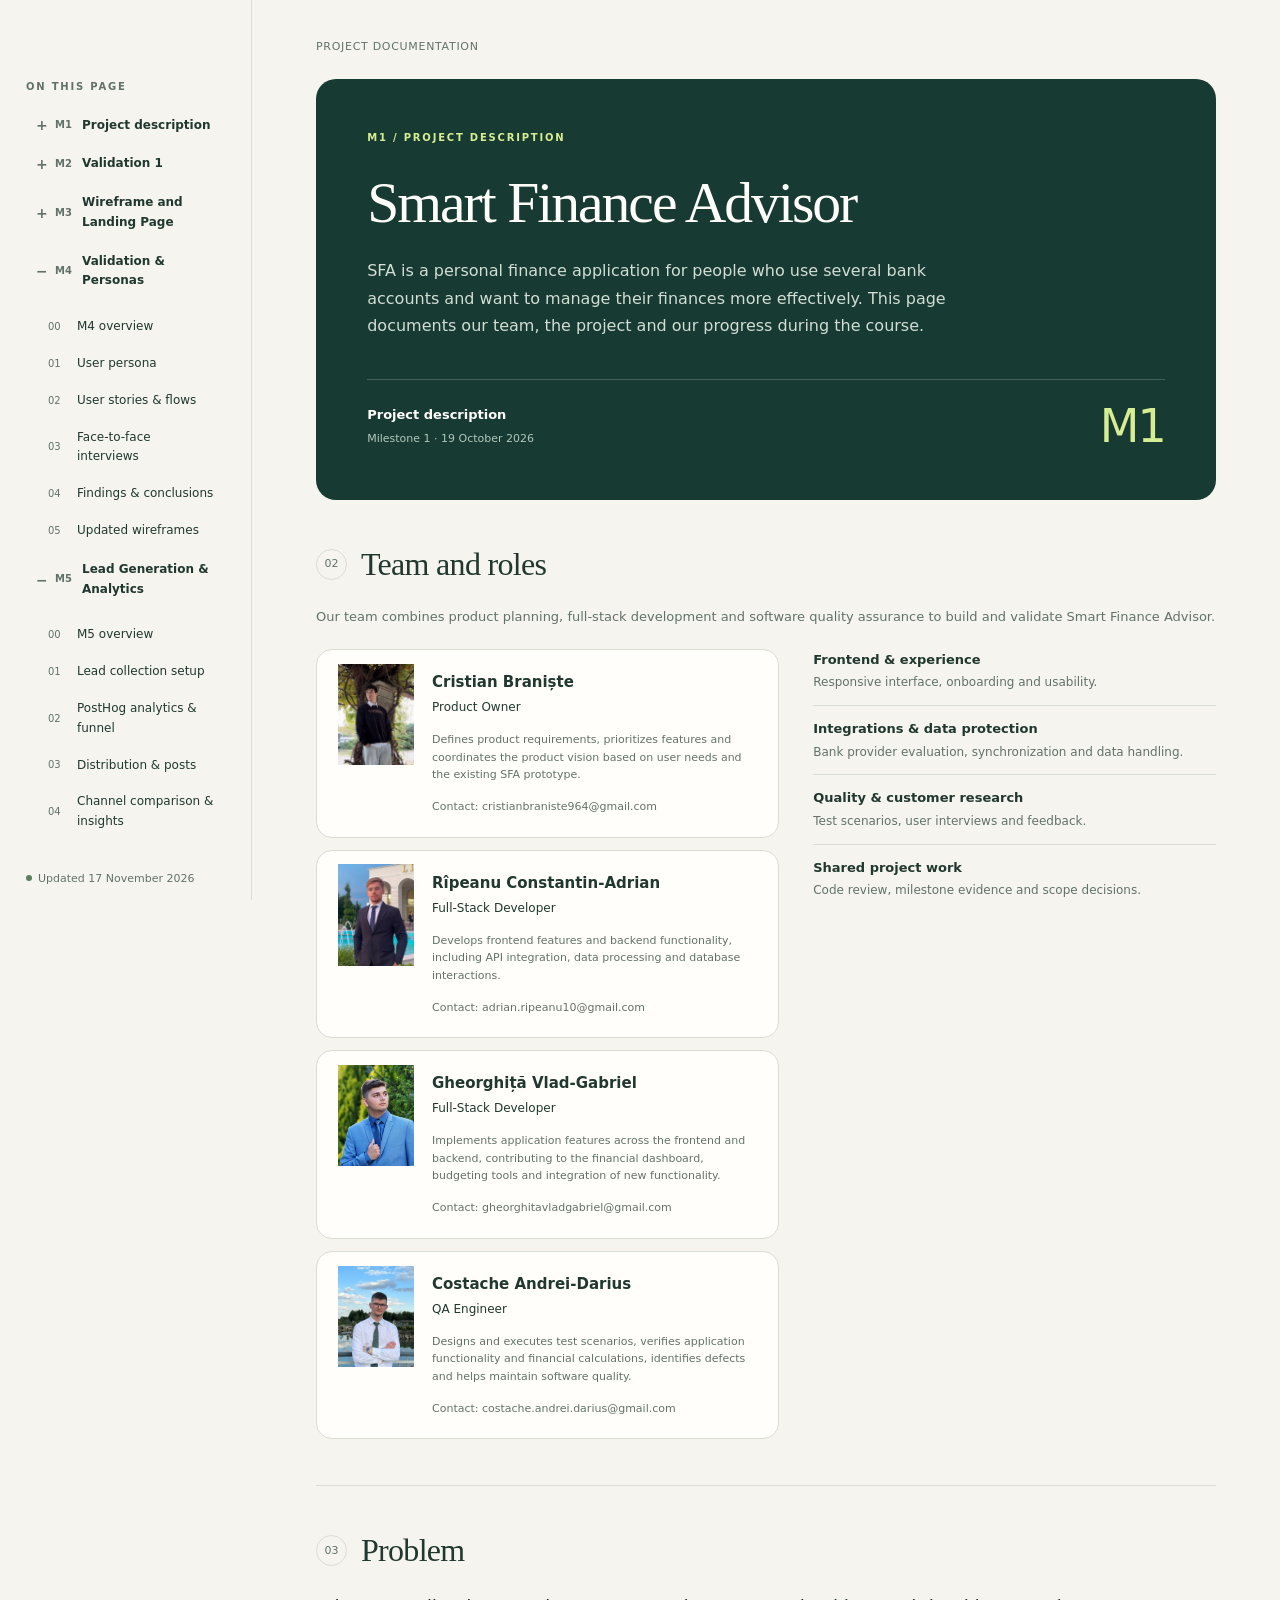
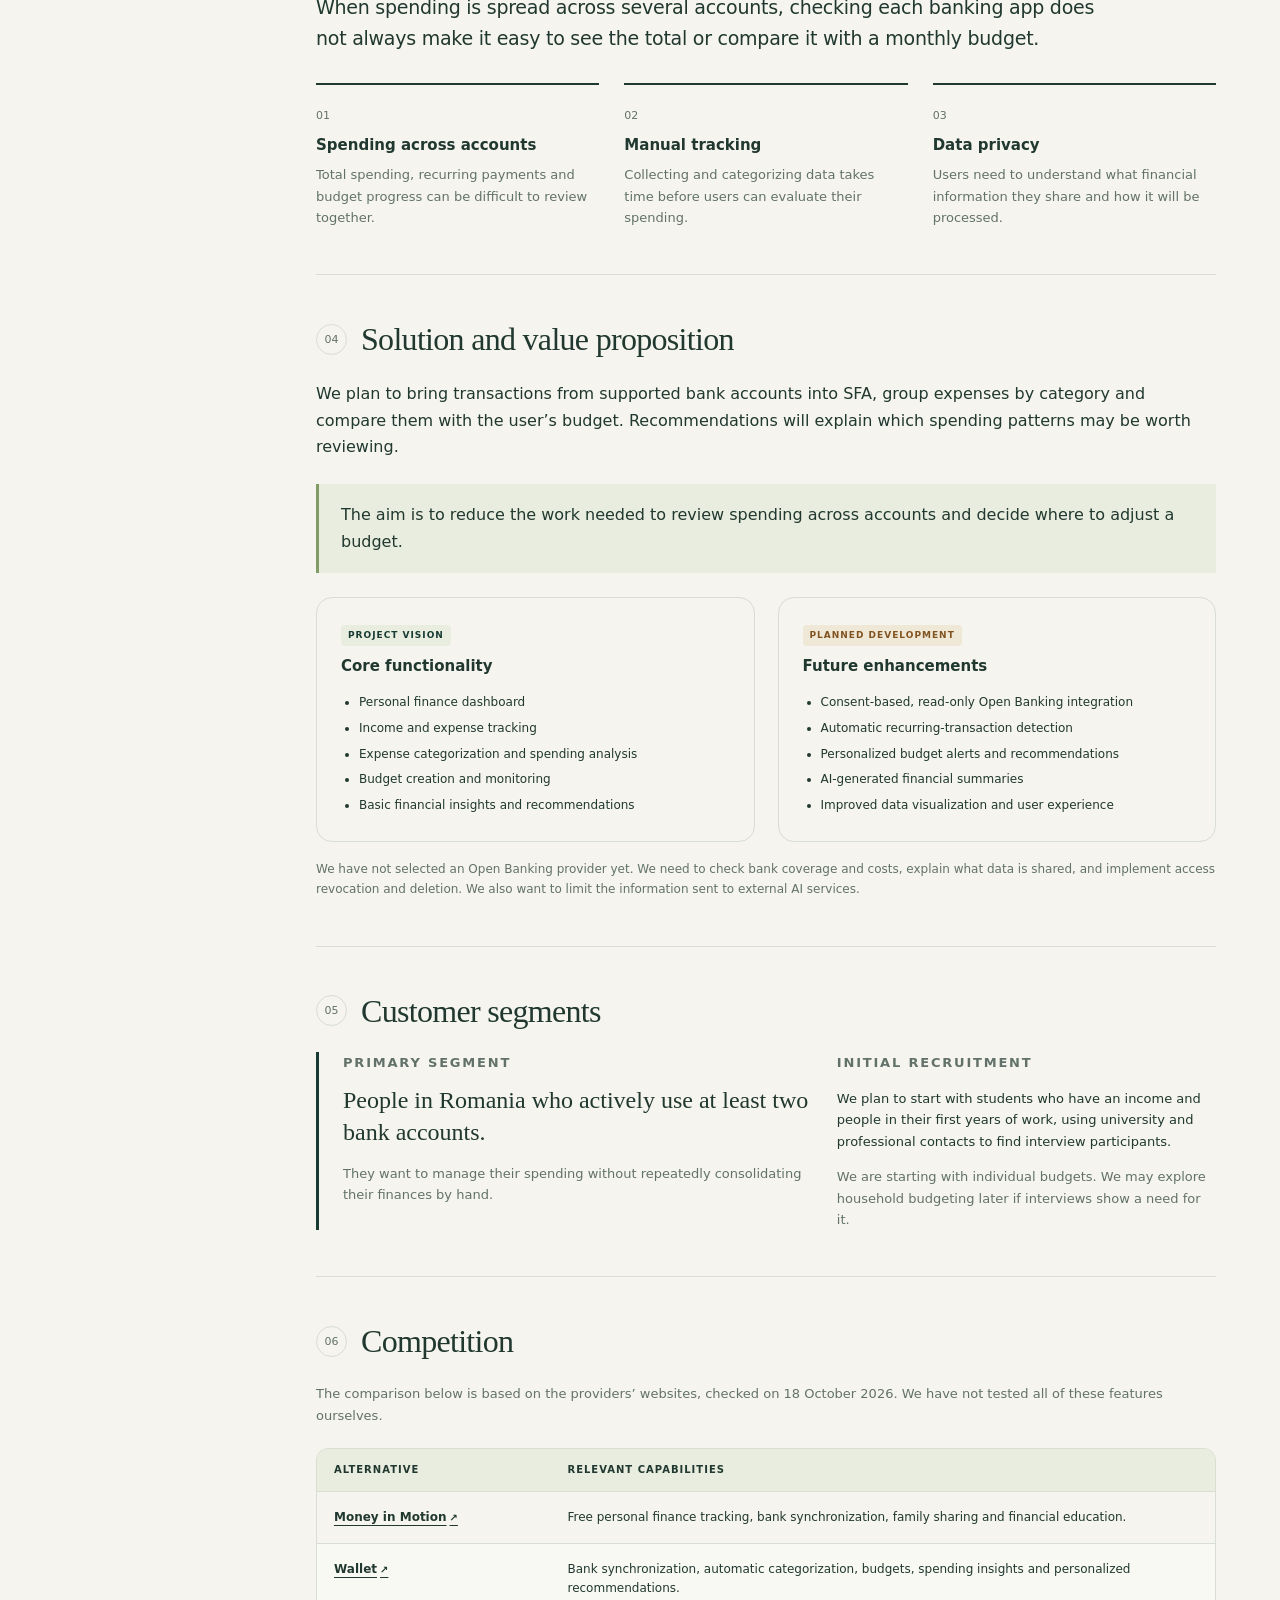
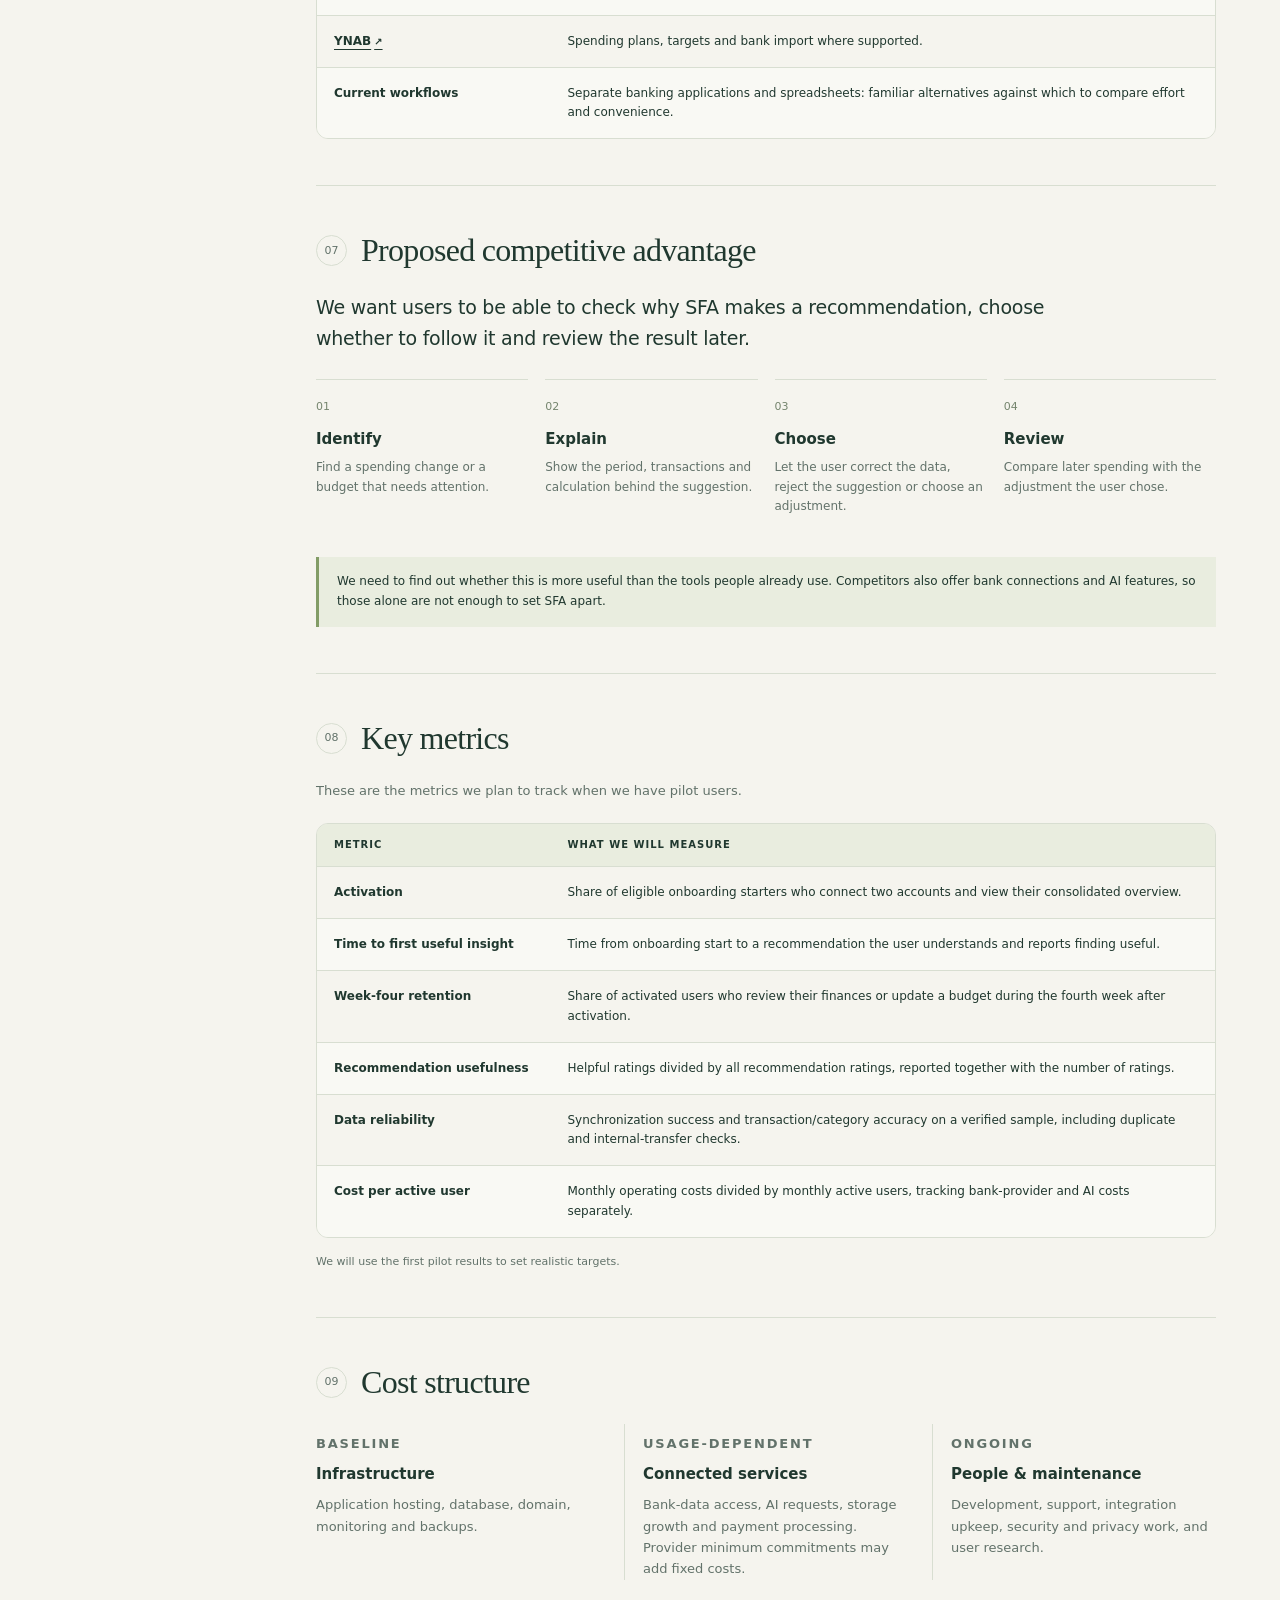
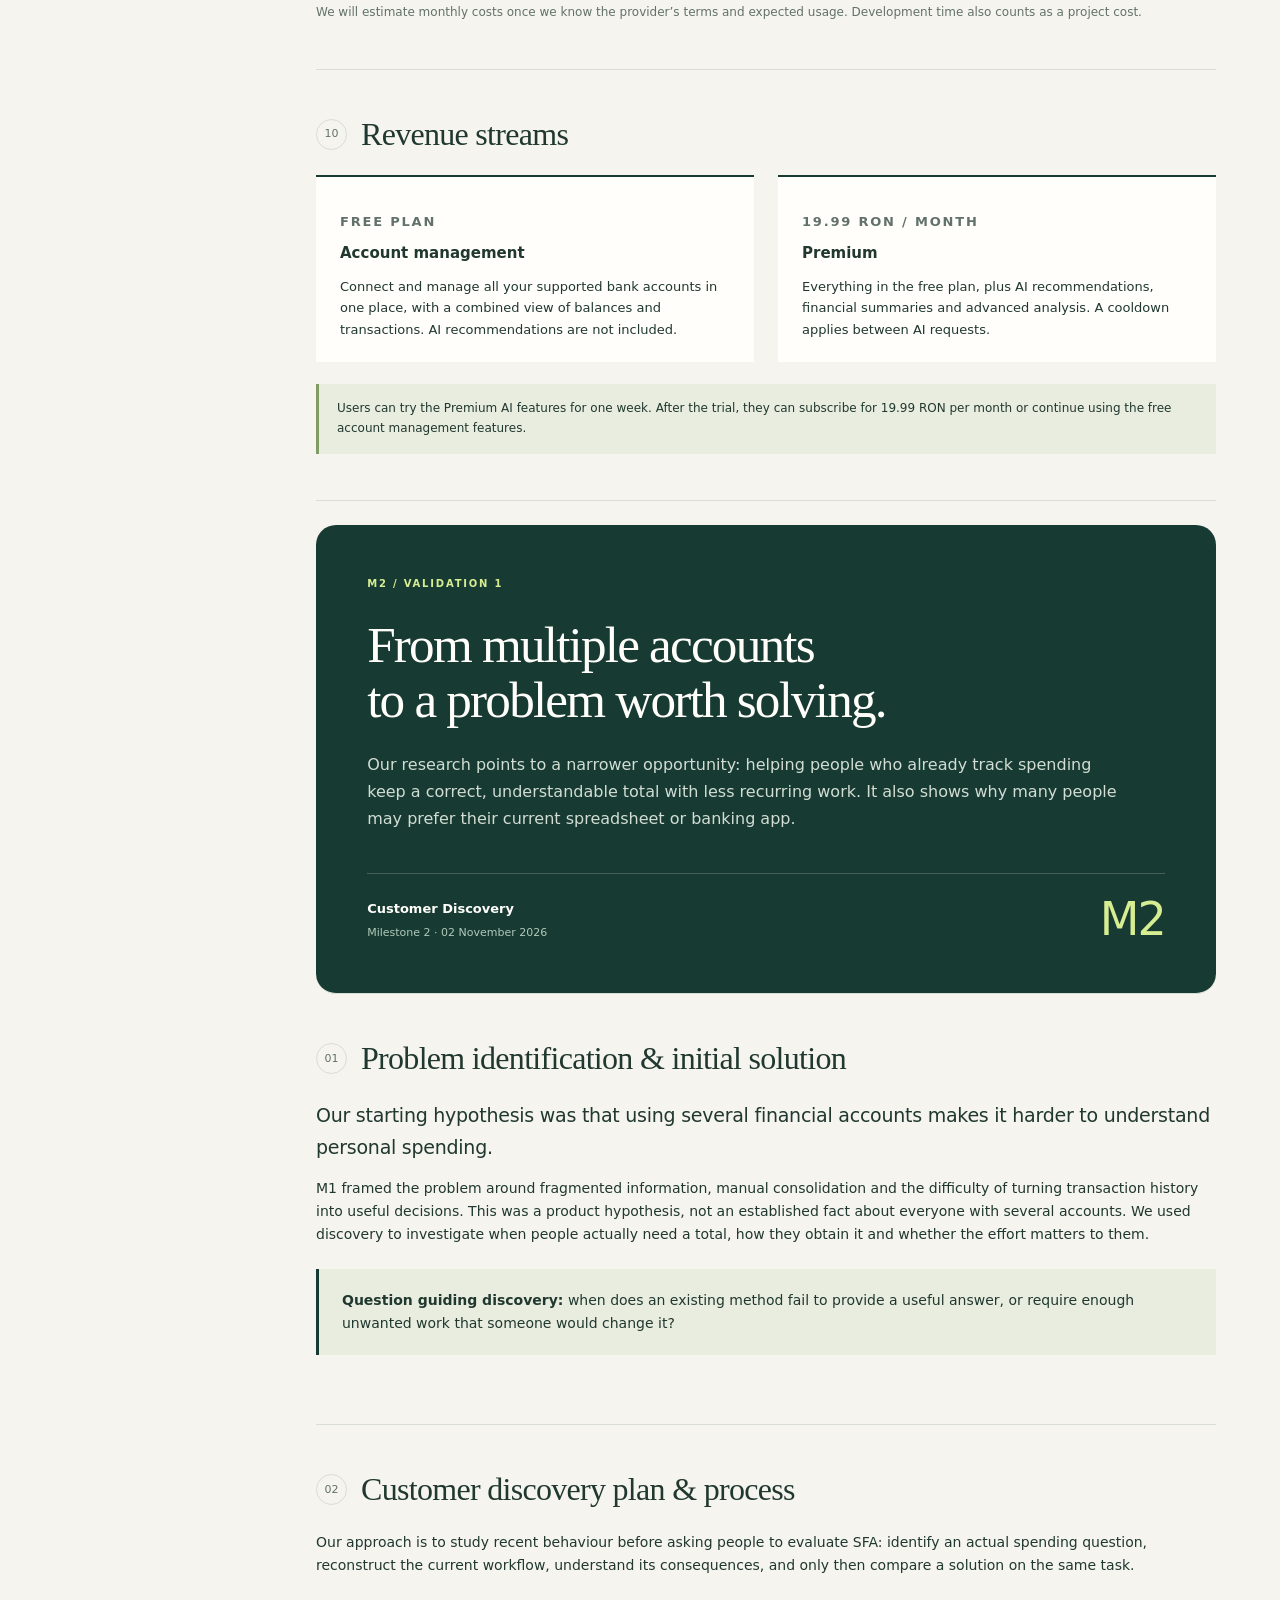
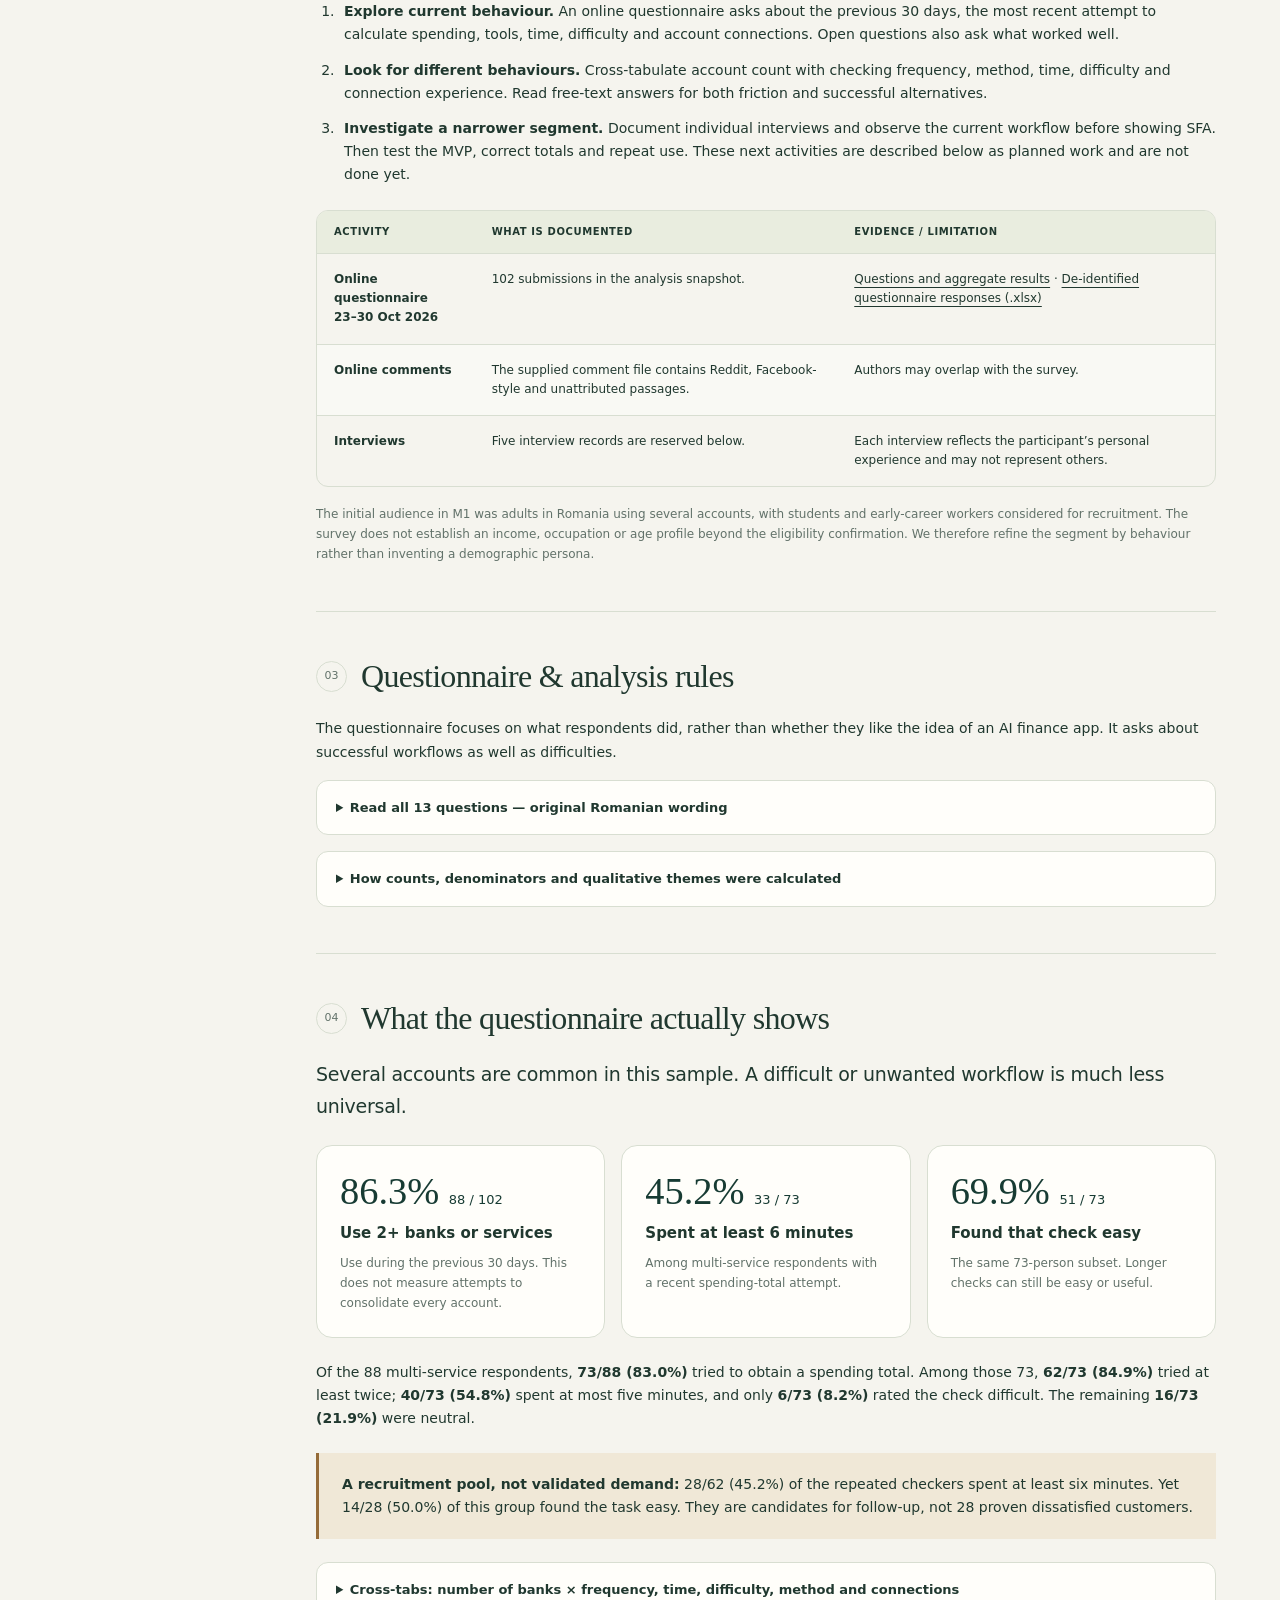
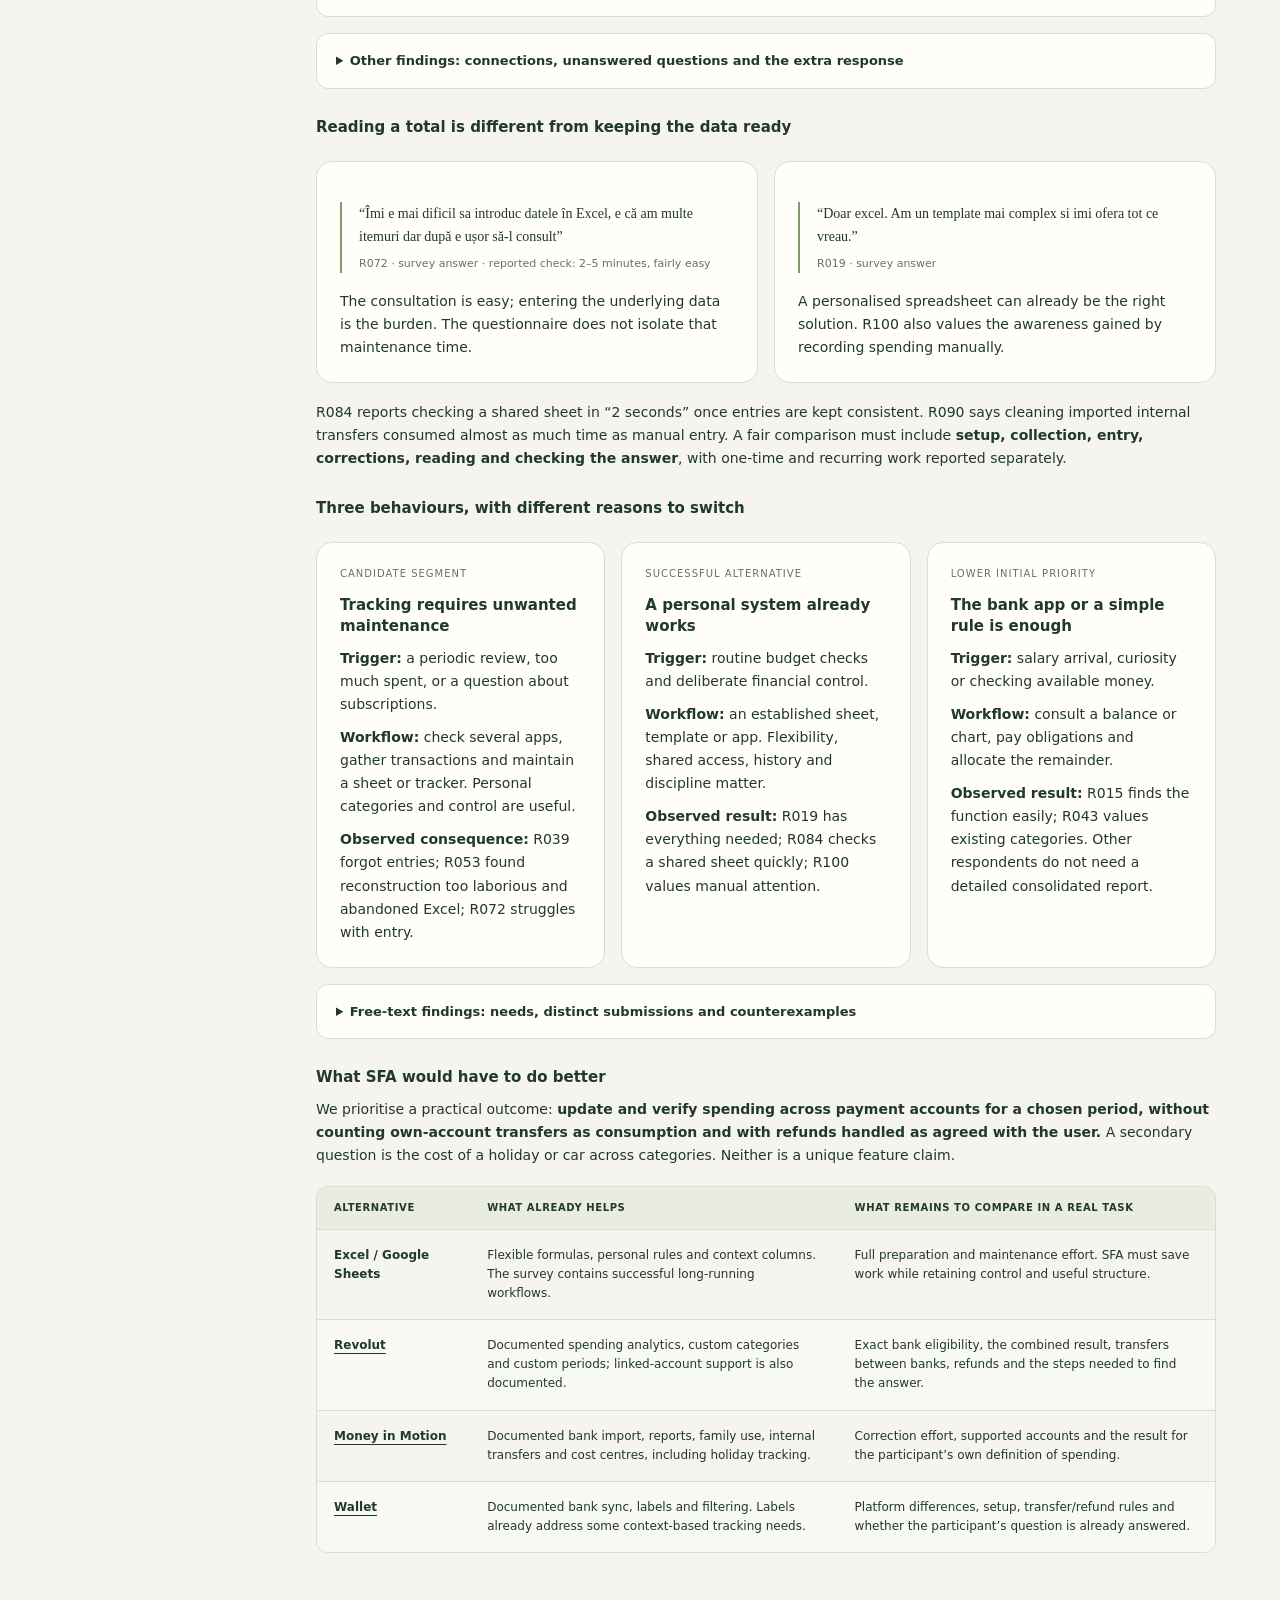
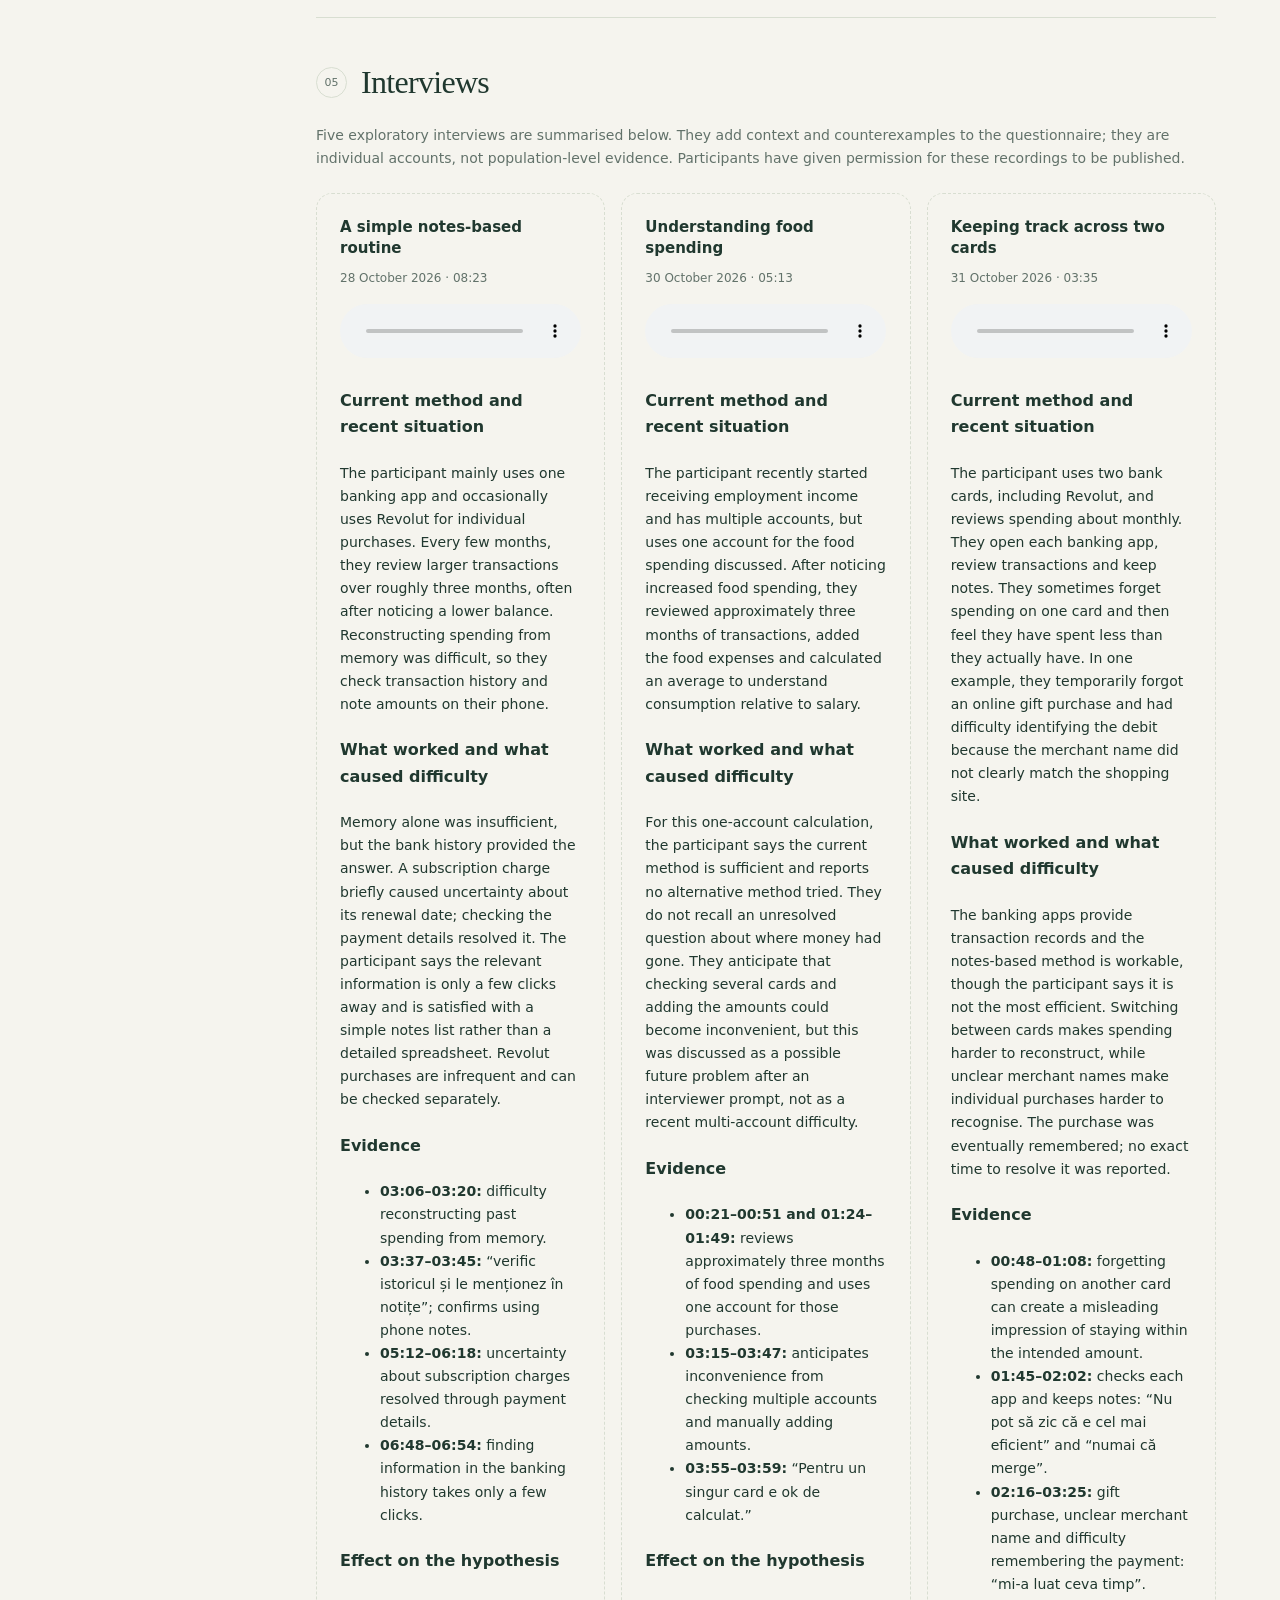
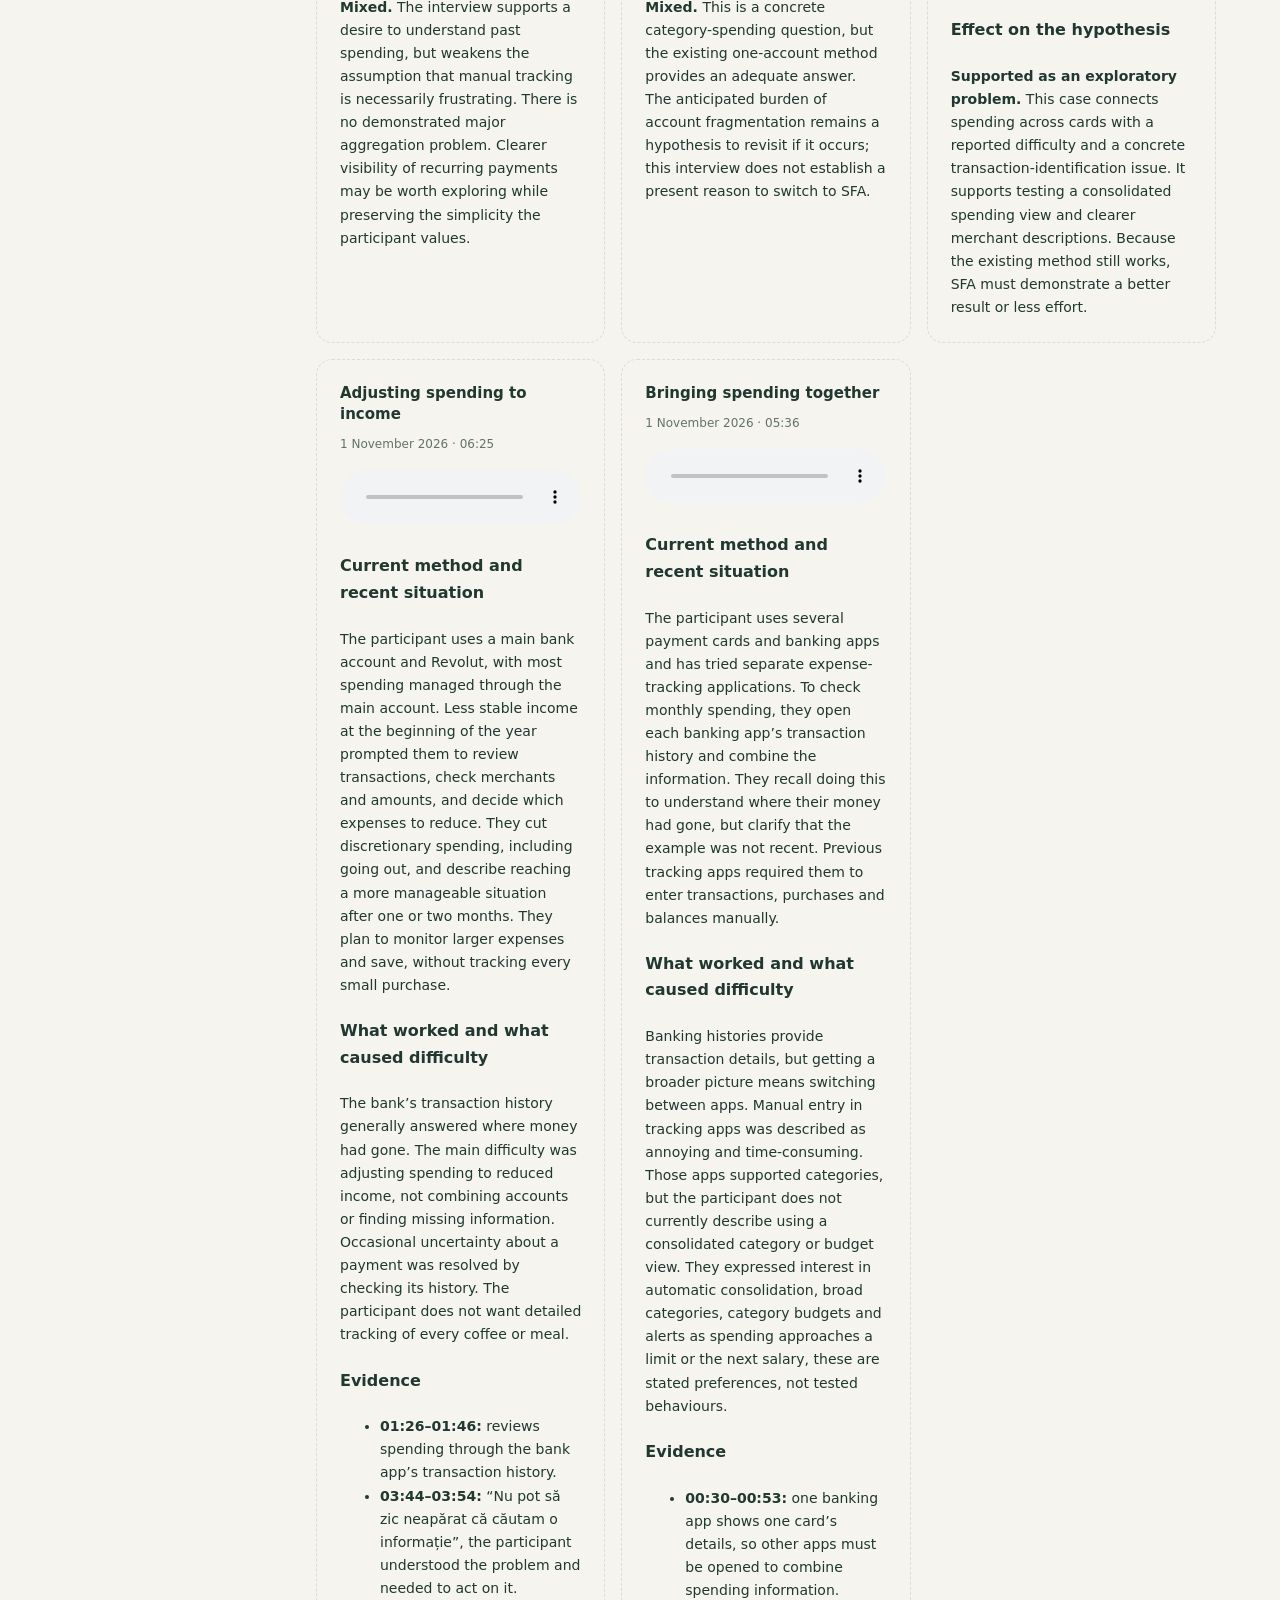
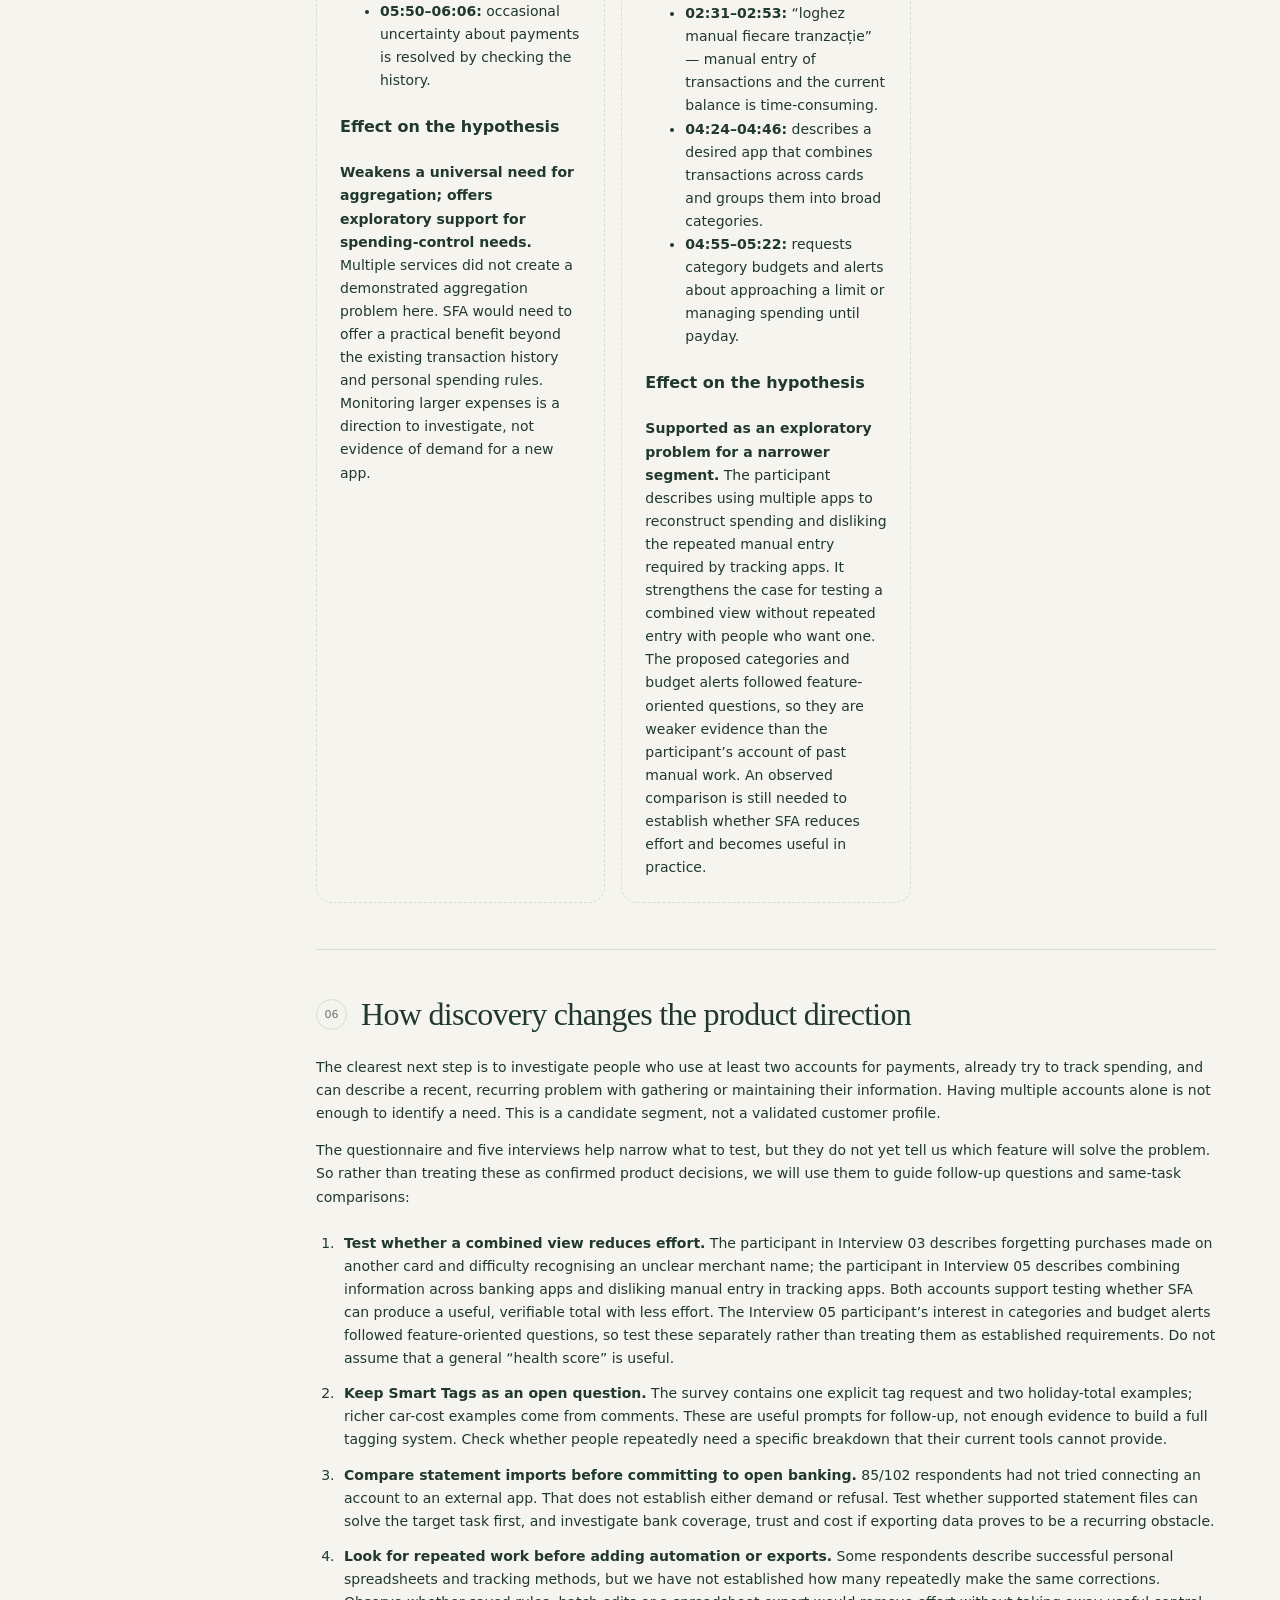
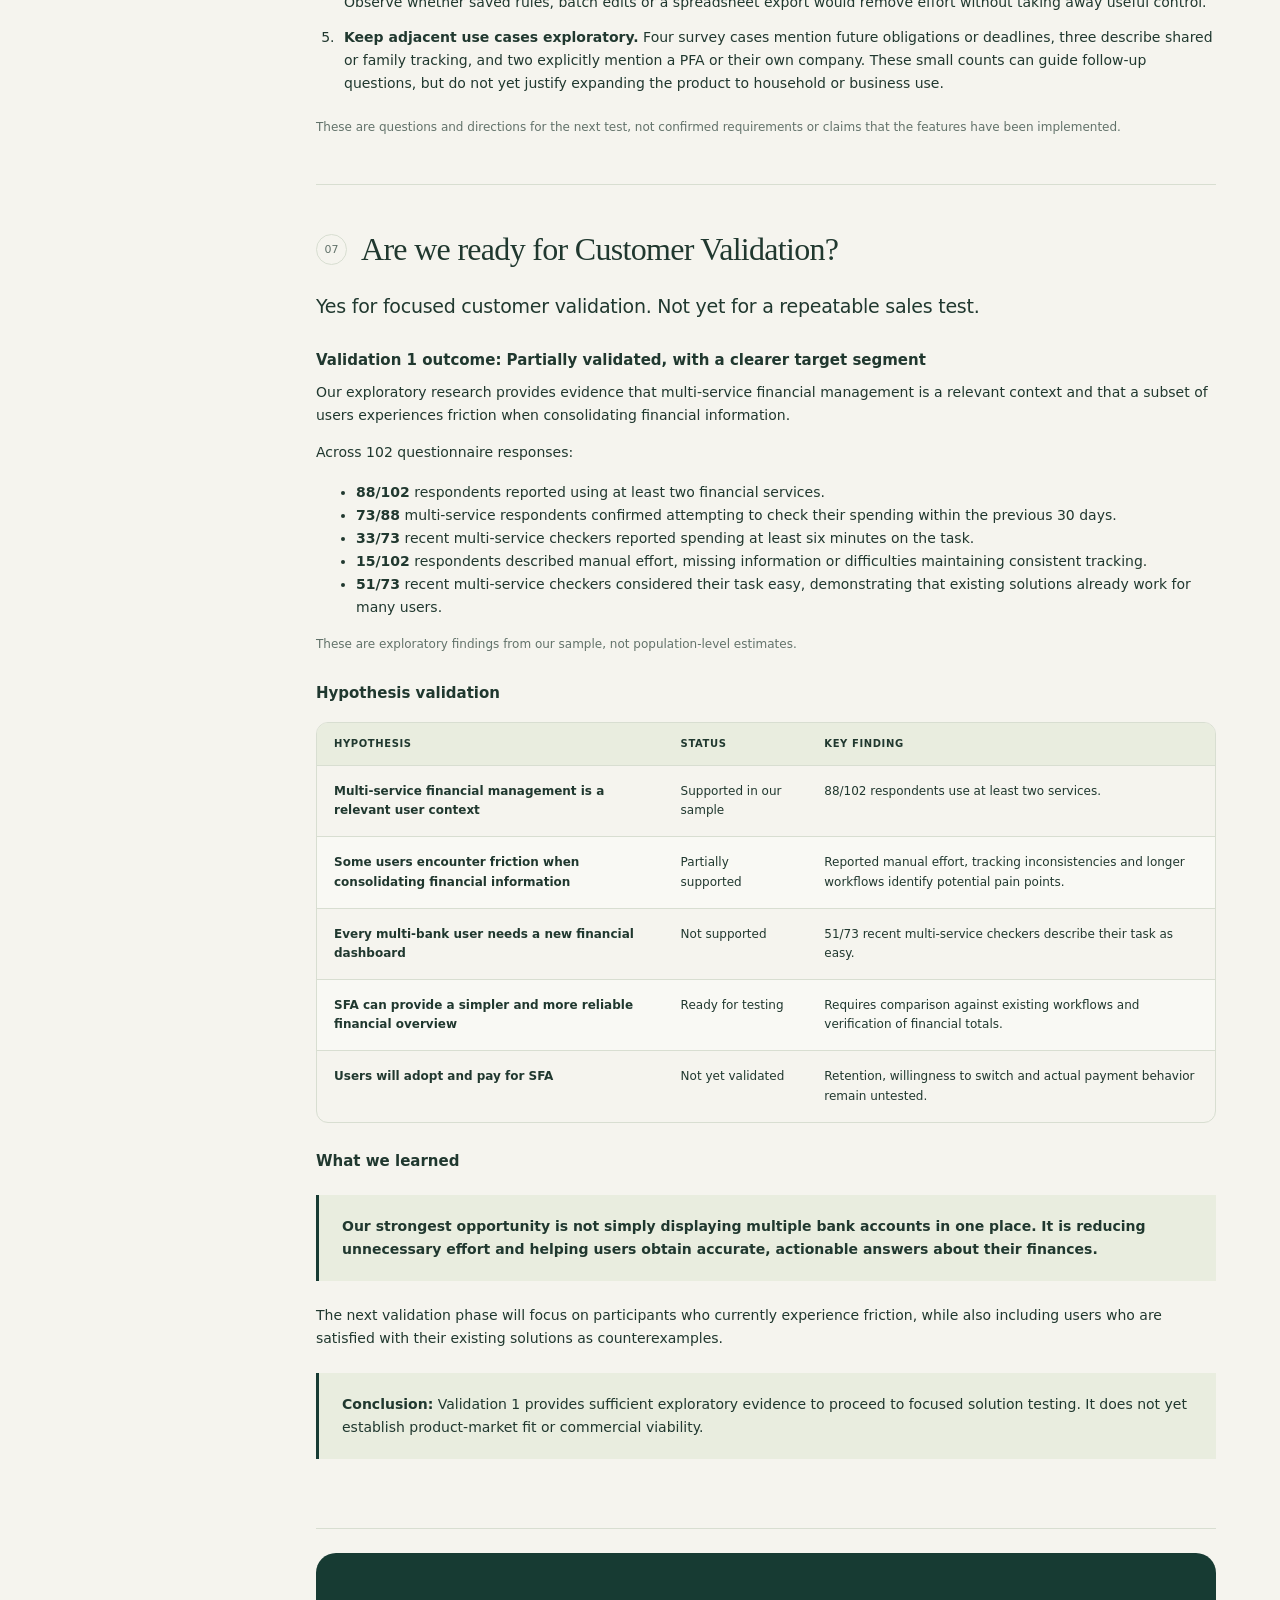
<file: index.html>
<!DOCTYPE html>
<html lang="en">

<head>
  <meta charset="utf-8">
  <meta name="viewport" content="width=device-width, initial-scale=1">
  <meta name="description"
    content="Smart Finance Advisor — Software Engineering project Fiki. Team, problem, solution, research, business model and milestone progress.">
  <meta name="theme-color" content="#173b33">
  <title>SFA — Project Fiki</title>
  <script>
    // Set the initial milestone before layout rendering.
    if (!window.location.hash) {
      window.history.replaceState(null, '', '#m5');
    }
  </script>
  <style>
    :root {
      --paper: #f5f4ee;
      --white: #fffefa;
      --ink: #20382f;
      --muted: #62726a;
      --green: #173b33;
      --accent: #d7ed91;
      --line: #d8ded1;
      --soft: #e9eddf;
      --amber: #805320;
      --radius: 16px
    }

    * {
      box-sizing: border-box
    }

    html {
      scroll-behavior: smooth;
      scroll-padding-top: 30px
    }

    body {
      margin: 0;
      background: var(--paper);
      color: var(--ink);
      font: 16px/1.65 ui-sans-serif, system-ui, -apple-system, BlinkMacSystemFont, "Segoe UI", sans-serif
    }

    a {
      color: inherit;
      text-underline-offset: 4px;
      text-decoration-thickness: 1px
    }

    a:hover {
      color: #386d54
    }

    a:focus-visible,
    summary:focus-visible {
      outline: 3px solid #47745b;
      outline-offset: 5px;
      border-radius: 3px
    }

    ::selection {
      background: var(--accent);
      color: var(--green)
    }

    p,
    h1,
    h2,
    h3 {
      margin: 0
    }

    p+p {
      margin-top: 14px
    }

    img {
      display: block;
      max-width: 100%
    }

    .skip {
      position: fixed;
      left: 20px;
      top: -80px;
      padding: 12px 20px;
      background: var(--accent);
      z-index: 20
    }

    .skip:focus {
      top: 20px
    }

    .rail {
      position: fixed;
      inset: 0 auto 0 0;
      width: 252px;
      padding: 38px 26px 24px;
      border-right: 1px solid var(--line);
      display: flex;
      flex-direction: column;
      background: var(--paper);
      overflow-y: auto
    }

    .brand {
      display: flex;
      align-items: center;
      gap: 11px;
      text-decoration: none
    }

    .brand-mark {
      width: 39px;
      height: 39px;
      background: var(--green);
      border-radius: 11px;
      color: var(--accent);
      display: grid;
      place-items: center;
      font-size: 16px;
      font-weight: 800;
      letter-spacing: -1px
    }

    .brand-name {
      font-weight: 750;
      font-size: 16px;
      letter-spacing: -.3px
    }

    .brand-sub {
      display: block;
      font-weight: 450;
      color: var(--muted);
      font-size: 11px;
      letter-spacing: .6px
    }

    .rail-label,
    .eyebrow,
    .section-kicker {
      font-size: 10px;
      letter-spacing: 1.8px;
      text-transform: uppercase;
      font-weight: 750
    }

    .rail-label {
      margin: 41px 0 12px;
      color: var(--muted)
    }

    .nav {
      display: grid;
      gap: 3px
    }

    .nav a {
      display: flex;
      align-items: center;
      gap: 12px;
      padding: 8px 10px;
      border-radius: 7px;
      text-decoration: none;
      font-size: 12px;
      transition: background .15s
    }

    .nav a:hover {
      background: var(--soft);
      color: var(--green)
    }

    .nav-group {
      margin: 0
    }

    .nav-group>summary {
      display: flex;
      align-items: center;
      gap: 10px;
      padding: 8px 10px;
      border-radius: 7px;
      font-size: 12px;
      list-style: none;
      cursor: pointer
    }

    .nav-group>summary::-webkit-details-marker {
      display: none
    }

    .nav-group>summary:before {
      content: "+";
      width: 9px;
      color: var(--muted);
      font-size: 14px;
      line-height: 1
    }

    .nav-group[open]>summary:before {
      content: "−"
    }

    .nav-group>summary:hover {
      background: var(--soft);
      color: var(--green)
    }

    .nav-group .nav-children {
      display: grid;
      gap: 1px;
      padding-left: 12px
    }

    .nav span {
      font-size: 10px;
      color: var(--muted);
      font-variant-numeric: tabular-nums;
      min-width: 17px
    }

    .rail-bottom {
      margin-top: auto;
      padding-top: 30px;
      font-size: 11px;
      color: var(--muted)
    }

    .rail-bottom strong {
      display: block;
      color: var(--ink);
      font-weight: 650;
      margin: 5px 0
    }

    .status-dot {
      display: inline-block;
      width: 6px;
      height: 6px;
      background: #5b805e;
      border-radius: 50%;
      margin-right: 6px;
      vertical-align: 1px
    }

    .mobile-header {
      display: none
    }

    main {
      margin-left: 252px;
      padding: 38px clamp(25px, 5vw, 82px) 0;
      width: auto
    }

    .page-top {
      display: flex;
      justify-content: space-between;
      align-items: center;
      gap: 15px;
      margin-bottom: 23px;
      font-size: 11px;
      color: var(--muted)
    }

    .page-top .crumb {
      letter-spacing: .7px;
      text-transform: uppercase
    }

    .pill {
      display: inline-flex;
      align-items: center;
      gap: 7px;
      padding: 5px 10px;
      border: 1px solid var(--line);
      border-radius: 99px;
      font-size: 10px;
      font-weight: 650;
      white-space: nowrap
    }

    .hero {
      background: var(--green);
      color: var(--white);
      border-radius: 20px;
      padding: clamp(26px, 4vw, 54px);
      position: relative;
      overflow: hidden
    }

    .hero .eyebrow {
      color: var(--accent)
    }

    .hero h1 {
      font-family: Georgia, "Times New Roman", serif;
      font-size: clamp(40px, 4.5vw, 67px);
      font-weight: 400;
      line-height: 1.07;
      letter-spacing: -2px;
      max-width: 720px;
      margin-top: 25px
    }

    .hero .intro {
      max-width: 600px;
      margin-top: 24px;
      color: #d2ddd3;
      font-size: 16px;
      line-height: 1.7
    }

    .hero-footer {
      display: flex;
      justify-content: space-between;
      align-items: end;
      gap: 24px;
      margin-top: 40px;
      padding-top: 21px;
      border-top: 1px solid #426056
    }

    .hero-footer strong {
      font-size: 13px;
      font-weight: 550
    }

    .hero-footer small {
      display: block;
      color: #b1c8b9;
      font-size: 11px;
      margin-top: 3px
    }

    .hero-index {
      color: var(--accent);
      font-size: 46px;
      font-weight: 350;
      line-height: 1;
      letter-spacing: -2px
    }

    .context-strip {
      display: grid;
      grid-template-columns: 1fr 1fr 1fr;
      border-bottom: 1px solid var(--line);
      padding: 24px 0;
      margin-bottom: 12px
    }

    .context-strip>div {
      padding: 0 21px;
      border-left: 1px solid var(--line)
    }

    .context-strip>div:first-child {
      padding-left: 0;
      border-left: 0
    }

    .context-strip span {
      display: block;
      font-size: 10px;
      color: var(--muted);
      text-transform: uppercase;
      letter-spacing: 1px;
      margin-bottom: 5px
    }

    .context-strip strong {
      font-size: 13px;
      font-weight: 650
    }

    section {
      padding: 46px 0;
      border-bottom: 1px solid var(--line);
      scroll-margin-top: 25px
    }

    section:target .section-number {
      background: var(--green);
      color: var(--accent)
    }

    .section-head {
      display: flex;
      align-items: center;
      gap: 14px;
      margin-bottom: 23px
    }

    .section-number {
      width: 31px;
      height: 31px;
      border: 1px solid var(--line);
      border-radius: 50%;
      display: grid;
      place-items: center;
      color: var(--muted);
      font-size: 11px;
      font-variant-numeric: tabular-nums;
      flex: none;
      transition: background .15s
    }

    h2 {
      font: 400 clamp(27px, 2.5vw, 36px)/1.15 Georgia, "Times New Roman", serif;
      letter-spacing: -.7px
    }

    h3 {
      font-size: 15px;
      font-weight: 700;
      line-height: 1.4
    }

    .lead {
      font-size: 19px;
      line-height: 1.65;
      max-width: 790px;
      letter-spacing: -.25px
    }

    .muted {
      color: var(--muted)
    }

    .small {
      font-size: 12px
    }

    .intro-note {
      color: var(--muted);
      font-size: 13px;
      margin-bottom: 22px
    }

    .two-col {
      display: grid;
      grid-template-columns: 1fr 1fr;
      gap: 30px
    }

    .team-layout {
      display: grid;
      grid-template-columns: 1.15fr 1fr;
      gap: 34px
    }

    .team-list {
      display: grid;
      gap: 12px
    }

    .team-member {
      display: flex;
      gap: 18px;
      padding: 21px;
      background: var(--white);
      border: 1px solid var(--line);
      border-radius: var(--radius)
    }

    .portrait {
      width: 76px;
      height: 87px;
      flex: none;
      background: #e3e7d9;
      border-radius: 10px;
      display: flex;
      flex-direction: column;
      align-items: center;
      justify-content: center
    }

    .portrait strong {
      font: 400 26px/1.2 Georgia, serif
    }

    .portrait span {
      font-size: 9px;
      color: var(--muted);
      margin-top: 6px
    }

    .member-details {
      min-width: 0;
      overflow-wrap: anywhere
    }

    .member-details h3 {
      margin: 1px 0 5px
    }

    .member-details p {
      font-size: 11px;
      line-height: 1.6
    }

    .member-details .role {
      font-size: 12px;
      margin-bottom: 6px
    }

    .placeholder {
      border-style: dashed;
      background: transparent
    }

    .placeholder h3 {
      font-size: 13px
    }

    .role-list {
      margin: 0;
      padding: 0;
      list-style: none
    }

    .role-list li {
      padding: 12px 0;
      border-bottom: 1px solid var(--line);
      font-size: 12px
    }

    .role-list li:first-child {
      padding-top: 0
    }

    .role-list li:last-child {
      border-bottom: 0
    }

    .role-list strong {
      display: block;
      font-size: 13px;
      margin-bottom: 3px
    }

    .note {
      margin-top: 22px;
      padding: 15px 18px;
      border-left: 3px solid #829c66;
      background: var(--soft);
      font-size: 12px
    }

    .note strong {
      font-weight: 750
    }

    .problem-list {
      display: grid;
      grid-template-columns: repeat(3, 1fr);
      gap: 25px;
      margin-top: 28px
    }

    .problem-item {
      padding-top: 16px;
      border-top: 2px solid var(--ink)
    }

    .problem-item span {
      font-size: 11px;
      color: var(--muted)
    }

    .problem-item h3 {
      margin: 8px 0
    }

    .problem-item p {
      font-size: 13px;
      color: var(--muted)
    }

    .value {
      margin: 24px 0;
      padding: 18px 22px;
      background: var(--soft);
      border-left: 3px solid #829c66;
      font-size: 16px;
      line-height: 1.65
    }

    .scope {
      display: grid;
      grid-template-columns: 1fr 1fr;
      gap: 23px
    }

    .scope-block {
      padding: 22px 24px;
      border: 1px solid var(--line);
      border-radius: var(--radius)
    }

    .tag {
      display: inline-block;
      font-size: 9px;
      text-transform: uppercase;
      letter-spacing: 1px;
      border-radius: 4px;
      background: var(--soft);
      padding: 3px 7px;
      font-weight: 700;
      color: var(--green);
      margin-bottom: 10px
    }

    .tag.planned {
      color: var(--amber);
      background: #f0e8d7
    }

    .scope-block ul {
      padding-left: 18px;
      margin: 13px 0 0;
      font-size: 12px
    }

    .scope-block li {
      padding: 3px 0
    }

    .audience {
      display: grid;
      grid-template-columns: 1.3fr 1fr;
      gap: 28px
    }

    .audience-main {
      border-left: 3px solid var(--green);
      padding-left: 24px
    }

    .audience-main h3 {
      font: 400 24px/1.35 Georgia, serif;
      margin-bottom: 14px
    }

    .audience p {
      font-size: 13px
    }

    .audience .section-kicker {
      color: var(--muted);
      margin-bottom: 10px
    }

    .table-wrap {
      overflow: auto;
      border: 1px solid var(--line);
      border-radius: 12px;
      max-width: 1600px
    }

    table {
      border-collapse: collapse;
      width: 100%;
      font-size: 12px;
      line-height: 1.6
    }

    th {
      text-align: left;
      background: var(--soft);
      font-size: 10px;
      letter-spacing: 1px;
      text-transform: uppercase;
      font-weight: 700;
      padding: 13px 17px
    }

    td {
      padding: 16px 17px;
      vertical-align: top;
      border-top: 1px solid var(--line)
    }

    td:first-child {
      font-weight: 650;
      min-width: 170px;
      width: 26%
    }

    tbody tr:nth-child(even) {
      background: #f9f9f4
    }

    .external {
      font-size: 10px;
      padding-left: 3px
    }

    .method {
      counter-reset: steps;
      margin: 24px 0 0;
      padding: 0;
      list-style: none;
      display: grid;
      grid-template-columns: repeat(4, 1fr);
      gap: 17px
    }

    .method li {
      counter-increment: steps;
      padding: 18px 0;
      border-top: 1px solid var(--line)
    }

    .method li:before {
      content: "0" counter(steps);
      display: block;
      color: #75856e;
      font-size: 11px;
      margin-bottom: 13px
    }

    .method h3 {
      margin-bottom: 8px
    }

    .method p {
      font-size: 12px;
      color: var(--muted)
    }

    .metric-note {
      margin-top: 15px;
      font-size: 11px;
      color: var(--muted)
    }

    .costs {
      display: grid;
      grid-template-columns: repeat(3, 1fr);
      gap: 24px
    }

    .costs>div {
      border-left: 1px solid var(--line);
      padding-left: 18px
    }

    .costs>div:first-child {
      border-left: 0;
      padding-left: 0
    }

    .costs .section-kicker {
      color: var(--muted);
      margin-bottom: 10px
    }

    .costs p {
      font-size: 13px;
      margin-top: 9px
    }

    .revenue {
      display: grid;
      grid-template-columns: 1fr 1fr;
      gap: 24px
    }

    .revenue>div {
      padding: 22px 24px;
      border-top: 2px solid var(--green);
      background: var(--white)
    }

    .revenue .section-kicker {
      color: var(--muted);
      margin-bottom: 10px
    }

    .revenue p {
      font-size: 13px;
      margin-top: 12px
    }

    details {
      margin-top: 14px;
      font-size: 12px
    }

    summary {
      cursor: pointer;
      font-weight: 650;
      text-underline-offset: 4px
    }

    details[open] summary {
      margin-bottom: 10px
    }

    details ul {
      margin: 0;
      padding-left: 18px
    }

    .source-list {
      display: flex;
      flex-wrap: wrap;
      gap: 8px 20px;
      list-style: none;
      margin: 12px 0 0;
      padding: 0;
      font-size: 11px
    }

    footer {
      padding: 28px 0 35px;
      display: flex;
      justify-content: space-between;
      gap: 20px;
      font-size: 11px;
      color: var(--muted)
    }

    footer a {
      white-space: nowrap
    }

    @media(max-width:1100px) {
      .rail {
        width: 217px;
        padding: 30px 18px
      }

      main {
        margin-left: 217px;
        padding-left: 30px;
        padding-right: 30px
      }

      .hero h1 {
        font-size: 47px
      }

      .team-layout {
        grid-template-columns: 1fr
      }

      .role-list {
        display: grid;
        grid-template-columns: 1fr 1fr;
        column-gap: 26px
      }

      .role-list li:nth-child(2) {
        padding-top: 0
      }

      .method {
        grid-template-columns: 1fr 1fr
      }
    }

    @media(max-width:760px) {
      html {
        scroll-padding-top: 90px
      }

      .rail {
        display: none
      }

      .mobile-header {
        position: sticky;
        top: 0;
        display: flex;
        align-items: center;
        justify-content: space-between;
        gap: 15px;
        padding: 12px 20px;
        background: var(--paper);
        border-bottom: 1px solid var(--line);
        z-index: 10
      }

      .mobile-header .brand-mark {
        width: 32px;
        height: 32px;
        border-radius: 8px;
        font-size: 13px
      }

      .mobile-header .brand-name {
        font-size: 13px
      }

      .mobile-header .brand-sub {
        font-size: 9px
      }

      .mobile-menu {
        margin: 0
      }

      .mobile-menu summary {
        padding: 7px 10px;
        border: 1px solid var(--line);
        border-radius: 6px;
        font-size: 11px;
        list-style: none
      }

      .mobile-menu summary::-webkit-details-marker {
        display: none
      }

      .mobile-menu[open] summary {
        margin: 0;
        background: var(--soft)
      }

      .mobile-menu nav {
        position: absolute;
        top: 64px;
        left: 0;
        right: 0;
        background: var(--paper);
        padding: 14px 20px;
        border-bottom: 1px solid var(--line);
        box-shadow: 0 12px 20px #173b3310;
        display: block
      }

      .mobile-menu nav a {
        font-size: 12px;
        padding: 7px;
        text-decoration: none
      }

      main {
        margin: 0;
        padding: 23px 20px 0
      }

      .page-top {
        font-size: 9px;
        margin-bottom: 17px;
        align-items: start
      }

      .page-top .crumb {
        max-width: 160px
      }

      .pill {
        font-size: 9px;
        padding: 4px 8px
      }

      .hero {
        padding: 29px 25px;
        border-radius: 15px
      }

      .hero h1 {
        font-size: 42px;
        letter-spacing: -1.4px
      }

      .hero .intro {
        font-size: 14px
      }

      .hero-footer {
        margin-top: 30px
      }

      .hero-footer strong {
        font-size: 11px
      }

      .hero-footer small {
        font-size: 9px
      }

      .hero-index {
        font-size: 37px
      }

      .context-strip {
        gap: 13px
      }

      .context-strip>div {
        padding: 0 0 0 13px
      }

      .context-strip span {
        font-size: 8px;
        letter-spacing: .6px
      }

      .context-strip strong {
        font-size: 11px;
        line-height: 1.5;
        display: block
      }

      section {
        padding: 33px 0;
        scroll-margin-top: 85px
      }

      .section-head {
        gap: 11px;
        margin-bottom: 19px
      }

      h2 {
        font-size: 29px
      }

      .lead {
        font-size: 17px
      }

      .problem-list,
      .scope,
      .audience,
      .two-col,
      .costs,
      .revenue {
        grid-template-columns: 1fr
      }

      .problem-list {
        gap: 19px;
        margin-top: 23px
      }

      .problem-item {
        padding-top: 12px
      }

      .problem-item h3 {
        margin: 5px 0
      }

      .team-layout {
        gap: 23px
      }

      .role-list {
        display: block
      }

      .role-list li:nth-child(2) {
        padding-top: 12px
      }

      .team-member {
        padding: 17px
      }

      .portrait {
        width: 60px;
        height: 76px
      }

      .value {
        font-size: 15px;
        padding: 18px
      }

      .scope-block {
        padding: 20px
      }

      .method {
        gap: 13px
      }

      .method p {
        font-size: 11px
      }

      .table-wrap {
        border-radius: 8px
      }

      td:first-child {
        min-width: 130px
      }

      td,
      th {
        padding: 13px
      }

      .costs {
        gap: 20px
      }

      .costs>div {
        border: 0;
        border-top: 1px solid var(--line);
        padding: 16px 0 0
      }

      .costs>div:first-child {
        border: 0;
        padding: 0
      }

      footer {
        flex-direction: column;
        gap: 6px
      }
    }

    @media(prefers-reduced-motion:reduce) {
      html {
        scroll-behavior: auto
      }

      * {
        transition: none !important
      }
    }

    @media print {
      body {
        background: white;
        font-size: 10pt;
        color: #17251d
      }

      .rail,
      .mobile-header,
      .page-top,
      .skip,
      footer a {
        display: none
      }

      main {
        margin: 0;
        padding: 0;
        max-width: none
      }

      .hero {
        background: #eef1e5 !important;
        color: #17251d;
        padding: 22px;
        border: 1px solid #cbd3c2
      }

      .hero .eyebrow,
      .hero .intro,
      .hero-footer small,
      .hero-index {
        color: #263f2f
      }

      .hero h1 {
        font-size: 32pt
      }

      .hero-footer {
        margin-top: 18px;
        border-color: #cbd3c2
      }

      section {
        padding: 22px 0;
        break-inside: auto
      }

      h2,
      h3,
      .section-head {
        break-after: avoid
      }

      .team-member,
      .scope-block,
      .note {
        break-inside: avoid
      }

      .table-wrap {
        overflow: visible
      }

      th,
      td {
        padding: 8px
      }

      a {
        text-decoration: none
      }

      .source-list a {
        text-decoration: underline
      }

      .context-strip {
        padding: 15px 0
      }
    }

    /* START M2 CSS */
    /* M2 additions. Existing M1 styles remain unchanged. */
    .m2-section {
      max-width: 1600px;
    }

    .m2-section>p,
    .m2-section>.m2-subsection>p {
      max-width: 900px;
    }

    .m2-section .section-head {
      align-items: flex-start;
    }

    .m2-section .section-number {
      margin-top: 3px;
    }

    .m2-section h3 {
      margin-bottom: 10px;
    }

    .m2-section p,
    .m2-section li {
      font-size: 14px;
    }

    .m2-section .lead {
      font-size: 19px;
    }

    .m2-section .small,
    .m2-section .small p {
      font-size: 12px;
    }

    .m2-section .m2-subsection {
      margin-top: 28px;
    }

    .m2-section .table-wrap {
      margin: 18px 0;
    }

    .m2-section table {
      font-size: 12px;
    }

    .m2-section td:first-child {
      min-width: 135px;
      width: auto;
    }

    .m2-section th {
      letter-spacing: .6px;
    }

    .m2-section caption {
      padding: 12px 16px;
      text-align: left;
      font-weight: 650;
      background: var(--soft);
    }

    .m2-section .m2-wide-table {
      min-width: 670px;
    }

    .m2-section .m2-detail {
      padding: 16px 19px;
      border: 1px solid var(--line);
      border-radius: 12px;
      background: var(--white);
      margin-top: 16px;
    }

    .m2-section .m2-detail>summary {
      font-size: 13px;
    }

    .m2-section .m2-detail[open]>summary {
      margin-bottom: 18px;
    }

    .m2-section .m2-detail li+li {
      margin-top: 12px;
    }

    .m2-section .m2-detail ol {
      padding-left: 23px;
    }

    .m2-section .m2-detail .table-wrap {
      background: var(--paper);
    }

    .m2-grid {
      display: grid;
      grid-template-columns: repeat(3, minmax(0, 1fr));
      gap: 16px;
      margin-top: 23px;
    }

    .m2-card {
      border: 1px solid var(--line);
      border-radius: var(--radius);
      padding: 23px;
      background: var(--white);
      min-width: 0;
    }

    .m2-card p+p {
      margin-top: 10px;
    }

    .m2-card .m2-stat {
      font: 400 clamp(29px, 3vw, 42px)/1.15 Georgia, serif;
      display: block;
      margin-bottom: 10px;
      color: var(--green);
    }

    .m2-card .m2-stat small {
      font: 500 13px/1.4 ui-sans-serif, system-ui, sans-serif;
    }

    .m2-card .m2-caption {
      font-size: 12px;
      color: var(--muted);
      margin-top: 10px;
    }

    .m2-card .m2-card-label {
      font-size: 10px;
      letter-spacing: 1px;
      text-transform: uppercase;
      color: var(--muted);
      margin-bottom: 12px;
    }

    .m2-grid.m2-two {
      grid-template-columns: repeat(2, minmax(0, 1fr));
    }

    .m2-callout {
      margin: 23px 0;
      padding: 20px 23px;
      border-left: 3px solid var(--green);
      background: var(--soft);
    }

    .m2-callout p {
      font-size: 14px;
    }

    .m2-caution {
      border-left-color: #956b38;
      background: #f0e8d7;
    }

    .m2-section blockquote {
      margin: 17px 0;
      padding-left: 17px;
      border-left: 2px solid #829c66;
    }

    .m2-section blockquote p {
      font-size: 14px;
      font-family: Georgia, serif;
    }

    .m2-section blockquote footer {
      display: block;
      padding: 8px 0 0;
      font: 11px/1.5 ui-sans-serif, system-ui, sans-serif;
    }

    .m2-status {
      display: inline-block;
      padding: 4px 9px;
      border-radius: 4px;
      background: var(--soft);
      color: var(--green);
      font-size: 10px;
      font-weight: 700;
      line-height: 1.5;
      margin-bottom: 9px;
    }

    .m2-status.pending {
      background: #f0e8d7;
      color: #704819;
    }

    .m2-interview {
      border-style: dashed;
      background: transparent;
    }

    .m2-interview dl {
      margin: 17px 0 0;
      font-size: 12px;
    }

    .m2-interview dt {
      font-weight: 650;
      margin-top: 12px;
    }

    .m2-interview dd {
      margin: 3px 0 0;
      color: var(--muted);
    }

    .m2-interview audio {
      width: 100%;
      margin-top: 15px;
    }

    .m2-section .m2-links {
      display: flex;
      flex-wrap: wrap;
      gap: 9px 20px;
      padding: 0;
      list-style: none;
      margin: 16px 0 0;
    }

    .m2-section .m2-links li {
      font-size: 12px;
    }

    .m2-section .m2-steps {
      padding-left: 23px;
      margin: 17px 0;
    }

    .m2-section .m2-steps li {
      padding: 6px 0 6px 5px;
    }

    .m2-section .m2-evidence-list {
      padding-left: 21px;
    }

    .m2-section .m2-evidence-list li {
      margin: 10px 0;
    }

    #m2 {
      margin-top: 24px;
    }

    #m2 h2 {
      font: 400 clamp(38px, 4vw, 60px)/1.08 Georgia, serif;
      letter-spacing: -1.8px;
      margin-top: 24px;
      max-width: 780px;
    }

    #m2 .intro {
      max-width: 760px;
    }

    #m2 a {
      color: var(--accent);
    }

    .m2-section code {
      overflow-wrap: anywhere;
    }

    @media (max-width: 1100px) {
      .m2-grid {
        grid-template-columns: 1fr;
      }

      .m2-grid.m2-two {
        grid-template-columns: repeat(2, minmax(0, 1fr));
      }

      .m2-metrics {
        grid-template-columns: repeat(3, minmax(0, 1fr));
      }

      .m2-metrics .m2-card {
        padding: 18px;
      }
    }

    @media (max-width: 760px) {
      .m2-section {
        scroll-margin-top: 82px;
      }

      .m2-grid,
      .m2-grid.m2-two,
      .m2-metrics {
        grid-template-columns: 1fr;
      }

      .m2-section .m2-detail {
        padding: 15px;
      }

      .m2-section .m2-card {
        padding: 20px;
      }

      .mobile-menu nav {
        max-height: calc(100dvh - 70px);
        overflow-y: auto;
      }

      #m2 h2 {
        font-size: 38px;
        letter-spacing: -1px;
      }
    }

    @media (prefers-reduced-motion: reduce) {
      html {
        scroll-behavior: auto;
      }
    }

    /* START M3 CSS */
    .m3-hero {
      margin-top: 24px;
    }

    #m3 h2 {
      font: 400 clamp(38px, 4vw, 60px)/1.08 Georgia, serif;
      letter-spacing: -1.8px;
      margin-top: 24px;
      max-width: 780px;
    }

    #m4 h2 {
      font: 400 clamp(38px, 4vw, 60px)/1.08 Georgia, serif;
      letter-spacing: -1.8px;
      margin-top: 24px;
      max-width: 780px;
    }

    #m3 .intro {
      max-width: 760px;
    }

    .m3-section {
      max-width: 1600px;
    }

    .m3-section>.small {
      margin-top: 12px;
    }

    .m3-resource-intro {
      margin-top: 24px;
    }

    .m3-pdf-preview {
      margin-top: 18px;
      overflow: hidden;
      border: 1px solid var(--line);
      border-radius: 12px;
      background: var(--white);
    }

    .m3-pdf-preview iframe {
      display: block;
      width: 100%;
      height: min(78vh, 860px);
      min-height: 520px;
      border: 0;
    }

    .m3-pdf-download {
      display: inline-block;
      margin-top: 14px;
    }

    .m3-wireframe {
      margin-top: 24px;
      border: 1px solid var(--line);
      border-radius: 14px;
      overflow: hidden;
      background: var(--white);
      box-shadow: 0 12px 35px rgba(32, 56, 47, .07);
    }

    .m3-browser-bar {
      display: flex;
      align-items: center;
      gap: 6px;
      height: 39px;
      padding: 0 14px;
      border-bottom: 1px solid var(--line);
      background: #f0f1eb;
    }

    .m3-browser-bar>span {
      width: 7px;
      height: 7px;
      border-radius: 50%;
      background: #c6ccc1;
    }

    .m3-browser-bar small {
      margin-left: 9px;
      color: var(--muted);
      font-size: 10px;
    }

    .m3-app {
      display: grid;
      grid-template-columns: 178px minmax(0, 1fr);
      min-height: 470px;
    }

    .m3-app-nav {
      display: flex;
      flex-direction: column;
      gap: 7px;
      padding: 22px 14px;
      border-right: 1px solid var(--line);
      color: var(--muted);
      font-size: 11px;
    }

    .m3-app-nav>strong {
      display: flex;
      align-items: center;
      gap: 8px;
      margin-bottom: 17px;
      color: var(--ink);
      font-size: 11px;
    }

    .m3-mark {
      display: inline-grid;
      width: 25px;
      height: 25px;
      place-items: center;
      border-radius: 7px;
      background: var(--green);
      color: var(--accent);
      font-size: 10px;
      font-weight: 800;
    }

    .m3-app-nav>span:not(.m3-mark) {
      padding: 8px 10px;
      border-radius: 6px;
    }

    .m3-app-nav .m3-nav-active {
      background: var(--soft);
      color: var(--green);
      font-weight: 700;
    }

    .m3-app-nav .m3-nav-bottom {
      margin-top: auto;
    }

    .m3-dashboard {
      min-width: 0;
      padding: 25px;
      background: #f8f9f5;
    }

    .m3-dashboard-head,
    .m3-widget-head {
      display: flex;
      justify-content: space-between;
      align-items: center;
      gap: 12px;
    }

    .m3-dashboard-head {
      margin-bottom: 19px;
    }

    .m3-dashboard-head h3 {
      margin-top: 4px;
      font-size: 21px;
    }

    .m3-label {
      color: var(--muted);
      font-size: 9px;
      font-weight: 750;
      letter-spacing: 1px;
    }

    .m3-avatar {
      display: grid;
      width: 30px;
      height: 30px;
      place-items: center;
      border-radius: 50%;
      background: var(--soft);
      color: var(--green);
      font-size: 11px;
      font-weight: 700;
    }

    .m3-stat-grid {
      display: grid;
      grid-template-columns: repeat(3, minmax(0, 1fr));
      gap: 10px;
    }

    .m3-widget {
      min-width: 0;
      padding: 16px;
      border: 1px solid var(--line);
      border-radius: 9px;
      background: var(--white);
    }

    .m3-widget>strong {
      display: block;
      margin: 8px 0 3px;
      font: 400 24px/1.2 Georgia, serif;
      color: var(--ink);
    }

    .m3-widget>strong small {
      font: 500 10px/1.4 ui-sans-serif, system-ui, sans-serif;
    }

    .m3-widget>span:last-child {
      color: var(--muted);
      font-size: 10px;
    }

    .m3-balance {
      background: #edf2e6;
    }

    .m3-dashboard-grid {
      display: grid;
      grid-template-columns: 1.15fr 1fr;
      gap: 10px;
      margin-top: 10px;
    }

    .m3-widget-head {
      margin-bottom: 15px;
    }

    .m3-widget-head h3 {
      font-size: 12px;
    }

    .m3-widget-head>span,
    .m3-widget-head a {
      color: var(--muted);
      font-size: 9px;
      text-decoration: none;
    }

    .m3-chart {
      display: flex;
      height: 112px;
      align-items: end;
      justify-content: space-around;
      gap: 10px;
      padding: 8px 6px 0;
      border-bottom: 1px solid var(--line);
      background: repeating-linear-gradient(to bottom, transparent 0, transparent 26px, #edf0e9 27px, transparent 28px);
    }

    .m3-chart i {
      width: 10%;
      height: var(--bar);
      border-radius: 4px 4px 0 0;
      background: #a9b89d;
    }

    .m3-chart i:nth-child(3n + 2) {
      background: #d7ed91;
    }

    .m3-chart-labels {
      display: flex;
      justify-content: space-around;
      padding-top: 5px;
      color: var(--muted);
      font-size: 8px;
    }

    .m3-budget p {
      display: flex;
      justify-content: space-between;
      margin: 14px 0 5px;
      color: var(--muted);
      font-size: 9px;
    }

    .m3-budget p strong {
      color: var(--ink);
      font-weight: 650;
    }

    .m3-progress {
      height: 5px;
      overflow: hidden;
      border-radius: 5px;
      background: #edf0e9;
    }

    .m3-progress i {
      display: block;
      width: var(--progress);
      height: 100%;
      border-radius: inherit;
      background: #829c66;
    }

    .m3-transactions {
      margin-top: 10px;
    }

    .m3-transaction {
      display: grid;
      grid-template-columns: 25px minmax(0, 1fr) auto;
      align-items: center;
      gap: 9px;
      padding: 9px 0;
      border-top: 1px solid #edf0e9;
    }

    .m3-transaction-icon {
      display: grid;
      width: 24px;
      height: 24px;
      place-items: center;
      border-radius: 7px;
      background: var(--soft);
      color: var(--green);
      font-size: 9px;
      font-weight: 700;
    }

    .m3-transaction>span:nth-child(2) strong,
    .m3-transaction>span:nth-child(2) small {
      display: block;
    }

    .m3-transaction>span:nth-child(2) strong,
    .m3-transaction>strong {
      font-size: 9px;
    }

    .m3-transaction>span:nth-child(2) small {
      color: var(--muted);
      font-size: 8px;
    }

    .m3-notes {
      display: grid;
      grid-template-columns: repeat(3, minmax(0, 1fr));
      gap: 22px;
      margin-top: 25px;
    }

    .m3-notes article {
      padding-top: 14px;
      border-top: 1px solid var(--line);
    }

    .m3-notes h3 {
      margin: 7px 0;
    }

    .m3-notes p {
      font-size: 12px;
    }

    .m3-landing-preview {
      margin-top: 24px;
      overflow: hidden;
      border: 1px solid var(--line);
      border-radius: 14px;
      background: var(--white);
      box-shadow: 0 12px 35px rgba(32, 56, 47, .07);
    }

    .m3-landing-screenshot {
      max-width: 1288px;
      margin: 22px auto 0;
      overflow: hidden;
      border: 1px solid var(--line);
      border-radius: 14px;
      background: #17112d;
      box-shadow: 0 12px 35px rgba(32, 56, 47, .07);
    }

    .m3-landing-screenshot img {
      display: block;
      width: 100%;
      height: auto;
    }

    .m3-landing-nav {
      display: flex;
      align-items: center;
      gap: 25px;
      padding: 15px 6%;
      border-bottom: 1px solid var(--line);
      color: var(--muted);
      font-size: 10px;
    }

    .m3-landing-nav .m3-brand {
      display: flex;
      align-items: center;
      gap: 8px;
      margin-right: auto;
      color: var(--ink);
      font-weight: 700;
      text-decoration: none;
    }

    .m3-landing-nav .m3-signin {
      padding: 7px 12px;
      border: 1px solid var(--line);
      border-radius: 5px;
      color: var(--green);
      font-weight: 650;
      text-decoration: none;
    }

    .m3-landing-hero {
      display: grid;
      grid-template-columns: 1.1fr .8fr;
      align-items: center;
      gap: 8%;
      padding: clamp(26px, 5vw, 62px) 9%;
      background: #f7f8f2;
    }

    .m3-pill {
      display: inline-block;
      padding: 6px 9px;
      border-radius: 20px;
      background: var(--soft);
      color: var(--green);
      font-size: 8px;
      font-weight: 750;
      letter-spacing: .8px;
    }

    .m3-landing-hero h3 {
      max-width: 430px;
      margin-top: 17px;
      font: 400 clamp(27px, 3.2vw, 42px)/1.14 Georgia, serif;
      letter-spacing: -.8px;
    }

    .m3-landing-hero>div:first-child>p:not(.m3-privacy-note) {
      max-width: 410px;
      margin-top: 13px;
      color: var(--muted);
      font-size: 12px;
    }

    .m3-cta {
      display: inline-flex;
      align-items: center;
      gap: 16px;
      margin-top: 20px;
      padding: 11px 15px;
      border-radius: 6px;
      background: var(--green);
      color: var(--white) !important;
      font-size: 10px;
      font-weight: 650;
      text-decoration: none;
    }

    .m3-privacy-note {
      margin-top: 12px;
      color: var(--muted);
      font-size: 9px;
    }

    .m3-landing-card {
      padding: 20px;
      border: 1px solid var(--line);
      border-radius: 11px;
      background: var(--white);
      box-shadow: 0 8px 24px rgba(32, 56, 47, .06);
    }

    .m3-landing-card>strong,
    .m3-landing-total,
    .m3-landing-sub {
      display: block;
    }

    .m3-landing-card>strong {
      margin-top: 12px;
      font-size: 12px;
    }

    .m3-landing-total {
      margin-top: 12px;
      font: 400 29px/1.2 Georgia, serif;
    }

    .m3-landing-total small {
      font: 500 10px/1.4 ui-sans-serif, system-ui, sans-serif;
    }

    .m3-landing-sub {
      margin-top: 3px;
      color: var(--muted);
      font-size: 9px;
    }

    .m3-mini-row {
      display: flex;
      justify-content: space-between;
      align-items: center;
      gap: 10px;
      padding-top: 12px;
      margin-top: 12px;
      border-top: 1px solid #edf0e9;
      font-size: 9px;
    }

    .m3-mini-row>span {
      display: flex;
      align-items: center;
      gap: 7px;
    }

    .m3-dot {
      width: 7px;
      height: 7px;
      border-radius: 50%;
    }

    .m3-dot-green {
      background: #829c66;
    }

    .m3-dot-yellow {
      background: #d0ad60;
    }

    .m3-dot-gray {
      background: #b7c0b4;
    }

    .m3-landing-features {
      display: grid;
      grid-template-columns: repeat(3, minmax(0, 1fr));
      gap: 24px;
      padding: 27px 9%;
    }

    .m3-landing-features article>span {
      color: var(--muted);
      font-size: 9px;
    }

    .m3-landing-features h4 {
      margin: 7px 0 4px;
      font-size: 11px;
    }

    .m3-landing-features p {
      color: var(--muted);
      font-size: 9px;
    }

    .m3-landing-footer {
      display: flex;
      justify-content: space-between;
      gap: 15px;
      padding: 13px 6%;
      border-top: 1px solid var(--line);
      color: var(--muted);
      font-size: 9px;
    }

    .m3-disclaimer {
      margin-top: 12px;
    }

    @media (max-width: 1000px) {
      .m3-stat-grid {
        grid-template-columns: 1fr;
      }

      .m3-dashboard-grid {
        grid-template-columns: 1fr;
      }

      .m3-app {
        grid-template-columns: 145px minmax(0, 1fr);
      }

      .m3-dashboard {
        padding: 17px;
      }
    }

    @media (max-width: 760px) {
      #m3 h2 {
        font-size: 38px;
        letter-spacing: -1px;
      }

      .m3-section {
        scroll-margin-top: 82px;
      }

      .m3-pdf-preview iframe {
        height: 68vh;
        min-height: 400px;
      }

      .m3-app {
        grid-template-columns: 1fr;
      }

      .m3-app-nav {
        flex-direction: row;
        align-items: center;
        gap: 5px;
        overflow-x: auto;
        padding: 10px;
        border-right: 0;
        border-bottom: 1px solid var(--line);
        white-space: nowrap;
      }

      .m3-app-nav>strong {
        flex: none;
        margin: 0 7px 0 0;
      }

      .m3-app-nav>span:not(.m3-mark) {
        padding: 7px;
      }

      .m3-app-nav .m3-nav-bottom {
        margin-top: 0;
      }

      .m3-dashboard {
        padding: 13px;
      }

      .m3-stat-grid,
      .m3-dashboard-grid,
      .m3-notes,
      .m3-landing-features {
        grid-template-columns: 1fr;
      }

      .m3-notes {
        gap: 14px;
      }

      .m3-landing-nav {
        gap: 12px;
        padding: 12px;
      }

      .m3-landing-nav>span {
        display: none;
      }

      .m3-landing-hero {
        grid-template-columns: 1fr;
        gap: 24px;
        padding: 28px 20px;
      }

      .m3-landing-features {
        gap: 15px;
        padding: 22px 20px;
      }

      .m3-landing-footer {
        flex-direction: column;
        gap: 4px;
        padding: 12px 20px;
      }
    }

    /* END M3 CSS */

    /* END M2 CSS */
    /* START M4 CSS */
    .m2-interview video {
      width: 100%;
      aspect-ratio: 16 / 9;
      height: auto;
      display: block;
      object-fit: contain;
      margin-top: 15px;
      border-radius: 8px;
      background: var(--ink);
    }

    /* END M4 CSS */

    /* START M5 CSS */
    #m5 h2 {
      font: 400 clamp(38px, 4vw, 60px)/1.08 Georgia, serif;
      letter-spacing: -1.8px;
      margin-top: 24px;
      max-width: 780px;
    }

    #m5 .intro {
      max-width: 760px;
    }

    .m5-shot {
      margin-top: 16px;
      overflow: hidden;
      border: 1px solid var(--line);
      border-radius: 12px;
      background: var(--white);
    }

    .m5-shot img {
      width: 100%;
      height: auto;
      display: block;
    }

    .m5-shot figcaption {
      padding: 10px 14px;
      border-top: 1px solid var(--line);
      background: var(--paper);
      color: var(--muted);
      font-size: 11px;
    }

    .m5-funnel {
      display: grid;
      grid-template-columns: repeat(3, minmax(0, 1fr));
      gap: 14px;
      margin-top: 18px;
    }

    .m5-funnel-step {
      padding: 18px 20px;
      border: 1px solid var(--line);
      border-radius: var(--radius);
      background: var(--white);
    }

    .m5-funnel-step .m5-step-tag {
      display: inline-block;
      font-size: 10px;
      font-weight: 700;
      letter-spacing: .8px;
      text-transform: uppercase;
      color: var(--green);
      background: var(--soft);
      padding: 3px 8px;
      border-radius: 4px;
      margin-bottom: 10px;
    }

    .m5-funnel-step strong {
      display: block;
      font: 400 30px/1.15 Georgia, serif;
      color: var(--ink);
      margin: 4px 0;
    }

    .m5-funnel-step small {
      display: block;
      color: var(--muted);
      font-size: 12px;
    }

    .m5-winner-badge {
      display: inline-block;
      padding: 3px 8px;
      border-radius: 4px;
      background: var(--green);
      color: var(--accent);
      font-size: 10px;
      font-weight: 700;
      letter-spacing: .6px;
      text-transform: uppercase;
      margin-left: 6px;
    }

    @media (max-width: 760px) {
      #m5 h2 {
        font-size: 38px;
        letter-spacing: -1px;
      }

      .m5-funnel {
        grid-template-columns: 1fr;
      }
    }

    /* END M5 CSS */
  </style>
</head>

<body>
  <a href="#main" class="skip">Skip to content</a>
  <aside class="rail" aria-label="Project navigation">
    <p class="rail-label">On this page</p>
    <nav class="nav" aria-label="Project milestones">
      <details class="nav-group">
        <summary><span>M1</span> Project description</summary>
        <div class="nav-children">
          <a href="#overview"><span>01</span> Project overview</a>
          <a href="#team"><span>02</span> Team</a>
          <a href="#problem"><span>03</span> Problem</a>
          <a href="#solution"><span>04</span> Solution</a>
          <a href="#customers"><span>05</span> Customer segments</a>
          <a href="#competition"><span>06</span> Competition</a>
          <a href="#advantage"><span>07</span> Competitive advantage</a>
          <a href="#metrics"><span>08</span> Key metrics</a>
          <a href="#costs"><span>09</span> Cost structure</a>
          <a href="#revenue"><span>10</span> Revenue streams</a>
        </div>
      </details>
      <details class="nav-group">
        <summary><span>M2</span> Validation 1</summary>
        <div class="nav-children">
          <a href="#m2"><span>00</span> M2 overview</a>
          <a href="#m2-starting-point"><span>01</span> Problem &amp; initial solution</a>
          <a href="#m2-process"><span>02</span> Discovery process</a>
          <a href="#m2-questionnaire"><span>03</span> Questionnaire</a>
          <a href="#m2-findings"><span>04</span> Findings &amp; segments</a>
          <a href="#m2-interviews"><span>05</span> Interviews</a>
          <a href="#m2-decisions"><span>06</span> Product decisions</a>
          <a href="#m2-validation"><span>07</span> Validation &amp; next test</a>
        </div>
      </details>
      <details class="nav-group">
        <summary><span>M3</span> Wireframe and Landing Page</summary>
        <div class="nav-children">
          <a href="#m3"><span>00</span> M3 overview</a>
          <a href="#m3-wireframe"><span>01</span> Wireframes</a>
          <a href="#m3-landing"><span>02</span> Landing page</a>
          <a href="#m3-validation"><span>03</span> Connection to validation</a>
        </div>
      </details>
      <details class="nav-group" open>
        <summary><span>M4</span> Validation & Personas</summary>
        <div class="nav-children">
          <a href="#m4"><span>00</span> M4 overview</a>
          <a href="#m4-persona"><span>01</span> User persona</a>
          <a href="#m4-stories"><span>02</span> User stories & flows</a>
          <a href="#m4-interviews"><span>03</span> Face-to-face interviews</a>
          <a href="#m4-conclusions"><span>04</span> Findings & conclusions</a>
          <a href="#m4-wireframes"><span>05</span> Updated wireframes</a>
        </div>
      </details>
      <details class="nav-group" open>
        <summary><span>M5</span> Lead Generation &amp; Analytics</summary>
        <div class="nav-children">
          <a href="#m5"><span>00</span> M5 overview</a>
          <a href="#m5-leads"><span>01</span> Lead collection setup</a>
          <a href="#m5-analytics"><span>02</span> PostHog analytics &amp; funnel</a>
          <a href="#m5-campaign"><span>03</span> Distribution &amp; posts</a>
          <a href="#m5-comparison"><span>04</span> Channel comparison &amp; insights</a>
        </div>
      </details>
    </nav>
    <div class="rail-bottom">
      <span class="status-dot" aria-hidden="true"></span>Updated 17 November 2026
    </div>
  </aside>
  <header class="mobile-header">
    <a class="brand" href="#overview">
      <span class="brand-mark" aria-hidden="true">sfa.</span>
      <span class="brand-name">Smart Finance Advisor<span class="brand-sub">PROJECT FIKI</span></span>
    </a>
    <details class="mobile-menu">
      <summary>Contents +</summary>
      <nav class="nav" aria-label="Project milestones">
        <details class="nav-group">
          <summary><span>M1</span> Project description</summary>
          <div class="nav-children">
            <a href="#overview"><span>01</span> Project overview</a>
            <a href="#team"><span>02</span> Team</a>
            <a href="#problem"><span>03</span> Problem</a>
            <a href="#solution"><span>04</span> Solution</a>
            <a href="#customers"><span>05</span> Customer segments</a>
            <a href="#competition"><span>06</span> Competition</a>
            <a href="#advantage"><span>07</span> Competitive advantage</a>
            <a href="#metrics"><span>08</span> Key metrics</a>
            <a href="#costs"><span>09</span> Cost structure</a>
            <a href="#revenue"><span>10</span> Revenue streams</a>
          </div>
        </details>
        <details class="nav-group">
          <summary><span>M2</span> Validation 1</summary>
          <div class="nav-children">
            <a href="#m2"><span>00</span> M2 overview</a>
            <a href="#m2-starting-point"><span>01</span> Problem &amp; initial solution</a>
            <a href="#m2-process"><span>02</span> Discovery process</a>
            <a href="#m2-questionnaire"><span>03</span> Questionnaire</a>
            <a href="#m2-findings"><span>04</span> Findings &amp; segments</a>
            <a href="#m2-interviews"><span>05</span> Interviews</a>
            <a href="#m2-decisions"><span>06</span> Product decisions</a>
            <a href="#m2-validation"><span>07</span> Validation &amp; next test</a>
          </div>
        </details>
        <details class="nav-group">
          <summary><span>M3</span> Wireframe and Landing Page</summary>
          <div class="nav-children">
            <a href="#m3"><span>00</span> M3 overview</a>
            <a href="#m3-wireframe"><span>01</span> Wireframes</a>
            <a href="#m3-landing"><span>02</span> Landing page</a>
            <a href="#m3-validation"><span>03</span> Connection to validation</a>
          </div>
        </details>
        <details class="nav-group" open>
          <summary><span>M4</span> Validation & Personas</summary>
          <div class="nav-children">
            <a href="#m4"><span>00</span> M4 overview</a>
            <a href="#m4-persona"><span>01</span> User persona</a>
            <a href="#m4-stories"><span>02</span> User stories & flows</a>
            <a href="#m4-interviews"><span>03</span> Face-to-face interviews</a>
            <a href="#m4-conclusions"><span>04</span> Findings & conclusions</a>
            <a href="#m4-wireframes"><span>05</span> Updated wireframes</a>
          </div>
        </details>
        <details class="nav-group" open>
          <summary><span>M5</span> Lead Generation &amp; Analytics</summary>
          <div class="nav-children">
            <a href="#m5"><span>00</span> M5 overview</a>
            <a href="#m5-leads"><span>01</span> Lead collection setup</a>
            <a href="#m5-analytics"><span>02</span> PostHog analytics &amp; funnel</a>
            <a href="#m5-campaign"><span>03</span> Distribution &amp; posts</a>
            <a href="#m5-comparison"><span>04</span> Channel comparison &amp; insights</a>
          </div>
        </details>
      </nav>
    </details>
  </header>
  <main id="main">
    <div class="page-top">
      <span class="crumb">Project documentation</span>
    </div>
    <div class="hero" id="overview">
      <p class="eyebrow">M1 / Project description</p>
      <h1>Smart Finance Advisor</h1>
      <p class="intro">SFA is a personal finance application for people who use several bank accounts and want to
        manage
        their finances more effectively. This page
        documents our team, the project and our progress during the course.</p>
      <div class="hero-footer">
        <div><strong>Project description</strong><small>Milestone 1 · 19 October 2026</small>
        </div>
        <span class="hero-index" aria-hidden="true">M1</span>
      </div>
    </div>
    <section id="team" aria-labelledby="team-title">
      <div class="section-head"><span class="section-number" aria-hidden="true">02</span>
        <h2 id="team-title">Team and roles</h2>
      </div>
      <p class="intro-note">
        Our team combines product planning, full-stack development and software quality assurance
        to build and validate Smart Finance Advisor.
      </p>
      <div class="team-layout">
        <div class="team-list">
          <article class="team-member">
            <div class="portrait">
              <img src="images/Cristi.jpg" alt="Cristian Braniște">
            </div>
            <div class="member-details">
              <h3>Cristian Braniște</h3>
              <p class="role">Product Owner</p>
              <p class="muted">
                Defines product requirements, prioritizes features and coordinates
                the product vision based on user needs and the existing SFA prototype.
              </p>
              <p class="muted">Contact: cristianbraniste964@gmail.com</p>
            </div>
          </article>
          <article class="team-member">
            <div class="portrait">
              <img src="images/Adi.png" alt="Adrian Rîpeanu">
            </div>
            <div class="member-details">
              <h3>Rîpeanu Constantin-Adrian</h3>
              <p class="role">Full-Stack Developer</p>
              <p class="muted">
                Develops frontend features and backend functionality, including
                API integration, data processing and database interactions.
              </p>
              <p class="muted">Contact: adrian.ripeanu10@gmail.com</p>
            </div>
          </article>
          <article class="team-member">
            <div class="portrait">
              <img src="images/Vlad.jpeg" alt="Vlad Gheorghiță">
            </div>
            <div class="member-details">
              <h3>Gheorghiță Vlad-Gabriel</h3>
              <p class="role">Full-Stack Developer</p>
              <p class="muted">
                Implements application features across the frontend and backend,
                contributing to the financial dashboard, budgeting tools and
                integration of new functionality.
              </p>
              <p class="muted">Contact: gheorghitavladgabriel@gmail.com</p>
            </div>
          </article>
          <article class="team-member">
            <div class="portrait">
              <img src="images/Andrei.jpeg" alt="Andrei Costache">
            </div>
            <div class="member-details">
              <h3>Costache Andrei-Darius</h3>
              <p class="role">QA Engineer</p>
              <p class="muted">
                Designs and executes test scenarios, verifies application
                functionality and financial calculations, identifies defects
                and helps maintain software quality.
              </p>
              <p class="muted">Contact: costache.andrei.darius@gmail.com</p>
            </div>
          </article>
        </div>
        <ul class="role-list" aria-label="Responsibilities to assign">
          <li><strong>Frontend &amp; experience</strong><span class="muted">Responsive interface, onboarding
              and usability.</span></li>
          <li><strong>Integrations &amp; data protection</strong><span class="muted">Bank provider evaluation,
              synchronization and data handling.</span></li>
          <li><strong>Quality &amp; customer research</strong><span class="muted">Test scenarios, user
              interviews and feedback.</span></li>
          <li><strong>Shared project work</strong><span class="muted">Code review, milestone evidence and
              scope decisions.</span></li>
        </ul>
      </div>
    </section>
    <section id="problem" aria-labelledby="problem-title">
      <div class="section-head"><span class="section-number" aria-hidden="true">03</span>
        <h2 id="problem-title">Problem</h2>
      </div>
      <p class="lead">When spending is spread across several accounts, checking each banking app does not always
        make it easy to see the total or compare it with a monthly budget.</p>
      <div class="problem-list">
        <div class="problem-item"><span>01</span>
          <h3>Spending across accounts</h3>
          <p>Total spending, recurring payments and budget progress can be difficult to review together.</p>
        </div>
        <div class="problem-item"><span>02</span>
          <h3>Manual tracking</h3>
          <p>Collecting and categorizing data takes time before users can evaluate their spending.</p>
        </div>
        <div class="problem-item"><span>03</span>
          <h3>Data privacy</h3>
          <p>Users need to understand what financial information they share and how it will be processed.</p>
        </div>
      </div>
    </section>
    <section id="solution" aria-labelledby="solution-title">
      <div class="section-head"><span class="section-number" aria-hidden="true">04</span>
        <h2 id="solution-title">Solution and value proposition</h2>
      </div>
      <p>We plan to bring transactions from supported bank accounts into SFA, group expenses by category and
        compare them with the user’s budget. Recommendations will explain which spending patterns may be worth
        reviewing.</p>
      <div class="value">The aim is to reduce the work needed to review spending across accounts and decide where
        to adjust a budget.</div>
      <div class="scope">
        <div class="scope-block">
          <span class="tag">Project vision</span>
          <h3>Core functionality</h3>
          <ul>
            <li>Personal finance dashboard</li>
            <li>Income and expense tracking</li>
            <li>Expense categorization and spending analysis</li>
            <li>Budget creation and monitoring</li>
            <li>Basic financial insights and recommendations</li>
          </ul>
        </div>
        <div class="scope-block">
          <span class="tag planned">Planned development</span>
          <h3>Future enhancements</h3>
          <ul>
            <li>Consent-based, read-only Open Banking integration</li>
            <li>Automatic recurring-transaction detection</li>
            <li>Personalized budget alerts and recommendations</li>
            <li>AI-generated financial summaries</li>
            <li>Improved data visualization and user experience</li>
          </ul>
        </div>
      </div>
      <p class="small muted" style="margin-top:18px">We have not selected an Open Banking provider yet. We need to
        check bank coverage and costs, explain what data is shared, and implement access revocation and
        deletion. We also want to limit the information sent to external AI services.</p>
    </section>
    <section id="customers" aria-labelledby="customers-title">
      <div class="section-head"><span class="section-number" aria-hidden="true">05</span>
        <h2 id="customers-title">Customer segments</h2>
      </div>
      <div class="audience">
        <div class="audience-main">
          <p class="section-kicker">Primary segment</p>
          <h3>People in Romania who actively use at least two bank accounts.</h3>
          <p class="muted">They want to manage their spending without repeatedly consolidating their finances
            by hand.
          </p>
        </div>
        <div>
          <p class="section-kicker">Initial recruitment</p>
          <p>We plan to start with students who have an income and people in their first years of work, using
            university
            and professional contacts to find interview participants.</p>
          <p class="muted">We are starting with individual budgets. We may explore household budgeting later
            if
            interviews show a need for it.</p>
        </div>
      </div>
    </section>
    <section id="competition" aria-labelledby="competition-title">
      <div class="section-head"><span class="section-number" aria-hidden="true">06</span>
        <h2 id="competition-title">Competition</h2>
      </div>
      <p class="intro-note">The comparison below is based on the providers’ websites, checked on 18 October 2026.
        We have not tested all of these features ourselves.</p>
      <div class="table-wrap">
        <table>
          <caption style="position:absolute;width:1px;height:1px;overflow:hidden;clip-path:inset(50%)">
            Existing alternatives and their relevant advertised capabilities</caption>
          <thead>
            <tr>
              <th scope="col">Alternative</th>
              <th scope="col">Relevant capabilities</th>
            </tr>
          </thead>
          <tbody>
            <tr>
              <td><a href="https://iancuguda.ro/mim/" target="_blank" rel="noopener noreferrer">Money in
                  Motion<span class="external" aria-hidden="true">↗</span></a></td>
              <td>Free personal finance tracking, bank synchronization, family sharing and financial
                education.</td>
            </tr>
            <tr>
              <td><a href="https://budgetbakers.com/en/products/wallet/features/" target="_blank"
                  rel="noopener noreferrer">Wallet<span class="external" aria-hidden="true">↗</span></a></td>
              <td>Bank synchronization, automatic categorization, budgets, spending insights and
                personalized recommendations.</td>
            </tr>
            <tr>
              <td><a href="https://www.ynab.com/features" target="_blank" rel="noopener noreferrer">YNAB<span
                    class="external" aria-hidden="true">↗</span></a>
              </td>
              <td>Spending plans, targets and bank import where supported.</td>
            </tr>
            <tr>
              <td>Current workflows</td>
              <td>Separate banking applications and spreadsheets: familiar alternatives against which to
                compare effort and convenience.</td>
            </tr>
          </tbody>
        </table>
      </div>
    </section>
    <section id="advantage" aria-labelledby="advantage-title">
      <div class="section-head"><span class="section-number" aria-hidden="true">07</span>
        <h2 id="advantage-title">Proposed competitive advantage</h2>
      </div>
      <p class="lead">We want users to be able to check why SFA makes a recommendation, choose whether to follow
        it and
        review the result later.</p>
      <ol class="method">
        <li>
          <h3>Identify</h3>
          <p>Find a spending change or a budget that needs attention.</p>
        </li>
        <li>
          <h3>Explain</h3>
          <p>Show the period, transactions and calculation behind the suggestion.</p>
        </li>
        <li>
          <h3>Choose</h3>
          <p>Let the user correct the data, reject the suggestion or choose an adjustment.</p>
        </li>
        <li>
          <h3>Review</h3>
          <p>Compare later spending with the adjustment the user chose.</p>
        </li>
      </ol>
      <div class="note">We need to find out whether this is more useful than the tools people already use.
        Competitors
        also offer bank connections and AI features, so those alone are not enough to set SFA apart.</div>
    </section>
    <section id="metrics" aria-labelledby="metrics-title">
      <div class="section-head"><span class="section-number" aria-hidden="true">08</span>
        <h2 id="metrics-title">Key metrics</h2>
      </div>
      <p class="intro-note">These are the metrics we plan to track when we have pilot users.</p>
      <div class="table-wrap">
        <table>
          <thead>
            <tr>
              <th scope="col">Metric</th>
              <th scope="col">What we will measure</th>
            </tr>
          </thead>
          <tbody>
            <tr>
              <td>Activation</td>
              <td>Share of eligible onboarding starters who connect two accounts and view their
                consolidated overview.
              </td>
            </tr>
            <tr>
              <td>Time to first useful insight</td>
              <td>Time from onboarding start to a recommendation the user understands and reports finding
                useful.</td>
            </tr>
            <tr>
              <td>Week-four retention</td>
              <td>Share of activated users who review their finances or update a budget during the fourth
                week after
                activation.</td>
            </tr>
            <tr>
              <td>Recommendation usefulness</td>
              <td>Helpful ratings divided by all recommendation ratings, reported together with the number
                of ratings.
              </td>
            </tr>
            <tr>
              <td>Data reliability</td>
              <td>Synchronization success and transaction/category accuracy on a verified sample,
                including duplicate
                and internal-transfer checks.</td>
            </tr>
            <tr>
              <td>Cost per active user</td>
              <td>Monthly operating costs divided by monthly active users, tracking bank-provider and AI
                costs
                separately.</td>
            </tr>
          </tbody>
        </table>
      </div>
      <p class="metric-note">We will use the first pilot results to set realistic targets.</p>
    </section>
    <section id="costs" aria-labelledby="costs-title">
      <div class="section-head"><span class="section-number" aria-hidden="true">09</span>
        <h2 id="costs-title">Cost structure</h2>
      </div>
      <div class="costs">
        <div>
          <p class="section-kicker">Baseline</p>
          <h3>Infrastructure</h3>
          <p class="muted">Application hosting, database, domain, monitoring and backups.</p>
        </div>
        <div>
          <p class="section-kicker">Usage-dependent</p>
          <h3>Connected services</h3>
          <p class="muted">Bank-data access, AI requests, storage growth and payment processing. Provider
            minimum
            commitments may add fixed costs.</p>
        </div>
        <div>
          <p class="section-kicker">Ongoing</p>
          <h3>People &amp; maintenance</h3>
          <p class="muted">Development, support, integration upkeep, security and privacy work, and user
            research.</p>
        </div>
      </div>
      <p class="small muted" style="margin-top:23px">We will estimate monthly costs once we know the provider’s
        terms
        and expected usage. Development time also counts as a project cost.</p>
    </section>
    <section id="revenue" aria-labelledby="revenue-title">
      <div class="section-head"><span class="section-number" aria-hidden="true">10</span>
        <h2 id="revenue-title">Revenue streams</h2>
      </div>
      <div class="revenue">
        <div>
          <p class="section-kicker">Free plan</p>
          <h3>Account management</h3>
          <p>Connect and manage all your supported bank accounts in one place, with a combined view of
            balances and
            transactions. AI recommendations are not included.</p>
        </div>
        <div>
          <p class="section-kicker">19.99 RON / month</p>
          <h3>Premium</h3>
          <p>Everything in the free plan, plus AI recommendations, financial summaries and advanced analysis.
            A cooldown
            applies between AI requests.</p>
        </div>
      </div>
      <div class="note"> Users can try the Premium AI features for one week. After the trial, they can subscribe
        for
        19.99 RON per month or continue using the free account management features.</div>
    </section>
    <!-- START M2: replace the original M2 hero with this entire block. -->
    <section class="hero" id="m2" aria-labelledby="m2-title">
      <p class="eyebrow">M2 / Validation 1</p>
      <h2 id="m2-title">From multiple accounts<br>to a problem worth solving.</h2>
      <p class="intro">Our research points to a narrower opportunity: helping people who already track spending
        keep a correct, understandable total with less recurring work. It also shows why many people may prefer
        their current spreadsheet or banking app.</p>
      <div class="hero-footer">
        <div><strong>Customer Discovery</strong><small>Milestone 2 · 02 November 2026</small></div>
        <span class="hero-index" aria-hidden="true">M2</span>
      </div>
    </section>

    <section class="m2-section" id="m2-starting-point" aria-labelledby="m2-starting-title">
      <div class="section-head"><span class="section-number" aria-hidden="true">01</span>
        <h2 id="m2-starting-title">Problem identification &amp; initial solution</h2>
      </div>
      <p class="lead">Our starting hypothesis was that using several financial accounts makes it harder to
        understand personal spending.</p>
      <p>M1 framed the problem around fragmented information, manual consolidation and the difficulty of turning
        transaction history into useful decisions. This was a product hypothesis, not an established fact about
        everyone with several accounts. We used discovery to investigate when people actually need a total, how
        they obtain it and whether the effort matters to them.</p>
      <div class="m2-callout">
        <p><strong>Question guiding discovery:</strong> when does an existing method fail to provide a useful
          answer, or require enough unwanted work that someone would change it?</p>
      </div>
    </section>

    <section class="m2-section" id="m2-process" aria-labelledby="m2-process-title">
      <div class="section-head"><span class="section-number" aria-hidden="true">02</span>
        <h2 id="m2-process-title">Customer discovery plan &amp; process</h2>
      </div>
      <p>Our approach is to study recent behaviour before asking people to evaluate SFA: identify an actual
        spending question, reconstruct the current workflow, understand its consequences, and only then compare
        a solution on the same task.</p>
      <ol class="m2-steps">
        <li><strong>Explore current behaviour.</strong> An online questionnaire asks about the previous 30 days,
          the most recent attempt to calculate spending, tools, time, difficulty and account connections. Open
          questions also ask what worked well.</li>
        <li><strong>Look for different behaviours.</strong> Cross-tabulate account count with checking
          frequency, method, time, difficulty and connection experience. Read free-text answers for both
          friction and successful alternatives.</li>
        <li><strong>Investigate a narrower segment.</strong> Document individual interviews and observe the
          current workflow before showing SFA. Then test the MVP, correct totals and repeat use. These next
          activities are described below as planned work and are not done yet.</li>
      </ol>
      <div class="table-wrap" tabindex="0" role="region" aria-label="Discovery activities and evidence status">
        <table>
          <thead>
            <tr>
              <th scope="col">Activity</th>
              <th scope="col">What is documented</th>
              <th scope="col">Evidence / limitation</th>
            </tr>
          </thead>
          <tbody>
            <tr>
              <td>Online questionnaire<br>23–30 Oct 2026</td>
              <td>102 submissions in the analysis snapshot.</td>
              <td><a
                  href="https://docs.google.com/forms/d/1StgzXGWEYm6f8ID1cFT_-Qr6FOql1u3mwrlPf0fMlDI/viewanalytics">Questions
                  and aggregate results</a> · <a href="assets/m2/questionnaire-responses-anonymised.xlsx"
                  download>De-identified
                  questionnaire responses (.xlsx)</a></td>
            </tr>
            <tr>
              <td>Online comments</td>
              <td>The supplied comment file contains Reddit, Facebook-style and unattributed passages.
              </td>
              <td>Authors may overlap with the survey.</td>
            </tr>
            <tr>
              <td>Interviews</td>
              <td>Five interview records are reserved below.</td>
              <td>Each interview reflects the participant’s personal experience and may not represent
                others.</td>
            </tr>
          </tbody>
        </table>
      </div>
      <p class="small muted">The initial audience in M1 was adults in Romania using several accounts, with
        students and early-career workers considered for recruitment. The survey does not establish an income,
        occupation or age profile beyond the eligibility confirmation. We therefore refine the segment by
        behaviour rather than inventing a demographic persona.</p>
    </section>

    <section class="m2-section" id="m2-questionnaire" aria-labelledby="m2-questionnaire-title">
      <div class="section-head"><span class="section-number" aria-hidden="true">03</span>
        <h2 id="m2-questionnaire-title">Questionnaire &amp; analysis rules</h2>
      </div>
      <p>The questionnaire focuses on what respondents did, rather than whether they like the idea of an AI
        finance app. It asks about successful workflows as well as difficulties.</p>
      <details class="m2-detail">
        <summary>Read all 13 questions — original Romanian wording</summary>
        <ol lang="ro">
          <li>Confirmi că ai cel puțin 18 ani, locuiești în România și ești de acord să participi în
            condițiile descrise mai sus?</li>
          <li>La câte bănci sau servicii financiare, precum Revolut, ai folosit efectiv conturi personale în
            ultimele 30 de zile?</li>
          <li>Pentru ce folosești conturile respective?<br>Poți da unul-două exemple: un cont pentru salariu,
            altul pentru cumpărături sau economii. Poți menționa banca ori aplicația, fără numere de cont
            sau sume.</li>
          <li>În ultimele 30 de zile, de câte ori ai încercat să afli cât ai cheltuit în total într-o anumită
            perioadă?<br>De exemplu, totalul unei săptămâni sau al unei luni.</li>
          <li>Ce te-a făcut să verifici atunci?<br>Un exemplu în una-două propoziții este suficient.</li>
          <li>Cum ai încercat să afli totalul?<br>Bifează metodele folosite în acea situație.</li>
          <li>Aproximativ cât timp ai petrecut cu verificarea, incluzând adunarea informațiilor?</li>
          <li>Cât de ușor sau dificil a fost să obții informația de care aveai nevoie?</li>
          <li>Ce a funcționat bine sau te-a încurcat în acea situație?<br>Dacă a existat o dificultate, poți
            spune și ce ai făcut mai departe sau ce consecință a avut. Dacă totul a mers bine, spune ce ți-a
            fost util.</li>
          <li>Ce aplicații, tabele sau alte metode ai încercat până acum pentru a-ți urmări
            banii?<br>Menționează, dacă îți amintești, numele lor și de ce le-ai păstrat sau ai renunțat.
            Dacă folosești doar aplicația băncii ori nu urmărești cheltuielile separat, poți spune asta.
          </li>
          <li>Ai conectat vreodată un cont bancar la o aplicație din afara băncii, pentru ca ea să îți afișeze
            soldul sau tranzacțiile?<br>Ne referim la accesul la datele contului, nu la adăugarea cardului
            într-un portofel digital sau la plata unei cumpărături.</li>
          <li>Dacă ai luat în calcul conectarea unui cont la o astfel de aplicație, ce a contat în decizia ta?
          </li>
          <li>În ultimele trei luni, ai avut vreo întrebare despre cheltuielile tale la care metodele folosite
            nu te-au ajutat să răspunzi?<br>Dacă da, povestește pe scurt situația și ce ai încercat. Dacă
            nu, poți scrie «nu».</li>
        </ol>

      </details>
      <details class="m2-detail">
        <summary>How counts, denominators and qualitative themes were calculated</summary>
        <ul>
          <li><strong>Frozen comparison base:</strong> R001–R102, the first 102 submissions. IDs refer to
            submissions, not independently verified unique identities.</li>
          <li><strong>Recent checks:</strong> 83/102 (81.4%) report at least one attempt in 30 days. We
            exclude 16 “never” and 3 “do not remember” answers from recent-task measures, while retaining
            their comments as qualitative material.</li>
          <li><strong>Main behavioural subset:</strong> 73 respondents both used two or more banks/services
            and reported a recent attempt. A question about a total does <em>not</em> establish that all
            their accounts were included.</li>
          <li><strong>Time:</strong> self-reported intervals include information gathering for that check.
            They do not separately measure earlier setup or ongoing data entry. We do not turn these
            intervals into a precise average.</li>
          <li><strong>Methods:</strong> multiple selections can overlap. We count each full option once and do
            not split the answer at every comma or infer missing selections from later comments.</li>
          <li><strong>Themes:</strong> each submission is counted once per theme across free-text answers.
            Themes can overlap and include past experiences. A mention is not proof of a current unmet need.
          </li>
          <li><strong>Inconsistencies:</strong> R006 reports zero services but describes Revolut; R060 reports
            one but names two. We preserve the original choices. Comparison with the previous analysis found
            no quantitative changes in the first 102 rows; four “NA” text values had previously appeared as
            blanks.</li>
        </ul>
      </details>
    </section>

    <section class="m2-section" id="m2-findings" aria-labelledby="m2-findings-title">
      <div class="section-head"><span class="section-number" aria-hidden="true">04</span>
        <h2 id="m2-findings-title">What the questionnaire actually shows</h2>
      </div>
      <p class="lead">Several accounts are common in this sample. A difficult or unwanted workflow is much less
        universal.</p>
      <div class="m2-grid m2-metrics">
        <div class="m2-card"><span class="m2-stat">86.3% <small>88 / 102</small></span>
          <h3>Use 2+ banks or services</h3>
          <p class="m2-caption">Use during the previous 30 days. This does not measure attempts to consolidate
            every account.</p>
        </div>
        <div class="m2-card"><span class="m2-stat">45.2% <small>33 / 73</small></span>
          <h3>Spent at least 6 minutes</h3>
          <p class="m2-caption">Among multi-service respondents with a recent spending-total attempt.</p>
        </div>
        <div class="m2-card"><span class="m2-stat">69.9% <small>51 / 73</small></span>
          <h3>Found that check easy</h3>
          <p class="m2-caption">The same 73-person subset. Longer checks can still be easy or useful.</p>
        </div>
      </div>
      <p style="margin-top:23px">Of the 88 multi-service respondents, <strong>73/88 (83.0%)</strong> tried to
        obtain a spending total. Among those 73, <strong>62/73 (84.9%)</strong> tried at least twice;
        <strong>40/73 (54.8%)</strong> spent at most five minutes, and only <strong>6/73 (8.2%)</strong> rated
        the check difficult. The remaining <strong>16/73 (21.9%)</strong> were neutral.
      </p>
      <div class="m2-callout m2-caution">
        <p><strong>A recruitment pool, not validated demand:</strong> 28/62 (45.2%) of the repeated checkers
          spent at least six minutes. Yet 14/28 (50.0%) of this group found the task easy. They are candidates
          for follow-up, not 28 proven dissatisfied customers.</p>
      </div>
      <details class="m2-detail">
        <summary>Cross-tabs: number of banks × frequency, time, difficulty, method and connections</summary>
        <div class="table-wrap" tabindex="0" role="region" aria-label="Bank count and recent-check measures">
          <table class="m2-wide-table">
            <caption>Bank count and recent-check measures</caption>
            <thead>
              <tr>
                <th scope="col">Banks/services</th>
                <th scope="col">N</th>
                <th scope="col">Any recent attempt</th>
                <th scope="col">2+ attempts</th>
                <th scope="col">6+ min / recent</th>
                <th scope="col">Easy / recent</th>
              </tr>
            </thead>
            <tbody>
              <tr>
                <td>Zero*</td>
                <td>1</td>
                <td>1/1 (100.0%)</td>
                <td>1/1 (100.0%)</td>
                <td>0/1 (0.0%)</td>
                <td>1/1 (100.0%)</td>
              </tr>
              <tr>
                <td>One</td>
                <td>13</td>
                <td>9/13 (69.2%)</td>
                <td>8/13 (61.5%)</td>
                <td>2/9 (22.2%)</td>
                <td>8/9 (88.9%)</td>
              </tr>
              <tr>
                <td>Two</td>
                <td>44</td>
                <td>37/44 (84.1%)</td>
                <td>29/44 (65.9%)</td>
                <td>15/37 (40.5%)</td>
                <td>24/37 (64.9%)</td>
              </tr>
              <tr>
                <td>Three</td>
                <td>32</td>
                <td>26/32 (81.2%)</td>
                <td>25/32 (78.1%)</td>
                <td>15/26 (57.7%)</td>
                <td>17/26 (65.4%)</td>
              </tr>
              <tr>
                <td>Four or more</td>
                <td>12</td>
                <td>10/12 (83.3%)</td>
                <td>8/12 (66.7%)</td>
                <td>3/10 (30.0%)</td>
                <td>10/10 (100.0%)</td>
              </tr>
            </tbody>
          </table>
        </div>
        <div class="table-wrap" tabindex="0" role="region"
          aria-label="Bank count × checking frequency; percentages use each full bank-count group">
          <table class="m2-wide-table">
            <caption>Bank count × checking frequency; percentages use each full bank-count group</caption>
            <thead>
              <tr>
                <th scope="col">Banks/services</th>
                <th scope="col">N</th>
                <th scope="col">Never</th>
                <th scope="col">Once</th>
                <th scope="col">2–3 times</th>
                <th scope="col">4+ times</th>
                <th scope="col">Do not remember</th>
              </tr>
            </thead>
            <tbody>
              <tr>
                <td>Zero*</td>
                <td>1</td>
                <td>0/1 (0.0%)</td>
                <td>0/1 (0.0%)</td>
                <td>1/1 (100.0%)</td>
                <td>0/1 (0.0%)</td>
                <td>0/1 (0.0%)</td>
              </tr>
              <tr>
                <td>One</td>
                <td>13</td>
                <td>3/13 (23.1%)</td>
                <td>1/13 (7.7%)</td>
                <td>6/13 (46.2%)</td>
                <td>2/13 (15.4%)</td>
                <td>1/13 (7.7%)</td>
              </tr>
              <tr>
                <td>Two</td>
                <td>44</td>
                <td>6/44 (13.6%)</td>
                <td>8/44 (18.2%)</td>
                <td>15/44 (34.1%)</td>
                <td>14/44 (31.8%)</td>
                <td>1/44 (2.3%)</td>
              </tr>
              <tr>
                <td>Three</td>
                <td>32</td>
                <td>5/32 (15.6%)</td>
                <td>1/32 (3.1%)</td>
                <td>14/32 (43.8%)</td>
                <td>11/32 (34.4%)</td>
                <td>1/32 (3.1%)</td>
              </tr>
              <tr>
                <td>Four or more</td>
                <td>12</td>
                <td>2/12 (16.7%)</td>
                <td>2/12 (16.7%)</td>
                <td>0/12 (0.0%)</td>
                <td>8/12 (66.7%)</td>
                <td>0/12 (0.0%)</td>
              </tr>
            </tbody>
          </table>
        </div>
        <div class="table-wrap" tabindex="0" role="region"
          aria-label="Bank count × time; percentages use recent checkers within each group">
          <table class="m2-wide-table">
            <caption>Bank count × time; percentages use recent checkers within each group</caption>
            <thead>
              <tr>
                <th scope="col">Banks/services</th>
                <th scope="col">Recent N</th>
                <th scope="col">Under 2 minutes</th>
                <th scope="col">2–5 minutes</th>
                <th scope="col">6–15 minutes</th>
                <th scope="col">16–30 minutes</th>
                <th scope="col">Over 30 minutes</th>
              </tr>
            </thead>
            <tbody>
              <tr>
                <td>Zero*</td>
                <td>1</td>
                <td>1/1 (100.0%)</td>
                <td>0/1 (0.0%)</td>
                <td>0/1 (0.0%)</td>
                <td>0/1 (0.0%)</td>
                <td>0/1 (0.0%)</td>
              </tr>
              <tr>
                <td>One</td>
                <td>9</td>
                <td>2/9 (22.2%)</td>
                <td>5/9 (55.6%)</td>
                <td>0/9 (0.0%)</td>
                <td>2/9 (22.2%)</td>
                <td>0/9 (0.0%)</td>
              </tr>
              <tr>
                <td>Two</td>
                <td>37</td>
                <td>16/37 (43.2%)</td>
                <td>6/37 (16.2%)</td>
                <td>9/37 (24.3%)</td>
                <td>5/37 (13.5%)</td>
                <td>1/37 (2.7%)</td>
              </tr>
              <tr>
                <td>Three</td>
                <td>26</td>
                <td>4/26 (15.4%)</td>
                <td>7/26 (26.9%)</td>
                <td>10/26 (38.5%)</td>
                <td>2/26 (7.7%)</td>
                <td>3/26 (11.5%)</td>
              </tr>
              <tr>
                <td>Four or more</td>
                <td>10</td>
                <td>2/10 (20.0%)</td>
                <td>5/10 (50.0%)</td>
                <td>1/10 (10.0%)</td>
                <td>2/10 (20.0%)</td>
                <td>0/10 (0.0%)</td>
              </tr>
            </tbody>
          </table>
        </div>
        <div class="table-wrap" tabindex="0" role="region"
          aria-label="Bank count × difficulty; percentages use recent checkers within each group">
          <table class="m2-wide-table">
            <caption>Bank count × difficulty; percentages use recent checkers within each group</caption>
            <thead>
              <tr>
                <th scope="col">Banks/services</th>
                <th scope="col">Recent N</th>
                <th scope="col">Very easy</th>
                <th scope="col">Fairly easy</th>
                <th scope="col">Neither easy nor difficult</th>
                <th scope="col">Fairly difficult</th>
                <th scope="col">Very difficult</th>
              </tr>
            </thead>
            <tbody>
              <tr>
                <td>Zero*</td>
                <td>1</td>
                <td>0/1 (0.0%)</td>
                <td>1/1 (100.0%)</td>
                <td>0/1 (0.0%)</td>
                <td>0/1 (0.0%)</td>
                <td>0/1 (0.0%)</td>
              </tr>
              <tr>
                <td>One</td>
                <td>9</td>
                <td>5/9 (55.6%)</td>
                <td>3/9 (33.3%)</td>
                <td>1/9 (11.1%)</td>
                <td>0/9 (0.0%)</td>
                <td>0/9 (0.0%)</td>
              </tr>
              <tr>
                <td>Two</td>
                <td>37</td>
                <td>14/37 (37.8%)</td>
                <td>10/37 (27.0%)</td>
                <td>10/37 (27.0%)</td>
                <td>3/37 (8.1%)</td>
                <td>0/37 (0.0%)</td>
              </tr>
              <tr>
                <td>Three</td>
                <td>26</td>
                <td>8/26 (30.8%)</td>
                <td>9/26 (34.6%)</td>
                <td>6/26 (23.1%)</td>
                <td>2/26 (7.7%)</td>
                <td>1/26 (3.8%)</td>
              </tr>
              <tr>
                <td>Four or more</td>
                <td>10</td>
                <td>8/10 (80.0%)</td>
                <td>2/10 (20.0%)</td>
                <td>0/10 (0.0%)</td>
                <td>0/10 (0.0%)</td>
                <td>0/10 (0.0%)</td>
              </tr>
            </tbody>
          </table>
        </div>
        <div class="table-wrap" tabindex="0" role="region" aria-label="Bank count × methods; selections overlap">
          <table class="m2-wide-table">
            <caption>Bank count × methods; selections overlap</caption>
            <thead>
              <tr>
                <th scope="col">Banks/services</th>
                <th scope="col">Recent N</th>
                <th scope="col">One bank app</th>
                <th scope="col">Several bank apps</th>
                <th scope="col">Excel / Sheets / another table</th>
                <th scope="col">Separate tracking app</th>
                <th scope="col">Adding statements, receipts or notes</th>
                <th scope="col">Memory / balances estimate</th>
              </tr>
            </thead>
            <tbody>
              <tr>
                <td>Zero*</td>
                <td>1</td>
                <td>0/1 (0.0%)</td>
                <td>0/1 (0.0%)</td>
                <td>0/1 (0.0%)</td>
                <td>0/1 (0.0%)</td>
                <td>0/1 (0.0%)</td>
                <td>0/1 (0.0%)</td>
              </tr>
              <tr>
                <td>One</td>
                <td>9</td>
                <td>5/9 (55.6%)</td>
                <td>0/9 (0.0%)</td>
                <td>1/9 (11.1%)</td>
                <td>2/9 (22.2%)</td>
                <td>1/9 (11.1%)</td>
                <td>1/9 (11.1%)</td>
              </tr>
              <tr>
                <td>Two</td>
                <td>37</td>
                <td>20/37 (54.1%)</td>
                <td>6/37 (16.2%)</td>
                <td>13/37 (35.1%)</td>
                <td>4/37 (10.8%)</td>
                <td>9/37 (24.3%)</td>
                <td>10/37 (27.0%)</td>
              </tr>
              <tr>
                <td>Three</td>
                <td>26</td>
                <td>7/26 (26.9%)</td>
                <td>10/26 (38.5%)</td>
                <td>11/26 (42.3%)</td>
                <td>7/26 (26.9%)</td>
                <td>4/26 (15.4%)</td>
                <td>3/26 (11.5%)</td>
              </tr>
              <tr>
                <td>Four or more</td>
                <td>10</td>
                <td>1/10 (10.0%)</td>
                <td>5/10 (50.0%)</td>
                <td>2/10 (20.0%)</td>
                <td>5/10 (50.0%)</td>
                <td>3/10 (30.0%)</td>
                <td>1/10 (10.0%)</td>
              </tr>
            </tbody>
          </table>
        </div>
        <div class="table-wrap" tabindex="0" role="region" aria-label="Methods among 73 recent multi-service checkers">
          <table class="m2-wide-table">
            <caption>Methods among 73 recent multi-service checkers</caption>
            <thead>
              <tr>
                <th scope="col">Method</th>
                <th scope="col">Selected / 73</th>
                <th scope="col">6+ min within method</th>
                <th scope="col">Easy within method</th>
              </tr>
            </thead>
            <tbody>
              <tr>
                <td>One bank app</td>
                <td>28/73 (38.4%)</td>
                <td>10/28 (35.7%)</td>
                <td>19/28 (67.9%)</td>
              </tr>
              <tr>
                <td>Several bank apps</td>
                <td>21/73 (28.8%)</td>
                <td>11/21 (52.4%)</td>
                <td>15/21 (71.4%)</td>
              </tr>
              <tr>
                <td>Excel / Sheets / another table</td>
                <td>26/73 (35.6%)</td>
                <td>17/26 (65.4%)</td>
                <td>17/26 (65.4%)</td>
              </tr>
              <tr>
                <td>Separate tracking app</td>
                <td>16/73 (21.9%)</td>
                <td>9/16 (56.2%)</td>
                <td>13/16 (81.2%)</td>
              </tr>
              <tr>
                <td>Adding statements, receipts or notes</td>
                <td>16/73 (21.9%)</td>
                <td>13/16 (81.2%)</td>
                <td>7/16 (43.8%)</td>
              </tr>
              <tr>
                <td>Memory / balances estimate</td>
                <td>14/73 (19.2%)</td>
                <td>7/14 (50.0%)</td>
                <td>4/14 (28.6%)</td>
              </tr>
            </tbody>
          </table>
        </div>
        <div class="table-wrap" tabindex="0" role="region" aria-label="Bank count × account-connection experience">
          <table class="m2-wide-table">
            <caption>Bank count × account-connection experience</caption>
            <thead>
              <tr>
                <th scope="col">Banks/services</th>
                <th scope="col">N</th>
                <th scope="col">Never tried</th>
                <th scope="col">Use now</th>
                <th scope="col">Used previously</th>
                <th scope="col">Started, did not finish</th>
              </tr>
            </thead>
            <tbody>
              <tr>
                <td>Zero*</td>
                <td>1</td>
                <td>1/1 (100.0%)</td>
                <td>0/1 (0.0%)</td>
                <td>0/1 (0.0%)</td>
                <td>0/1 (0.0%)</td>
              </tr>
              <tr>
                <td>One</td>
                <td>13</td>
                <td>11/13 (84.6%)</td>
                <td>2/13 (15.4%)</td>
                <td>0/13 (0.0%)</td>
                <td>0/13 (0.0%)</td>
              </tr>
              <tr>
                <td>Two</td>
                <td>44</td>
                <td>40/44 (90.9%)</td>
                <td>1/44 (2.3%)</td>
                <td>3/44 (6.8%)</td>
                <td>0/44 (0.0%)</td>
              </tr>
              <tr>
                <td>Three</td>
                <td>32</td>
                <td>26/32 (81.2%)</td>
                <td>2/32 (6.2%)</td>
                <td>3/32 (9.4%)</td>
                <td>1/32 (3.1%)</td>
              </tr>
              <tr>
                <td>Four or more</td>
                <td>12</td>
                <td>7/12 (58.3%)</td>
                <td>1/12 (8.3%)</td>
                <td>3/12 (25.0%)</td>
                <td>1/12 (8.3%)</td>
              </tr>
            </tbody>
          </table>
        </div>
        <div class="table-wrap" tabindex="0" role="region"
          aria-label="Connection experience among recent multi-service checkers">
          <table class="m2-wide-table">
            <caption>Connection experience among recent multi-service checkers</caption>
            <thead>
              <tr>
                <th scope="col">Connection experience</th>
                <th scope="col">N / 73</th>
                <th scope="col">6+ min within group</th>
                <th scope="col">Easy within group</th>
              </tr>
            </thead>
            <tbody>
              <tr>
                <td>Never tried</td>
                <td>59/73 (80.8%)</td>
                <td>25/59 (42.4%)</td>
                <td>39/59 (66.1%)</td>
              </tr>
              <tr>
                <td>Use now</td>
                <td>4/73 (5.5%)</td>
                <td>3/4 (75.0%)</td>
                <td>4/4 (100.0%)</td>
              </tr>
              <tr>
                <td>Used previously</td>
                <td>8/73 (11.0%)</td>
                <td>3/8 (37.5%)</td>
                <td>6/8 (75.0%)</td>
              </tr>
              <tr>
                <td>Started, did not finish</td>
                <td>2/73 (2.7%)</td>
                <td>2/2 (100.0%)</td>
                <td>2/2 (100.0%)</td>
              </tr>
            </tbody>
          </table>
        </div>
      </details>
      <details class="m2-detail">
        <summary>Other findings: connections, unanswered questions and the extra response</summary>
        <p><strong>External account connections:</strong> 85/102 (83.3%) have not tried; 6/102 (5.9%) currently
          use one; 9/102 (8.8%) used one previously; 2/102 (2.0%) stopped before completion. These groups do
          not form a churn cohort. Among the 73 recent multi-service checkers, just 4 currently connect
          accounts; two describe PFA/company accounting, so this cannot validate a personal open-banking
          workflow.</p>
        <p><strong>Unanswered spending questions:</strong> 66/102 (64.7%) explicitly answer “no”, 25/102 (24.5%)
          leave the final question blank, 1/102 (1.0%) supplies a dash and 10/102 (9.8%) describe a situation
          or wish. These ten include needs beyond SFA’s current scope. “No” also does not erase friction
          described elsewhere: R053 reports abandoning a laborious spreadsheet and still answers “no”.</p>
        <p><strong>Abandonment:</strong> six submissions explicitly describe stopping a method. Four mention
          effort or recording transactions. Other explanations include no perceived improvement in money left
          over and already staying within budget. Stopping one tool does not demonstrate demand for another.
        </p>
      </details>

      <div class="m2-subsection">
        <h3>Reading a total is different from keeping the data ready</h3>
        <div class="m2-grid m2-two">
          <div class="m2-card">
            <blockquote>
              <p lang="ro">“Îmi e mai dificil sa introduc datele în Excel, e că am multe itemuri dar după
                e ușor să-l consult”</p>
              <footer>R072 · survey answer · reported check: 2–5 minutes, fairly easy</footer>
            </blockquote>
            <p>The consultation is easy; entering the underlying data is the burden. The questionnaire does
              not isolate that maintenance time.</p>
          </div>
          <div class="m2-card">
            <blockquote>
              <p lang="ro">“Doar excel. Am un template mai complex si imi ofera tot ce vreau.”</p>
              <footer>R019 · survey answer</footer>
            </blockquote>
            <p>A personalised spreadsheet can already be the right solution. R100 also values the awareness
              gained by recording spending manually.</p>
          </div>
        </div>
        <p style="margin-top:18px">R084 reports checking a shared sheet in “2 seconds” once entries are kept
          consistent. R090 says cleaning imported internal transfers consumed almost as much time as manual
          entry. A fair comparison must include <strong>setup, collection, entry, corrections, reading and
            checking the answer</strong>, with one-time and recurring work reported separately.</p>
      </div>

      <div class="m2-subsection">
        <h3>Three behaviours, with different reasons to switch</h3>
        <div class="m2-grid">
          <div class="m2-card">
            <p class="m2-card-label">Candidate segment</p>
            <h3>Tracking requires unwanted maintenance</h3>
            <p><strong>Trigger:</strong> a periodic review, too much spent, or a question about
              subscriptions.</p>
            <p><strong>Workflow:</strong> check several apps, gather transactions and maintain a sheet or
              tracker. Personal categories and control are useful.</p>
            <p><strong>Observed consequence:</strong> R039 forgot entries; R053 found reconstruction too
              laborious and abandoned Excel; R072 struggles with entry.</p>
          </div>
          <div class="m2-card">
            <p class="m2-card-label">Successful alternative</p>
            <h3>A personal system already works</h3>
            <p><strong>Trigger:</strong> routine budget checks and deliberate financial control.</p>
            <p><strong>Workflow:</strong> an established sheet, template or app. Flexibility, shared access,
              history and discipline matter.</p>
            <p><strong>Observed result:</strong> R019 has everything needed; R084 checks a shared sheet
              quickly; R100 values manual attention.</p>
          </div>
          <div class="m2-card">
            <p class="m2-card-label">Lower initial priority</p>
            <h3>The bank app or a simple rule is enough</h3>
            <p><strong>Trigger:</strong> salary arrival, curiosity or checking available money.</p>
            <p><strong>Workflow:</strong> consult a balance or chart, pay obligations and allocate the
              remainder.</p>
            <p><strong>Observed result:</strong> R015 finds the function easily; R043 values existing
              categories. Other respondents do not need a detailed consolidated report.</p>
          </div>
        </div>
      </div>
      <details class="m2-detail">
        <summary>Free-text findings: needs, distinct submissions and counterexamples</summary>
        <div class="table-wrap" tabindex="0" role="region" aria-label="Manually coded free-text findings">
          <table class="m2-wide-table">
            <caption>Manually coded free-text findings</caption>
            <thead>
              <tr>
                <th scope="col">Theme</th>
                <th scope="col">Distinct submissions</th>
                <th scope="col">Example</th>
                <th scope="col">Counterexample / limit</th>
              </tr>
            </thead>
            <tbody>
              <tr>
                <td>Manual effort, omissions or consistency</td>
                <td>15/102 (14.7%)</td>
                <td>R053 stopped using Excel because tracking became laborious; R072 separates entry
                  effort from easy lookup.</td>
                <td>R080 says Expenses solved the earlier burden; R100 values manual awareness.</td>
              </tr>
              <tr>
                <td>Combining sources in practice</td>
                <td>5/102 (4.9%)</td>
                <td>R031 checks each bank app; R059 cannot include family spending in the bank’s view.
                </td>
                <td>R026 does not confirm a recent attempt. R065’s prospective coverage concern is
                  excluded from these five.</td>
              </tr>
              <tr>
                <td>Categories and merchant clarity</td>
                <td>5 observed + 3 requirements; 8/102 (7.8%)</td>
                <td>R007 sees the legal merchant name rather than the familiar brand; R011 reports too
                  much “other”.</td>
                <td>R043 and R060 appreciate existing categories. Requirements are not all experienced
                  errors.</td>
              </tr>
              <tr>
                <td>Meaning of the total</td>
                <td>5/102 (4.9%)</td>
                <td>R066 expects refunds to reduce net spending; R090 reports time spent removing
                  own-account transfers.</td>
                <td>Desired definitions differ. R034 and R090 do not confirm a recent check frequency.
                </td>
              </tr>
              <tr>
                <td>Periods, filtering or historical search</td>
                <td>3/102 (2.9%)</td>
                <td>R094 wants to find older costs and explicitly mentions tags.</td>
                <td>Revolut already documents custom periods. Difficulty finding a feature is not
                  feature absence.</td>
              </tr>
              <tr>
                <td>Holiday total</td>
                <td>2/102 (2.0%)</td>
                <td>R081 asks about holiday and food spending.</td>
                <td>R047 already uses Excel/Notion and reports no unanswered question.</td>
              </tr>
              <tr>
                <td>Future obligations, recurrence or deadlines</td>
                <td>4/102 (3.9%)</td>
                <td>R073 checks whether a purchase entered instalments, after an earlier unexpected full
                  charge.</td>
                <td>Several already have useful tracking; this is not four unmet requests for a
                  forecast.</td>
              </tr>
              <tr>
                <td>Shared / family tracking</td>
                <td>3/102 (2.9%)</td>
                <td>R059 cannot add other family members’ expenses in the bank tool.</td>
                <td>R084 already collaborates efficiently in Sheets.</td>
              </tr>
              <tr>
                <td>Security, trust, reputation or exclusive access</td>
                <td>17/102 (16.7%)</td>
                <td>R059 does not feel comfortable linking a bank; R078 asks for a regulated provider.
                </td>
                <td>Unexplained refusal is not coded as a security concern. Trust is not the only
                  adoption issue.</td>
              </tr>
              <tr>
                <td>Structural flexibility</td>
                <td>2/102 (2.0%)</td>
                <td>R085 describes recurring-income limitations in an app; R094 describes reporting
                  constraints.</td>
                <td>R085’s own solution now works well. The reported competitor limitation has not been
                  independently reproduced.</td>
              </tr>
              <tr>
                <td>Explicit PFA / own-company context</td>
                <td>2/102 (2.0%)</td>
                <td>R002 mentions a PFA account; R094 mentions company accounting.</td>
                <td>Neither establishes an unmet business need or willingness to pay SFA.</td>
              </tr>
            </tbody>
          </table>
        </div>
      </details>
      <div class="m2-subsection">
        <h3>What SFA would have to do better</h3>
        <p>We prioritise a practical outcome: <strong>update and verify spending across payment accounts for a
            chosen period, without counting own-account transfers as consumption and with refunds handled as
            agreed with the user.</strong> A secondary question is the cost of a holiday or car across
          categories. Neither is a unique feature claim.</p>
        <div class="table-wrap" tabindex="0" role="region" aria-label="Alternatives for the same spending task">
          <table>
            <thead>
              <tr>
                <th scope="col">Alternative</th>
                <th scope="col">What already helps</th>
                <th scope="col">What remains to compare in a real task</th>
              </tr>
            </thead>
            <tbody>
              <tr>
                <td>Excel / Google Sheets</td>
                <td>Flexible formulas, personal rules and context columns. The survey contains
                  successful long-running workflows.</td>
                <td>Full preparation and maintenance effort. SFA must save work while retaining control
                  and useful structure.</td>
              </tr>
              <tr>
                <td><a
                    href="https://help.revolut.com/ro-RO/help/accounts/budget-and-analytics/how-can-i-see-my-spending-and-income-analytics/">Revolut</a>
                </td>
                <td>Documented spending analytics, custom categories and custom periods; linked-account
                  support is also documented.</td>
                <td>Exact bank eligibility, the combined result, transfers between banks, refunds and
                  the steps needed to find the answer.</td>
              </tr>
              <tr>
                <td><a href="https://iancuguda.ro/mim/how-to/">Money in Motion</a></td>
                <td>Documented bank import, reports, family use, internal transfers and cost centres,
                  including holiday tracking.</td>
                <td>Correction effort, supported accounts and the result for the participant’s own
                  definition of spending.</td>
              </tr>
              <tr>
                <td><a
                    href="https://support.budgetbakers.com/hc/en-us/articles/7076564578066-Utilising-Labels">Wallet</a>
                </td>
                <td>Documented bank sync, labels and filtering. Labels already address some
                  context-based tracking needs.</td>
                <td>Platform differences, setup, transfer/refund rules and whether the participant’s
                  question is already answered.</td>
              </tr>
            </tbody>
          </table>
        </div>
      </div>
    </section>

    <section class="m2-section" id="m2-interviews" aria-labelledby="m2-interviews-title">
      <div class="section-head"><span class="section-number" aria-hidden="true">05</span>
        <h2 id="m2-interviews-title">Interviews</h2>
      </div>
      <p class="intro-note">Five exploratory interviews are summarised below. They add context and counterexamples
        to the questionnaire; they are individual accounts, not population-level evidence. Participants have
        given permission for these recordings to be published.</p>
      <div class="m2-grid">
        <article class="m2-card m2-interview" aria-labelledby="m2-interview-01-title">
          <h3 id="m2-interview-01-title">A simple notes-based routine</h3>
          <p class="m2-caption">28 October 2026 · 08:23</p>
          <audio controls preload="metadata" aria-label="Interview 01 audio recording">
            <source src="assets/m2/interview-01.mp4" type="audio/mp4">Your browser does not support embedded
            audio. <a href="assets/m2/interview-01.mp4" download>Download the recording</a>.
          </audio>
          <h4>Current method and recent situation</h4>
          <p>The participant mainly uses one banking app and occasionally uses Revolut for individual
            purchases. Every few months, they review larger transactions over roughly three months, often
            after noticing a lower balance. Reconstructing spending from memory was difficult, so they check
            transaction history and note amounts on their phone.</p>
          <h4>What worked and what caused difficulty</h4>
          <p>Memory alone was insufficient, but the bank history provided the answer. A subscription charge
            briefly caused uncertainty about its renewal date; checking the payment details resolved it. The
            participant says the relevant information is only a few clicks away and is satisfied with a
            simple notes list rather than a detailed spreadsheet. Revolut purchases are infrequent and can
            be checked separately.</p>
          <h4>Evidence</h4>
          <ul>
            <li><strong>03:06–03:20:</strong> difficulty reconstructing past spending from memory.</li>
            <li><strong>03:37–03:45:</strong> “verific istoricul și le menționez în notițe”; confirms using
              phone notes.</li>
            <li><strong>05:12–06:18:</strong> uncertainty about subscription charges resolved through
              payment details.</li>
            <li><strong>06:48–06:54:</strong> finding information in the banking history takes only a few
              clicks.</li>
          </ul>
          <h4>Effect on the hypothesis</h4>
          <p><strong>Mixed.</strong> The interview supports a desire to understand past spending, but weakens
            the assumption that manual tracking is necessarily frustrating. There is no demonstrated major
            aggregation problem. Clearer visibility of recurring payments may be worth exploring while
            preserving the simplicity the participant values.</p>
        </article>
        <article class="m2-card m2-interview" aria-labelledby="m2-interview-02-title">
          <h3 id="m2-interview-02-title">Understanding food spending</h3>
          <p class="m2-caption">30 October 2026 · 05:13</p>
          <audio controls preload="metadata" aria-label="Interview 02 audio recording">
            <source src="assets/m2/interview-02.mp4" type="audio/mp4">Your browser does not support embedded
            audio. <a href="assets/m2/interview-02.mp4" download>Download the recording</a>.
          </audio>
          <h4>Current method and recent situation</h4>
          <p>The participant recently started receiving employment income and has multiple accounts, but uses
            one account for the food spending discussed. After noticing increased food spending, they
            reviewed approximately three months of transactions, added the food expenses and calculated an
            average to understand consumption relative to salary.</p>
          <h4>What worked and what caused difficulty</h4>
          <p>For this one-account calculation, the participant says the current method is sufficient and
            reports no alternative method tried. They do not recall an unresolved question about where money
            had gone. They anticipate that checking several cards and adding the amounts could become
            inconvenient, but this was discussed as a possible future problem after an interviewer prompt,
            not as a recent multi-account difficulty.</p>
          <h4>Evidence</h4>
          <ul>
            <li><strong>00:21–00:51 and 01:24–01:49:</strong> reviews approximately three months of food
              spending and uses one account for those purchases.</li>
            <li><strong>03:15–03:47:</strong> anticipates inconvenience from checking multiple accounts and
              manually adding amounts.</li>
            <li><strong>03:55–03:59:</strong> “Pentru un singur card e ok de calculat.”</li>
          </ul>
          <h4>Effect on the hypothesis</h4>
          <p><strong>Mixed.</strong> This is a concrete category-spending question, but the existing
            one-account method provides an adequate answer. The anticipated burden of account fragmentation
            remains a hypothesis to revisit if it occurs; this interview does not establish a present reason
            to switch to SFA.</p>
        </article>
        <article class="m2-card m2-interview" aria-labelledby="m2-interview-03-title">
          <h3 id="m2-interview-03-title">Keeping track across two cards</h3>
          <p class="m2-caption">31 October 2026 · 03:35</p>
          <audio controls preload="metadata" aria-label="Interview 03 audio recording">
            <source src="assets/m2/interview-03.mp4" type="audio/mp4">Your browser does not support embedded
            audio. <a href="assets/m2/interview-03.mp4" download>Download the recording</a>.
          </audio>
          <h4>Current method and recent situation</h4>
          <p>The participant uses two bank cards, including Revolut, and reviews spending about monthly. They
            open each banking app, review transactions and keep notes. They sometimes forget spending on one
            card and then feel they have spent less than they actually have. In one example, they
            temporarily forgot an online gift purchase and had difficulty identifying the debit because the
            merchant name did not clearly match the shopping site.</p>
          <h4>What worked and what caused difficulty</h4>
          <p>The banking apps provide transaction records and the notes-based method is workable, though the
            participant says it is not the most efficient. Switching between cards makes spending harder to
            reconstruct, while unclear merchant names make individual purchases harder to recognise. The
            purchase was eventually remembered; no exact time to resolve it was reported.</p>
          <h4>Evidence</h4>
          <ul>
            <li><strong>00:48–01:08:</strong> forgetting spending on another card can create a misleading
              impression of staying within the intended amount.</li>
            <li><strong>01:45–02:02:</strong> checks each app and keeps notes: “Nu pot să zic că e cel mai
              eficient” and “numai că merge”.</li>
            <li><strong>02:16–03:25:</strong> gift purchase, unclear merchant name and difficulty
              remembering the payment: “mi-a luat ceva timp”.</li>
          </ul>
          <h4>Effect on the hypothesis</h4>
          <p><strong>Supported as an exploratory problem.</strong> This case connects spending across cards
            with a reported difficulty and a concrete transaction-identification issue. It supports testing
            a consolidated spending view and clearer merchant descriptions. Because the existing method
            still works, SFA must demonstrate a better result or less effort.</p>
        </article>
        <article class="m2-card m2-interview" aria-labelledby="m2-interview-04-title">
          <h3 id="m2-interview-04-title">Adjusting spending to income</h3>
          <p class="m2-caption">1 November 2026 · 06:25</p>
          <audio controls preload="metadata" aria-label="Interview 04 audio recording">
            <source src="assets/m2/interview-04.mp4" type="audio/mp4">Your browser does not support embedded
            audio. <a href="assets/m2/interview-04.mp4" download>Download the recording</a>.
          </audio>
          <h4>Current method and recent situation</h4>
          <p>The participant uses a main bank account and Revolut, with most spending managed through the main
            account. Less stable income at the beginning of the year prompted them to review transactions,
            check merchants and amounts, and decide which expenses to reduce. They cut discretionary
            spending, including going out, and describe reaching a more manageable situation after one or
            two months. They plan to monitor larger expenses and save, without tracking every small
            purchase.</p>
          <h4>What worked and what caused difficulty</h4>
          <p>The bank’s transaction history generally answered where money had gone. The main difficulty was
            adjusting spending to reduced income, not combining accounts or finding missing information.
            Occasional uncertainty about a payment was resolved by checking its history. The participant
            does not want detailed tracking of every coffee or meal.</p>
          <h4>Evidence</h4>
          <ul>
            <li><strong>01:26–01:46:</strong> reviews spending through the bank app’s transaction history.
            </li>
            <li><strong>03:44–03:54:</strong> “Nu pot să zic neapărat că căutam o informație”, the
              participant understood the problem and needed to act on it.</li>
            <li><strong>05:50–06:06:</strong> occasional uncertainty about payments is resolved by checking
              the history.</li>
          </ul>
          <h4>Effect on the hypothesis</h4>
          <p><strong>Weakens a universal need for aggregation; offers exploratory support for spending-control
              needs.</strong> Multiple services did not create a demonstrated aggregation problem here.
            SFA would need to offer a practical benefit beyond the existing transaction history and personal
            spending rules. Monitoring larger expenses is a direction to investigate, not evidence of demand
            for a new app.</p>
        </article>
        <article class="m2-card m2-interview" aria-labelledby="m2-interview-05-title">
          <h3 id="m2-interview-05-title">Bringing spending together</h3>
          <p class="m2-caption">1 November 2026 · 05:36</p>
          <audio controls preload="metadata" aria-label="Interview 05 audio recording">
            <source src="assets/m2/interview-05.mp4" type="audio/mp4">Your browser does not support embedded
            audio. <a href="assets/m2/interview-05.mp4" download>Download the recording</a>.
          </audio>
          <h4>Current method and recent situation</h4>
          <p>The participant uses several payment cards and banking apps and has tried separate
            expense-tracking applications. To check monthly spending, they open each banking app’s
            transaction history and combine the information. They recall doing this to understand where
            their money had gone, but clarify that the example was not recent. Previous tracking apps
            required them to enter transactions, purchases and balances manually.</p>
          <h4>What worked and what caused difficulty</h4>
          <p>Banking histories provide transaction details, but getting a broader picture means switching
            between apps. Manual entry in tracking apps was described as annoying and time-consuming. Those
            apps supported categories, but the participant does not currently describe using a consolidated
            category or budget view. They expressed interest in automatic consolidation, broad categories,
            category budgets and alerts as spending approaches a limit or the next salary, these are stated
            preferences, not tested behaviours.</p>
          <h4>Evidence</h4>
          <ul>
            <li><strong>00:30–00:53:</strong> one banking app shows one card’s details, so other apps must
              be opened to combine spending information.</li>
            <li><strong>02:31–02:53:</strong> “loghez manual fiecare tranzacție” — manual entry of
              transactions and the current balance is time-consuming.</li>
            <li><strong>04:24–04:46:</strong> describes a desired app that combines transactions across
              cards and groups them into broad categories.</li>
            <li><strong>04:55–05:22:</strong> requests category budgets and alerts about approaching a limit
              or managing spending until payday.</li>
          </ul>
          <h4>Effect on the hypothesis</h4>
          <p><strong>Supported as an exploratory problem for a narrower segment.</strong> The participant
            describes using multiple apps to reconstruct spending and disliking the repeated manual entry
            required by tracking apps. It strengthens the case for testing a combined view without repeated
            entry with people who want one. The proposed categories and budget alerts followed
            feature-oriented questions, so they are weaker evidence than the participant’s account of past
            manual work. An observed comparison is still needed to establish whether SFA reduces effort and
            becomes useful in practice.</p>
        </article>
      </div>
    </section>

    <section class="m2-section" id="m2-decisions" aria-labelledby="m2-decisions-title">
      <div class="section-head"><span class="section-number" aria-hidden="true">06</span>
        <h2 id="m2-decisions-title">How discovery changes the product direction</h2>
      </div>
      <p>The clearest next step is to investigate people who use at least two accounts for payments, already try
        to track spending, and can describe a recent, recurring problem with gathering or maintaining their
        information. Having multiple accounts alone is not enough to identify a need. This is a candidate
        segment, not a validated customer profile.</p>
      <p>The questionnaire and five interviews help narrow what to test, but they do not yet tell us which feature
        will solve the problem. So rather than treating these as confirmed product decisions, we will use them
        to guide follow-up questions and same-task comparisons:</p>
      <ol class="m2-steps">
        <li><strong>Test whether a combined view reduces effort.</strong> The participant in Interview 03
          describes forgetting purchases made on another card and difficulty recognising an unclear merchant
          name; the participant in Interview 05 describes combining information across banking apps and
          disliking manual entry in tracking apps. Both accounts support testing whether SFA can produce a
          useful, verifiable total with less effort. The Interview 05 participant’s interest in categories and
          budget alerts followed feature-oriented questions, so test these separately rather than treating
          them as established requirements. Do not assume that a general “health score” is useful.</li>
        <li><strong>Keep Smart Tags as an open question.</strong> The survey contains one explicit tag request
          and two holiday-total examples; richer car-cost examples come from comments. These are useful
          prompts for follow-up, not enough evidence to build a full tagging system. Check whether people
          repeatedly need a specific breakdown that their current tools cannot provide.</li>
        <li><strong>Compare statement imports before committing to open banking.</strong> 85/102 respondents had
          not tried connecting an account to an external app. That does not establish either demand or
          refusal. Test whether supported statement files can solve the target task first, and investigate
          bank coverage, trust and cost if exporting data proves to be a recurring obstacle.</li>
        <li><strong>Look for repeated work before adding automation or exports.</strong> Some respondents
          describe successful personal spreadsheets and tracking methods, but we have not established how many
          repeatedly make the same corrections. Observe whether saved rules, batch edits or a spreadsheet
          export would remove effort without taking away useful control.</li>
        <li><strong>Keep adjacent use cases exploratory.</strong> Four survey cases mention future obligations
          or deadlines, three describe shared or family tracking, and two explicitly mention a PFA or their
          own company. These small counts can guide follow-up questions, but do not yet justify expanding the
          product to household or business use.</li>
      </ol>
      <p class="small muted">These are questions and directions for the next test, not confirmed requirements or
        claims that the features have been implemented.</p>
    </section>

    <section class="m2-section" id="m2-validation" aria-labelledby="m2-validation-title">
      <div class="section-head"><span class="section-number" aria-hidden="true">07</span>
        <h2 id="m2-validation-title">Are we ready for Customer Validation?</h2>
      </div>
      <p class="lead">Yes for focused customer validation. Not yet for a repeatable sales test.</p>

      <div class="m2-subsection">
        <h3>Validation 1 outcome: Partially validated, with a clearer target segment</h3>
        <p>Our exploratory research provides evidence that multi-service financial management is a relevant
          context and that a subset of users experiences friction when consolidating financial information.
        </p>
        <p>Across 102 questionnaire responses:</p>
        <ul>
          <li><strong>88/102</strong> respondents reported using at least two financial services.</li>
          <li><strong>73/88</strong> multi-service respondents confirmed attempting to check their spending
            within the previous 30 days.</li>
          <li><strong>33/73</strong> recent multi-service checkers reported spending at least six minutes on
            the task.</li>
          <li><strong>15/102</strong> respondents described manual effort, missing information or difficulties
            maintaining consistent tracking.</li>
          <li><strong>51/73</strong> recent multi-service checkers considered their task easy, demonstrating
            that existing solutions already work for many users.</li>
        </ul>
        <p class="small muted">These are exploratory findings from our sample, not population-level estimates.
        </p>
      </div>

      <div class="m2-subsection">
        <h3>Hypothesis validation</h3>
        <div class="table-wrap" tabindex="0" role="region" aria-label="Hypothesis validation results">
          <table>
            <thead>
              <tr>
                <th scope="col">Hypothesis</th>
                <th scope="col">Status</th>
                <th scope="col">Key finding</th>
              </tr>
            </thead>
            <tbody>
              <tr>
                <td>Multi-service financial management is a relevant user context</td>
                <td>Supported in our sample</td>
                <td>88/102 respondents use at least two services.</td>
              </tr>
              <tr>
                <td>Some users encounter friction when consolidating financial information</td>
                <td>Partially supported</td>
                <td>Reported manual effort, tracking inconsistencies and longer workflows identify
                  potential pain points.</td>
              </tr>
              <tr>
                <td>Every multi-bank user needs a new financial dashboard</td>
                <td>Not supported</td>
                <td>51/73 recent multi-service checkers describe their task as easy.</td>
              </tr>
              <tr>
                <td>SFA can provide a simpler and more reliable financial overview</td>
                <td>Ready for testing</td>
                <td>Requires comparison against existing workflows and verification of financial totals.
                </td>
              </tr>
              <tr>
                <td>Users will adopt and pay for SFA</td>
                <td>Not yet validated</td>
                <td>Retention, willingness to switch and actual payment behavior remain untested.</td>
              </tr>
            </tbody>
          </table>
        </div>
      </div>

      <div class="m2-subsection">
        <h3>What we learned</h3>
        <div class="m2-callout">
          <p><strong>Our strongest opportunity is not simply displaying multiple bank accounts in one place.
              It is reducing unnecessary effort and helping users obtain accurate, actionable answers
              about their finances.</strong></p>
        </div>
        <p>The next validation phase will focus on participants who currently experience friction, while also
          including users who are satisfied with their existing solutions as counterexamples.</p>
      </div>

      <div class="m2-callout">
        <p><strong>Conclusion:</strong> Validation 1 provides sufficient exploratory evidence to proceed to
          focused solution testing. It does not yet establish product-market fit or commercial viability.</p>
      </div>
    </section>

    <!-- END M2 -->

    <!-- START M3 -->
    <section class="hero m3-hero" id="m3" aria-labelledby="m3-title">
      <p class="eyebrow">M3 / Wireframe and Landing Page</p>
      <h2 id="m3-title">Your finances, together.<br>A clearer picture of your money.</h2>
      <p class="intro">For this milestone, the wireframes and landing page present the product’s main experience
        and explore additional functionality through an interactive prototype.</p>
      <div class="hero-footer">
        <div><strong>Wireframes and landing page</strong><small>Milestone 3 · 09 November 2026</small></div>
        <span class="hero-index" aria-hidden="true">M3</span>
      </div>
    </section>

    <section class="m2-section m3-section" id="m3-wireframe" aria-labelledby="m3-wireframe-title">
      <div class="section-head"><span class="section-number" aria-hidden="true">01</span>
        <h2 id="m3-wireframe-title">Wireframes</h2>
      </div>
      <p class="lead">The Balsamiq wireframes cover 11 screens across eight sections, illustrating the proposed
        SFA user experience:</p>
      <ul class="m3-screen-list">
        <li>Bank connection and simulated authorization</li>
        <li>Dashboard</li>
        <li>Transaction review</li>
        <li>Spending analysis</li>
        <li>Budgets and recurring payments</li>
        <li>Budget simulator</li>
        <li>Connected accounts</li>
        <li>Settings</li>
      </ul>
      <p>The screens show how users move from connecting accounts to reviewing transactions, understanding
        spending patterns and managing their budgets.</p>
      <div class="m2-subsection">
        <h3>Example flow: connect an account</h3>
        <ol class="m2-steps">
          <li>The user selects a bank from the connection screen.</li>
          <li>The authorization screen explains the requested access and lets the user choose which accounts
            to connect.</li>
          <li>The user completes the simulated connection and continues to the dashboard. Connected accounts
            can be reviewed through the navigation menu.</li>
        </ol>
      </div>
      <div class="m2-subsection">
        <h3>Example flow: review spending</h3>
        <ol class="m2-steps">
          <li>The user opens the dashboard to review income, expenses and account balances.</li>
          <li>A notice highlights a possible transfer between their own accounts.</li>
          <li>The user opens the transaction review screen and checks the entries.</li>
          <li>After confirming the transfer, the user can review the updated spending totals and explore the
            spending analysis.</li>
        </ol>
      </div>
      <div class="m2-subsection">
        <h3>Additional concept: Budget simulator</h3>
        <p>The wireframes also explore a budget simulator. Users configure an additional expense, such as a
          higher monthly rent, and follow a demonstration of its potential effect on their budget.</p>
        <p>The flow includes configuration, a trial view and a results screen. It is an exploratory feature
          within SFA; its usefulness and role in the product will be evaluated through further user feedback.
        </p>
      </div>
      <p class="lead m3-resource-intro">The PDF includes clickable navigation between screens.</p>
      <div class="m3-pdf-preview">
        <iframe src="assets/m3/SFA-M3-Wireframes-Navigabile.pdf#toolbar=0&amp;navpanes=0&amp;view=FitH"
          title="SFA M3 clickable wireframes PDF" loading="lazy">
          Your browser does not support embedded PDFs. <a href="assets/m3/SFA-M3-Wireframes-Navigabile.pdf">Download the
            wireframes PDF</a>.
        </iframe>
      </div>
      <p><a href="assets/m3/SFA-M3-Wireframes-Navigabile.pdf" download>Download the wireframes PDF</a></p>
    </section>

    <section class="m2-section m3-section" id="m3-landing" aria-labelledby="m3-landing-title">
      <div class="section-head"><span class="section-number" aria-hidden="true">02</span>
        <h2 id="m3-landing-title">Landing page</h2>
      </div>
      <p class="lead">The landing page introduces SFA and its main features for managing personal finances in one
        place.</p>
      <p>The product’s broader scope includes account consolidation, transaction management, spending analysis,
        budgets, recurring payments, financial recommendations and AI-generated summaries.</p>
      <p><a href="https://smart-finance-advisor-production.vercel.app/" target="_blank" rel="noopener noreferrer">View
          the live landing page</a></p>
      <figure class="m3-landing-screenshot">
        <img src="assets/m3/landing-page.png"
          alt="Smart Finance Advisor landing page with its financial overview dashboard" loading="lazy">
      </figure>
    </section>

    <section class="m2-section m3-section" id="m3-validation" aria-labelledby="m3-validation-title">
      <div class="section-head"><span class="section-number" aria-hidden="true">03</span>
        <h2 id="m3-validation-title">Connection to validation</h2>
      </div>
      <p>SFA's primary objective is to <strong>reduce the effort required to understand and manage personal
          finances</strong> across multiple financial services.</p>
      <p>The next development and validation stages will focus on determining which capabilities provide
        meaningful improvements over users' current financial management tools. Further testing will assess
        whether users can navigate these flows, understand the information presented and find value in
        additional features such as the budget simulator.</p>
    </section>
    <!-- END M3 -->
    <!-- START M4 -->
    <section class="hero m3-hero" id="m4" aria-labelledby="m4-title">
      <p class="eyebrow">M4 / Solution Validation</p>
      <h2 id="m4-title">Validating our assumptions<br>with face-to-face feedback.</h2>
      <p class="intro">For this milestone, we defined our primary user persona, mapped out user stories, use cases, and
        user
        flows, and conducted four face-to-face video interviews to update our wireframes based on real user feedback.
      </p>
      <div class="hero-footer">
        <div><strong>Interviews &amp; Updated Wireframes</strong><small>Milestone 4 · 17 November 2026</small></div>
        <span class="hero-index" aria-hidden="true">M4</span>
      </div>
    </section>

    <section class="m2-section" id="m4-persona" aria-labelledby="m4-persona-title">
      <div class="section-head"><span class="section-number" aria-hidden="true">01</span>
        <h2 id="m4-persona-title">Primary User Persona</h2>
      </div>
      <p class="lead">Synthesizing our M2 survey insights and M4 face-to-face interviews, we defined the primary user
        persona representing our core target segment in Romania.</p>

      <div class="m2-grid m2-two" style="margin-top: 24px;">
        <div class="m2-card">
          <span class="m2-card-label">Profile &amp; Current Habits</span>
          <h3>Alexandru, 24</h3>
          <p class="muted">Junior Software Developer &amp; Student in Bucharest</p>
          <dl class="m2-interview" style="border: none;">
            <dt>Financial accounts used</dt>
            <dd>Main bank account (salary &amp; rent), Revolut (daily card payments &amp; subscriptions), plus
              occasional
              cash expenses.</dd>
            <dt>Current tracking tools</dt>
            <dd>Checks two banking apps separately and occasionally logs amounts in phone notes or a basic local
              tracker.
            </dd>
            <dt>Financial goals</dt>
            <dd>Wants to understand where his money goes each month, cut unnecessary discretionary spending, and free up
              funds for saving and investing.</dd>
          </dl>
        </div>
        <div class="m2-card">
          <span class="m2-card-label">Frustrations &amp; Core Needs</span>
          <h3>Key Pain Points</h3>
          <ul style="margin-top: 12px; padding-left: 18px; font-size: 12px;">
            <li><strong>High manual effort:</strong> Uploading bank statements or logging receipts manually across
              multiple
              accounts takes too much time to sustain.</li>
            <li><strong>Distorted totals:</strong> Transfers between his own accounts (e.g., ING to Revolut) inflate
              monthly
              spending unless filtered out.</li>
            <li><strong>Privacy hesitation:</strong> Reluctant to connect bank accounts to a new app without clear
              read-only
              guarantees and upfront data-usage transparency.</li>
            <li><strong>Rigid budgeting:</strong> Prefers setting a single overall monthly spending limit rather than
              configuring complex category-by-category rules from day one.</li>
          </ul>
          <p style="margin-top: 15px; font-size: 12px;"><strong>Core Need:</strong> A trustworthy, low-maintenance
            financial
            overview that consolidates accounts automatically, excludes self-transfers, and highlights actionable ways
            to
            save.</p>
        </div>
      </div>
    </section>

    <section class="m2-section" id="m4-stories" aria-labelledby="m4-stories-title">
      <div class="section-head"><span class="section-number" aria-hidden="true">02</span>
        <h2 id="m4-stories-title">User Stories, Use Cases &amp; User Flows</h2>
      </div>
      <p class="lead">We translated Alexandru's goals and interview feedback into concrete user stories, system use
        cases
        (including edge cases), and end-to-end user flows.</p>

      <div class="m2-subsection">
        <h3>User Stories</h3>
        <div class="table-wrap" tabindex="0" role="region" aria-label="User stories table">
          <table>
            <thead>
              <tr>
                <th scope="col">ID</th>
                <th scope="col">User Story</th>
                <th scope="col">Acceptance Criteria</th>
              </tr>
            </thead>
            <tbody>
              <tr>
                <td><strong>US-01</strong></td>
                <td><strong>As a</strong> multi-bank user, <strong>I want to</strong> connect my bank accounts via
                  read-only
                  Open Banking (or upload statements as fallback), <strong>so that</strong> I can view all balances and
                  transactions in one place without repetitive manual work.</td>
                <td>User sees explicit read-only privacy guarantees, selects their bank (or "Other banks"), authorizes
                  access, and views aggregated totals on the dashboard.</td>
              </tr>
              <tr>
                <td><strong>US-02</strong></td>
                <td><strong>As a</strong> user transferring money between personal accounts, <strong>I want</strong>
                  internal transfers to be hidden and netted to zero by default, <strong>so that</strong> my monthly
                  spending total is accurate.</td>
                <td>Matching transfers between connected own accounts are flagged, excluded from expense totals by
                  default,
                  and toggleable via a filter.</td>
              </tr>
              <tr>
                <td><strong>US-03</strong></td>
                <td><strong>As a</strong> user reviewing transactions, <strong>I want to</strong> edit unclear merchant
                  names inline, assign custom categories, and log cash expenses, <strong>so that</strong> my spending
                  breakdown reflects reality.</td>
                <td>Clicking a merchant title or category pill enables inline editing; user can create custom categories
                  and
                  add manual cash/loan entries.</td>
              </tr>
              <tr>
                <td><strong>US-04</strong></td>
                <td><strong>As a</strong> budget-conscious user, <strong>I want to</strong> set a single Total Monthly
                  Budget directly on the Budgets screen (with optional category limits), <strong>so that</strong> I can
                  track my spending cap without complex setup.</td>
                <td>The Total Budget card is directly editable, visually distinguishing "Actual Spent" from "Target
                  Monthly
                  Limit".</td>
              </tr>
              <tr>
                <td><strong>US-05</strong></td>
                <td><strong>As a</strong> user looking to save and invest, <strong>I want</strong> AI recommendations to
                  pinpoint unnecessary spending patterns and concrete cost-cutting alternatives, <strong>so
                    that</strong> I
                  get actionable value beyond basic charts.</td>
                <td>AI insights highlight specific non-essential spending spikes and suggest realistic monthly savings
                  targets.</td>
              </tr>
              <tr>
                <td><strong>US-06</strong></td>
                <td><strong>As a</strong> new user, <strong>I want to</strong> try SFA by uploading a bank statement
                  before connecting my bank account, <strong>so that</strong> I can evaluate its usefulness and decide
                  whether I trust it with automatic access.</td>
                <td>The onboarding flow offers statement import as an early option, clearly explains the next step,
                  and only requests bank authorization after the user chooses to continue.</td>
              </tr>
            </tbody>
          </table>
        </div>
      </div>

      <div class="m2-subsection">
        <h3>Use Cases</h3>
        <div class="m2-grid m2-two">
          <div class="m2-card">
            <span class="m2-card-label">UC-01 · Core Budgeting</span>
            <h3>Configure Total or Category Monthly Budget</h3>
            <dl class="m2-interview" style="border: none;">
              <dt>Actor &amp; Preconditions</dt>
              <dd>Authenticated user on the <em>Budgets</em> screen with at least one connected account or imported
                statement.</dd>
              <dt>Main Flow (Happy Path)</dt>
              <dd>
                1. User opens the <em>Budgets</em> view (guided by onboarding tooltip on first visit).<br>
                2. User clicks the editable <em>Total Monthly Budget</em> card at the top.<br>
                3. User enters a global monthly limit (e.g., 3,500 RON) and saves.<br>
                4. System calculates remaining allowance against current net spending and updates the progress bar.
              </dd>
              <dt>Alternative / Exception Flows</dt>
              <dd>
                <strong>3a. Category-level budgeting:</strong> User leaves the global cap open and sets individual
                limits
                for specific categories (e.g., Food, Subscriptions); system sums them automatically.<br>
                <strong>4a. Spending exceeds limit:</strong> System highlights the over-budget category in amber and
                triggers an AI cost-cutting suggestion.
              </dd>
            </dl>
          </div>

          <div class="m2-card">
            <span class="m2-card-label">UC-02 · Data Ingestion</span>
            <h3>Connect Bank Account or Import Statement</h3>
            <dl class="m2-interview" style="border: none;">
              <dt>Actor &amp; Preconditions</dt>
              <dd>Registered user during onboarding or in <em>Connected Accounts</em>.</dd>
              <dt>Main Flow (Happy Path)</dt>
              <dd>
                1. User clicks <em>Connect Bank</em> and reviews the read-only access and data-deletion notice.<br>
                2. User selects their bank (e.g., ING, Revolut) and completes Open Banking authorization.<br>
                3. System imports transactions, auto-detects internal transfers, and populates the Dashboard.
              </dd>
              <dt>Alternative / Exception Flows</dt>
              <dd>
                <strong>2a. Unsupported bank ("Other banks"):</strong> User selects <em>Other banks</em> and uploads a
                PDF/CSV statement; system auto-detects the bank format or warns if manual category verification is
                needed.<br>
                <strong>2b. Privacy-first offline preference:</strong> User skips bank linking and logs manual
                cash/expense
                entries directly.
              </dd>
            </dl>
          </div>
        </div>
      </div>

      <div class="m2-subsection">
        <h3>Key User Flows</h3>
        <ol class="m2-steps">
          <li><strong>Flow 1 — First-Time Onboarding &amp; Guided Discovery:</strong><br>
            <code>Landing Page (Privacy &amp; Security Overview)</code> &rarr; <code>Sign Up</code> &rarr;
            <code>Bank Selection (Supported Bank / "Other Banks" / Skip)</code> &rarr;
            <code>Read-Only Consent Screen</code>
            &rarr;
            <code>Dashboard + Optional 3-Step Guided Tooltip Tour (Overview &rarr; Transactions &rarr; Budgets)</code>.
          </li>
          <li><strong>Flow 2 — Reviewing Spending &amp; Handling Self-Transfers:</strong><br>
            <code>Dashboard (Monthly Expense Summary)</code> &rarr;
            <code>Transactions View ("Hide Internal Transfers" active by default)</code> &rarr;
            <code>Click Merchant Title / Category Pill (Inline Edit or Create Custom Category)</code> &rarr;
            <code>Updated Dashboard &amp; AI Insights</code>.
          </li>
          <li><strong>Flow 3 — Setting a Monthly Budget &amp; Simulating Impact:</strong><br>
            <code>Budgets Screen</code> &rarr; <code>Edit "Total Monthly Budget" Card (or Individual Category)</code>
            &rarr;
            <code>Open Budget Simulator</code> &rarr; <code>Input Hypothetical Expense (e.g., +500 RON Rent)</code>
            &rarr;
            <code>Review Projected Savings Impact</code>.
          </li>
        </ol>
      </div>
    </section>

    <section class="m2-section" id="m4-interviews" aria-labelledby="m4-interviews-title">
      <div class="section-head"><span class="section-number" aria-hidden="true">03</span>
        <h2 id="m4-interviews-title">Face-to-Face Interviews</h2>
      </div>
      <p class="intro-note">We conducted 4 face-to-face video interviews with potential users matching our target
        segment.
        We presented them with our landing page and M3 wireframes/prototype to gather direct feedback.</p>

      <div class="m2-grid">
        <!-- Interview 01 -->
        <article class="m2-card m2-interview" aria-labelledby="m4-interview-01-title">
          <h3 id="m4-interview-01-title">Interview 01: Multi-bank user replacing manual Notes tracking with automated
            budget insights</h3>
          <p class="m2-caption">Target Segment (Multi-bank user) · Duration: 13:50</p>

          <video controls preload="metadata" aria-label="Interview 01 video recording">
            <source
              src="https://media.githubusercontent.com/media/sfa-mti/sfa-mti.github.io/main/assets/m4/interview-01-multi-bank-notes.mp4"
              type="video/mp4">
            Your browser does not support embedded video.
          </video>

          <h4>Current method &amp; expectations</h4>
          <p>The participant uses multiple banking apps and currently tracks expenses manually in phone notes. She wants
            a
            clear monthly breakdown by category and actionable advice on saving and investing.</p>

          <h4>Key observations &amp; friction points</h4>
          <ul>
            <li><strong>01:55–02:15:</strong> Hesitates to connect accounts because SFA is a new app; requests a
              dedicated
              data-usage and security section directly on the landing page.</li>
            <li><strong>05:45–06:35:</strong> Finds manual statement uploads too time-consuming across multiple banks,
              yet
              remains cautious about automatic bank linking without explicit read-only security guarantees.</li>
            <li><strong>07:31–09:33:</strong> Easily locates monthly spending on the dashboard and intuitively edits
              transaction categories; expects self-transfers (+500 / -500 RON) to net to zero without inflating
              expenses.
            </li>
            <li><strong>11:40–12:55:</strong> Overlooked the <em>Budgets</em> section entirely during free exploration
              and
              initially confused actual spending (14 RON) with the editable budget limit; suggested adding a first-time
              tutorial.</li>
            <li><strong>13:12–13:36:</strong> Identifies AI saving/investment insights and unified multi-bank visibility
              as
              the main drivers for paying a monthly subscription.</li>
          </ul>

          <h4>Impact on product &amp; wireframes</h4>
          <p><strong>Actionable updates:</strong> Add a trust/data-privacy section on the landing page, introduce an
            optional onboarding walkthrough highlighting the Budgets feature, and visually separate "Actual Spent" from
            "Target Budget Limit" on the Budgets screen.</p>
        </article>

        <!-- Interview 02 -->
        <article class="m2-card m2-interview" aria-labelledby="m4-interview-02-title">
          <h3 id="m4-interview-02-title">Interview 02: Multi-bank user seeking automated sync &amp; AI pattern detection
          </h3>
          <p class="m2-caption">Target Segment (Young professional / Student) · Duration: 17:37</p>

          <video controls preload="metadata" aria-label="Interview 02 video recording">
            <source
              src="https://media.githubusercontent.com/media/sfa-mti/sfa-mti.github.io/main/assets/m4/interview-02-multi-bank-ai.mp4"
              type="video/mp4">
            Your browser does not support embedded video.
          </video>

          <h4>Current method &amp; expectations</h4>
          <p>The participant manages personal finances and subscriptions across multiple banking apps. He views SFA as
            an
            AI-assisted finance manager and expects effortless multi-bank consolidation without repetitive manual steps.
          </p>

          <h4>Key observations &amp; friction points</h4>
          <ul>
            <li><strong>01:58–03:25:</strong> Initially hesitant to connect accounts without technical clarity on how
              data
              is fetched; reassured once the privacy policy confirmed data deletion upon account closure and no AI model
              training on user data.</li>
            <li><strong>04:55–07:02:</strong> Found registration straightforward, but requested an <em>"Other
                banks"</em>
              option for unsupported banks, direct bank linking during onboarding, and automated Open Banking sync over
              recurring PDF uploads.</li>
            <li><strong>09:05–10:52:</strong> Expects internal transfers (e.g., ING to Revolut) to be automatically
              excluded
              from expenses, and asked for custom category creation alongside the existing category switcher.</li>
            <li><strong>11:40–11:52:</strong> Easily configured a category budget, but explicitly requested the option
              to
              set a single <strong>Total Monthly Budget</strong> without breaking it down by category.</li>
            <li><strong>14:14–17:26:</strong> Found AI insights intuitive yet slightly simplistic; suggested
              highlighting
              unnecessary spending weak spots and actionable cost-cutting areas to justify a monthly subscription.</li>
          </ul>

          <h4>Impact on product &amp; wireframes</h4>
          <p><strong>Actionable updates:</strong> Add an <em>"Other banks"</em> fallback option during onboarding,
            support a
            global Total Monthly Budget setting, allow custom categories, and refine AI prompts to flag non-essential
            spending patterns.</p>
        </article>

        <!-- Interview 03 -->
        <article class="m2-card m2-interview" aria-labelledby="m4-interview-03-title">
          <h3 id="m4-interview-03-title">Interview 03: Local-app tracker (Money Manager) comparing cloud vs. offline
            control
          </h3>
          <p class="m2-caption">Target Segment (Employed / Investor) · Duration: 17:50</p>

          <video controls preload="metadata" aria-label="Interview 03 video recording">
            <source
              src="https://media.githubusercontent.com/media/sfa-mti/sfa-mti.github.io/main/assets/m4/interview-03-money-manager.mp4"
              type="video/mp4">
            Your browser does not support embedded video.
          </video>

          <h4>Current method &amp; expectations</h4>
          <p>The participant currently uses <em>Money Manager</em> (Android), a free offline-first app where he manually
            logs cash receipts and personal loans to friends. He is already familiar with automated bank connectors from
            his
            company's accounting workflow.</p>

          <h4>Key observations &amp; friction points</h4>
          <ul>
            <li><strong>01:12–01:38:</strong> Identified budgets, recurring payments and the amount left after planning
              as relevant features.</li>
            <li><strong>02:04–04:35:</strong> Understood the privacy policy but preferred local processing and storage
              of financial history.</li>
            <li><strong>06:31–07:43:</strong> Found registration simple and preferred automated bank connections over
              manual uploads.</li>
            <li><strong>09:05–10:00:</strong> Proposed hiding own-account transfers by default, while keeping them
              available through a separate filter.</li>
            <li><strong>10:12–10:58:</strong> Expected merchant names and categories to support direct, visible editing.
            </li>
            <li><strong>11:42–12:15 &amp; 15:48–16:02:</strong> Expected a global budget and identified budgets as the
              most confusing part of the interface.</li>
            <li><strong>14:19–15:41:</strong> Found AI recommendations too generic and asked for transaction-level
              analysis, alternatives and concrete spending reductions.</li>
            <li><strong>16:02–17:35:</strong> Would not switch from his free, local Money Manager app without clearer
              benefits and manual cash-expense support.</li>
          </ul>

          <h4>Impact on product &amp; wireframes</h4>
          <p><strong>Actionable updates:</strong> Clarify the global versus category budgets, add visible inline
            transaction editing, separate internal-transfer filtering from expense totals, and make AI recommendations
            specific to individual spending patterns. Local-only operation should be investigated rather than assumed as
            a requirement.</p>
        </article>

        <!-- Interview 04 -->
        <article class="m2-card m2-interview" aria-labelledby="m4-interview-04-title">
          <h3 id="m4-interview-04-title">Interview 04: Building trust through staged account setup and mobile access
          </h3>
          <p class="m2-caption">Target Segment (Potential mobile user) · Duration: 15:00</p>

          <video controls preload="metadata" aria-label="Interview 04 video recording">
            <source
              src="https://media.githubusercontent.com/media/sfa-mti/sfa-mti.github.io/main/assets/m4/interview-04-trust-mobile.mp4"
              type="video/mp4">
            Your browser does not support embedded video.
          </video>

          <h4>Current method &amp; expectations</h4>
          <p>The participant found the landing page clear and wanted a convenient way to review personal finances on
            the phone. He preferred to evaluate SFA through imported statements before deciding whether to connect a
            bank account.</p>

          <h4>Key observations &amp; friction points</h4>
          <ul>
            <li><strong>00:37–02:41:</strong> Liked the design and understood monthly tracking and category breakdown;
              requested more visible explanations of how SFA works.</li>
            <li><strong>08:23–09:43:</strong> Identified privacy and confidentiality as important and proposed starting
              with statement import, then connecting a bank only after understanding the value of the app.</li>
            <li><strong>09:54–10:06:</strong> Asked whether the displayed amount represented spending, balance or money
              remaining, indicating a need for clearer financial terminology.</li>
            <li><strong>10:59–12:41:</strong> Could associate category editing with Transactions and understood the
              category workflow after guidance, but asked for clearer explanations of total budgets and category limits.
            </li>
            <li><strong>14:01–14:10:</strong> Considered an optional, dismissible onboarding tutorial useful even though
              the tested experience felt reasonably intuitive.</li>
            <li><strong>14:27–14:56:</strong> Requested access from a phone and declared that he would use SFA; this is
              stated interest rather than confirmed recurring use or willingness to pay.</li>
          </ul>

          <h4>Impact on product &amp; wireframes</h4>
          <p><strong>Actionable updates:</strong> Add statement import before automatic bank authorization, clarify
            spending, balance and remaining funds, distinguish the total budget from category limits, and add an
            optional
            mobile-oriented onboarding tutorial. The mobile need should be represented as responsive or dedicated
            wireframe coverage, not as an already decided native implementation.</p>
        </article>
      </div>
    </section>

    <section class="m2-section" id="m4-conclusions" aria-labelledby="m4-conclusions-title">
      <div class="section-head"><span class="section-number" aria-hidden="true">04</span>
        <h2 id="m4-conclusions-title">Findings &amp; Conclusions</h2>
      </div>
      <p class="lead">Cross-analyzing all four face-to-face interviews revealed consistent patterns and critical
        usability
        bottlenecks that directly shaped our M4 wireframe updates.</p>

      <div class="m2-callout">
        <p><strong>Overall Conclusion:</strong> Users validate the core value of consolidating multiple bank accounts
          without manual spreadsheet upkeep, but adoption depends on <strong>upfront privacy transparency</strong>, a
          <strong>simpler Total Budget workflow</strong>, <strong>automatic exclusion of internal transfers</strong>,
          <strong>actionable AI cost-cutting insights</strong>, and a way to evaluate the app before full bank
          authorization.
        </p>
      </div>

      <ul class="m2-evidence-list" style="margin-top: 20px; font-size: 14px;">
        <li><strong>1. The Budgets screen was the #1 usability bottleneck:</strong> In Interview 01, the participant
          missed
          the <em>Budgets</em> tab completely and confused actual spending with the budget limit. In Interviews 02, 03
          and 04, participants expected a clear single global <em>Total Monthly Budget</em> and asked how it differs
          from category limits.</li>
        <li><strong>2. Privacy and data handling must be visible before bank authorization:</strong> Participants in
          Interviews 01-03 requested or questioned read-only access, encryption, data retention and account deletion.
          Interview 04 proposed trying SFA through statement import before connecting a bank, showing that trust can
          be established progressively rather than only through a security banner.</li>
        <li><strong>3. Bank connection can remain the preferred sync method with staged fallbacks:</strong> Interviews
          02 and 03 preferred Open Banking, Interview 01 requested an accessible alternative, and Interview 04 offered
          statement import as the first step. An <em>"Other banks"</em> option and manual cash/loan entry cover
          unsupported or privacy-sensitive situations.</li>
        <li><strong>4. Transactions need clear editing and transfer semantics:</strong> Participants in Interviews 01,
          02 and 03 expected own-account transfers to be separated from spending and requested visible inline editing
          of merchant names and categories. The wireframe should explain whether an internal transfer is hidden,
          included or filtered out.</li>
        <li><strong>5. AI insights must move from generic summaries to concrete actions:</strong> Participants in
          Interviews 02 and 03 asked for unnecessary spending spikes and concrete alternatives. Interview 04 requested
          clearer explanations around totals and budgeting, but did not provide enough evidence to judge AI
          recommendations.</li>
        <li><strong>6. A short optional guide and mobile access improve discoverability:</strong> Interview 01
          explicitly
          requested a tutorial, Interviews 03 and 04 found contextual guidance useful, and Interview 04 requested
          convenient phone access. The next wireframe update should include an optional walkthrough and responsive
          mobile flows while keeping them dismissible.</li>
      </ul>
    </section>

    <section class="m2-section m3-section" id="m4-wireframes" aria-labelledby="m4-wireframes-title">
      <div class="section-head"><span class="section-number" aria-hidden="true">05</span>
        <h2 id="m4-wireframes-title">Updated Wireframes</h2>
      </div>
      <p class="lead">Based on the conclusions uncovered during our face-to-face interviews, we updated the SFA
        wireframes
        across seven key areas:</p>

      <ul class="m2-evidence-list" style="margin: 16px 0 24px; font-size: 14px;">
        <li><strong>Landing Page Trust &amp; Security Block:</strong> Added a dedicated section explaining read-only
          Open
          Banking access, zero AI training on user data, and one-click data deletion before sign-up.</li>
        <li><strong>Optional First-Time Onboarding Walkthrough:</strong> Added a dismissible 3-step guided tooltip tour
          highlighting the <em>Dashboard</em>, <em>Transactions</em>, and <em>Budgets</em> views so core features are
          immediately discoverable.</li>
        <li><strong>Redesigned Budgets Screen (Editable Total Budget):</strong> Made the top <em>Total Monthly
            Budget</em>
          card directly editable for users who prefer a single spending cap, and clearly separated <em>"Actual
            Spent"</em>
          from <em>"Target Limit"</em>.</li>
        <li><strong>Transactions Inline Editing, Self-Transfer Filter &amp; Cash Entry:</strong> Added a default
          <em>"Hide
            internal transfers"</em> toggle, inline click-to-edit on merchant names, custom category creation, and a
          <em>"+
            Add Cash / Manual Expense"</em> button.
        </li>
        <li><strong>Onboarding Bank Selection Fallback:</strong> Added an <em>"Other banks"</em> option during account
          setup
          and automatic bank detection for statement imports.</li>
        <li><strong>Staged Trust Onboarding:</strong> Added statement import before bank authorization so users can
          evaluate the dashboard, balances and transaction categorisation before granting access.</li>
        <li><strong>Mobile-Oriented Wireframe Coverage:</strong> Added responsive dashboard, transaction and budget
          screens for convenient phone access; the wireframes do not assume a native app implementation.</li>
      </ul>

      <div class="m3-pdf-preview">
        <iframe src="assets/m4/SFA-M4-Wireframes-Navigabile.pdf#toolbar=0&amp;navpanes=0&amp;view=FitH"
          title="SFA M4 updated navigable wireframes PDF" loading="lazy">
          Your browser does not support embedded PDFs. <a href="assets/m4/SFA-M4-Wireframes-Navigabile.pdf">Download the
            updated SFA wireframes PDF</a>.
        </iframe>
      </div>
      <p><a href="assets/m4/SFA-M4-Wireframes-Navigabile.pdf" download>Download the SFA wireframes PDF</a></p>
    </section>
    <!-- END M4 -->
    <!-- START M5 -->
    <section class="hero m3-hero" id="m5" aria-labelledby="m5-title">
      <p class="eyebrow">M5 / Lead Generation &amp; Analytics</p>
      <h2 id="m5-title">Capturing early interest<br>and measuring acquisition channels.</h2>
      <p class="intro">For this milestone, we added a lead capture section and PostHog analytics (Web Analytics,
        Product Analytics conversion funnel, and Session Replay) to our live landing page, promoted SFA across social
        channels, and compared channel performance.</p>
      <div class="hero-footer">
        <div><strong>Lead Generation &amp; Analytics</strong><small>Milestone 5 · 26 November 2026</small></div>
        <span class="hero-index" aria-hidden="true">M5</span>
      </div>
    </section>

    <section class="m2-section" id="m5-leads" aria-labelledby="m5-leads-title">
      <div class="section-head"><span class="section-number" aria-hidden="true">01</span>
        <h2 id="m5-leads-title">Lead Collection on the Landing Page</h2>
      </div>
      <p class="lead">We integrated an early-access waitlist and newsletter signup section directly on <a
          href="https://smart-finance-advisor-production.vercel.app/" target="_blank" rel="noopener noreferrer">our live
          landing page</a> so interested visitors can leave their contact details and follow product updates.</p>

      <div class="m2-grid m2-two" style="margin-top: 24px;">
        <div class="m2-card">
          <span class="m2-status">Completed · Step 1</span>
          <h3>Waitlist &amp; Newsletter Capture</h3>
          <p>Visitors can submit their email address to join the early-access list, receive launch notifications, and
            test the multi-bank dashboard first.</p>
          <ul style="margin-top: 12px; padding-left: 18px; font-size: 13px;">
            <li><strong>Placement:</strong> Positioned in the primary call-to-action area (<em>&ldquo;Fii la curent cu
                noutățile SFA&rdquo;</em>) after the security &amp; features overview.</li>
            <li><strong>Captured data:</strong> Email address and explicit newsletter opt-in consent.</li>
            <li><strong>Integration tool:</strong> Formspree / PostHog event tracking connected to an instant
              confirmation state.</li>
          </ul>
        </div>
        <div class="m2-card">
          <span class="m2-card-label">Conversion Design Alignment (from M4)</span>
          <h3>Reducing Signup Friction</h3>
          <p>Based on our M4 face-to-face interviews, visitors hesitate to share financial information without clear
            privacy guarantees.</p>
          <ul style="margin-top: 12px; padding-left: 18px; font-size: 13px;">
            <li><strong>No bank credentials required:</strong> Signing up for the waitlist only requires an email
              address—zero Open Banking authorization upfront.</li>
            <li><strong>Upfront privacy reassurance:</strong> Placed directly alongside read-only access and a direct
              link to our privacy policy.</li>
          </ul>
        </div>
      </div>

      <figure class="m5-shot">
        <img src="assets/m5/newsletter.png"
          alt="Smart Finance Advisor landing page lead collection and newsletter signup section" loading="lazy">
        <figcaption>Live lead collection section on smart-finance-advisor-production.vercel.app.</figcaption>
      </figure>
    </section>

    <section class="m2-section" id="m5-analytics" aria-labelledby="m5-analytics-title">
      <div class="section-head"><span class="section-number" aria-hidden="true">02</span>
        <h2 id="m5-analytics-title">PostHog Analytics, Funnel &amp; Session Replay</h2>
      </div>
      <p class="lead">We instrumented our live landing page with <strong>PostHog</strong> to measure acquisition
        traffic, attribute visits across Reddit communities via <code>utm_content</code> parameters, track
        call-to-action conversions through a Product Analytics funnel, and inspect real visitor navigation via Session
        Replay.</p>

      <div class="m2-grid m2-metrics" style="margin-top: 24px;">
        <div class="m2-card">
          <span class="m2-stat">58 <small>unique visitors</small></span>
          <h3>140 page views · 68 sessions</h3>
          <p class="m2-caption">34 unique visits directly attributed via Reddit UTM tags (<code>r_robursa</code>,
            <code>rprogramare</code>, <code>r_rougenz</code>, <code>r_roumanie</code>, <code>r_rogenz</code>) plus 29
            initial untagged visits.
          </p>
        </div>
        <div class="m2-card">
          <span class="m2-stat">2m 49s <small>avg. session</small></span>
          <h3>Strong content engagement</h3>
          <p class="m2-caption">Visitors spent nearly three minutes per session reading the multi-bank overview, AI
            assistant preview, and security guarantees.</p>
        </div>
        <div class="m2-card">
          <span class="m2-stat">54% <small>engaged visits</small></span>
          <h3>46% bounce rate</h3>
          <p class="m2-caption">Over half of incoming visitors scrolled past the hero section and actively explored the
            landing page features.</p>
        </div>
      </div>

      <div class="m2-subsection">
        <h3>CTA Conversion Funnel (Product Analytics)</h3>
        <p>We configured a two-step conversion funnel in PostHog tracking how visitors progress from viewing the landing
          page (<code>Pageview</code>) to clicking one of our primary call-to-action triggers
          (<code>cta_clicked</code> or <code>landing_cta_clicked</code>):</p>

        <div class="m5-funnel" style="grid-template-columns: repeat(2, minmax(0, 1fr));">
          <div class="m5-funnel-step">
            <span class="m5-step-tag">Step 1 · Entry</span>
            <strong>64 persons</strong>
            <small>100% · Viewed landing page (<code>Pageview</code>)</small>
          </div>
          <div class="m5-funnel-step">
            <span class="m5-step-tag">Step 2 · CTA Interaction</span>
            <strong>8 persons</strong>
            <small>12.5% conversion rate · Triggered <code>cta_clicked</code> / <code>landing_cta_clicked</code></small>
          </div>
        </div>
      </div>

      <div class="m2-grid m2-two" style="margin-top: 24px;">
        <div class="m2-card">
          <span class="m2-status">Web Analytics · Overview</span>
          <h3>Overall Traffic &amp; Session Metrics</h3>
          <p>PostHog Web Analytics recorded <strong>58 unique visitors</strong>, <strong>140 page views</strong>, and
            <strong>68 sessions</strong>, with an average session duration of <strong>2m 49s</strong> and a
            <strong>46% bounce rate</strong>.
          </p>
          <figure class="m5-shot">
            <img src="assets/m5/posthog-web-analytics.png"
              alt="PostHog Web Analytics summary showing 58 visitors, 140 page views, 68 sessions, 2m 49s duration, and 46% bounce rate"
              loading="lazy">
            <figcaption>PostHog Web Analytics summary KPIs across the campaign window.</figcaption>
          </figure>
        </div>

        <div class="m2-card">
          <span class="m2-status">Web Analytics · Attribution</span>
          <h3>UTM Content Source Breakdown</h3>
          <p>Using <code>utm_content</code> links, PostHog isolated traffic by subreddit: <code>r_robursa</code> (17
            visitors / 27 views), <code>rprogramare</code> (11 visitors / 24 views), <code>r_rougenz</code> (3 visitors
            / 3 views), <code>r_roumanie</code> (2 visitors / 3 views), and <code>r_rogenz</code> (1 visitor / 1 view).
          </p>
          <figure class="m5-shot">
            <img src="assets/m5/posthog-utm-sources.png"
              alt="PostHog Sources by UTM content table showing visitor and view counts per Reddit community"
              loading="lazy">
            <figcaption>PostHog breakdown of unique visitors and page views by <code>utm_content</code>.</figcaption>
          </figure>
        </div>

        <div class="m2-card">
          <span class="m2-status">Product Analytics · Funnel</span>
          <h3>Landing Page CTA Conversion</h3>
          <p>Out of <strong>64 persons</strong> entering at <code>Pageview</code>, <strong>8 persons (12.5%)</strong>
            clicked a primary CTA button (<code>cta_clicked</code> or <code>landing_cta_clicked</code>), while 56
            dropped off after reading.</p>
          <figure class="m5-shot">
            <img src="assets/m5/posthog-funnel.png"
              alt="PostHog Product Analytics funnel showing 64 persons at Pageview and 8 persons (12.5%) clicking CTA"
              loading="lazy">
            <figcaption>PostHog conversion funnel from <code>Pageview</code> (100%) to CTA click (12.5%).</figcaption>
          </figure>
        </div>

        <div class="m2-card">
          <span class="m2-status">Session Replay · Recording</span>
          <h3>Real Visitor Navigation &amp; Reading Flow</h3>
          <p>Session recordings show visitors scanning down to the waitlist section first, then scrolling back up to
            inspect the top navigation, all four feature cards, and the AI assistant preview before deciding.</p>
          <figure class="m5-shot">
            <video src="assets/m5/posthog-session-replay.mp4" controls muted loop playsinline
              style="width: 100%; height: auto; display: block;"
              aria-label="PostHog Session Replay video showing a visitor scrolling through the Smart Finance Advisor landing page"></video>
            <figcaption>PostHog Session Replay recording capturing scroll path, cursor hover, and section pauses.
            </figcaption>
          </figure>
        </div>
      </div>

      <div class="m2-callout">
        <p><strong>Key Behavioral Observations from Session Replay:</strong> Visitors frequently perform a quick initial
          scroll down to the <em>&ldquo;Începe să-ți înțelegi finanțele&rdquo;</em> waitlist block to see what action is
          requested, then scroll back up to evaluate the product in detail—hovering sequentially across all four core
          capabilities (<em>Grupaje de portofoliu</em>, <em>Analiza cheltuielilor</em>, <em>Bugete și plăți
            recurente</em>, <em>Recomandări inteligente</em>), checking the conversational AI assistant card, and
          pausing near the read-only security notice (<em>&ldquo;Nu stocăm parole&rdquo;</em>).</p>
      </div>
    </section>

    <section class="m2-section" id="m5-campaign" aria-labelledby="m5-campaign-title">
      <div class="section-head"><span class="section-number" aria-hidden="true">03</span>
        <h2 id="m5-campaign-title">Lead Generation Campaign &amp; Social Distribution</h2>
      </div>
      <p class="intro-note">To drive targeted traffic to our landing page, we shared Smart Finance Advisor across four
        Romanian Reddit communities (<code>r/robursa</code>, <code>r/programare</code>, <code>r/RouGenZ</code>, and
        <code>r/Roumanie</code>), tagging each URL with a distinct <code>utm_content</code> parameter to attribute
        visits and conversion behavior in PostHog.
      </p>

      <div class="m2-grid m2-two">
        <!-- Channel 01: r/robursa -->
        <article class="m2-card" aria-labelledby="m5-post-01-title">
          <span class="m2-card-label">Channel 01 · Reddit (<code>utm_content=r_robursa</code>)</span>
          <h3 id="m5-post-01-title">[Proiect studentesc] Smart Finance Advisor – r/robursa</h3>
          <p class="m2-caption">Published: 25 Nov 2026 · <a
              href="https://www.reddit.com/r/robursa/comments/1y5g5m6/proiect_studentesc_smart_finance_advisor/"
              target="_blank" rel="noopener noreferrer">View post permalink ↗</a></p>
          <p style="margin-top: 10px;"><strong>Angle &amp; message:</strong> Introduced our student team from Automatică
            și Calculatoare (UPB) and pitched unified multi-account tracking, automated budgeting, and AI-driven
            financial insights to an audience actively managing banking and investment accounts.</p>
          <ul style="margin-top: 10px; padding-left: 18px; font-size: 12px;">
            <li><strong>Reddit engagement:</strong> 4.4K views · 0 net upvotes · 9 comments</li>
            <li><strong>Attributed traffic (PostHog):</strong> 17 unique visitors · 27 page views</li>
          </ul>
          <figure class="m5-shot">
            <img src="assets/m5/post-robursa.jpeg" alt="Screenshot of the Smart Finance Advisor post on r/robursa"
              loading="lazy">
          </figure>
        </article>

        <!-- Channel 02: r/programare -->
        <article class="m2-card" aria-labelledby="m5-post-02-title">
          <span class="m2-card-label">Channel 02 · Reddit (<code>utm_content=rprogramare</code>)</span>
          <h3 id="m5-post-02-title">Smart finance advisor – Project (r/programare)</h3>
          <p class="m2-caption">Published: 25 Nov 2026</p>
          <p style="margin-top: 10px;"><strong>Angle &amp; message:</strong> Shared a visual mockup of the consolidated
            financial dashboard alongside our 4-student team's concept for AI-assisted expense categorization, inviting
            technical and product feedback from Romanian developers.</p>
          <ul style="margin-top: 10px; padding-left: 18px; font-size: 12px;">
            <li><strong>Reddit engagement:</strong> ~1.9K views · 4 upvotes · 5 comments</li>
            <li><strong>Attributed traffic (PostHog):</strong> 11 unique visitors · 24 page views</li>
          </ul>
          <figure class="m5-shot">
            <img src="assets/m5/post-programare.png" alt="Screenshot of the Smart Finance Advisor post on r/programare"
              loading="lazy">
          </figure>
        </article>

        <!-- Channel 03: r/RouGenZ -->
        <article class="m2-card" aria-labelledby="m5-post-03-title">
          <span class="m2-card-label">Channel 03 · Reddit (<code>utm_content=r_rougenz</code>)</span>
          <h3 id="m5-post-03-title">[Proiect studentesc] Smart Finance Advisor – r/RouGenZ</h3>
          <p class="m2-caption">Published: 25 Nov 2026 · <a
              href="https://www.reddit.com/r/RouGenZ/comments/1y5gicp/proiect_studentesc_smart_finance_advisor/"
              target="_blank" rel="noopener noreferrer">View post permalink ↗</a></p>
          <p style="margin-top: 10px;"><strong>Angle &amp; message:</strong> Targeted students and young adults looking
            for a simpler, intuitive way to monitor monthly spending habits across multiple accounts and test an early
            student-built MVP.</p>
          <ul style="margin-top: 10px; padding-left: 18px; font-size: 12px;">
            <li><strong>Reddit engagement:</strong> 1.3K views · 2 upvotes · 2 comments</li>
            <li><strong>Attributed traffic (PostHog):</strong> 4 unique visitors · 4 page views</li>
          </ul>
          <figure class="m5-shot">
            <img src="assets/m5/post-rougenz.jpeg" alt="Screenshot of the Smart Finance Advisor post on r/RouGenZ"
              loading="lazy">
          </figure>
        </article>

        <!-- Channel 04: r/Roumanie -->
        <article class="m2-card" aria-labelledby="m5-post-04-title">
          <span class="m2-card-label">Channel 04 · Reddit (<code>utm_content=r_roumanie</code>)</span>
          <h3 id="m5-post-04-title">[Proiect studentesc] Smart Finance Advisor – r/Roumanie</h3>
          <p class="m2-caption">Published: 25 Nov 2026 · <a
              href="https://www.reddit.com/r/Roumanie/comments/1y5gxxz/proiect_studentesc_smart_finance_advisor/"
              target="_blank" rel="noopener noreferrer">View post permalink ↗</a></p>
          <p style="margin-top: 10px;"><strong>Angle &amp; message:</strong> Shared the project concept in a general
            Romanian community under the <em>Economie</em> flair to validate broader interest in unified expense
            tracking and waitlist signups.</p>
          <ul style="margin-top: 10px; padding-left: 18px; font-size: 12px;">
            <li><strong>Reddit engagement:</strong> 737 views · 2 upvotes · 0 comments</li>
            <li><strong>Attributed traffic (PostHog):</strong> 2 unique visitors · 3 page views</li>
          </ul>
          <figure class="m5-shot">
            <img src="assets/m5/post-roumanie.jpeg" alt="Screenshot of the Smart Finance Advisor post on r/Roumanie"
              loading="lazy">
          </figure>
        </article>
      </div>
    </section>

    <section class="m2-section" id="m5-comparison" aria-labelledby="m5-comparison-title">
      <div class="section-head"><span class="section-number" aria-hidden="true">04</span>
        <h2 id="m5-comparison-title">Lead Channel Comparison &amp; Campaign Conclusions</h2>
      </div>
      <p class="lead">Comparing organic reach, landing page traffic, and repeat engagement across all four Reddit
        communities tested during Milestone 5.</p>

      <div class="table-wrap" tabindex="0" role="region" aria-label="Lead generation channel comparison table">
        <table class="m2-wide-table">
          <thead>
            <tr>
              <th scope="col">Channel (<code>utm_content</code>)</th>
              <th scope="col">Permalink</th>
              <th scope="col">Post Views / Comments</th>
              <th scope="col">Landing Visitors</th>
              <th scope="col">Page Views</th>
              <th scope="col">Views / Visitor</th>
              <th scope="col">Qualitative Notes</th>
            </tr>
          </thead>
          <tbody>
            <tr>
              <td><strong>Reddit · r/robursa</strong> (<code>r_robursa</code>) <span class="m5-winner-badge">Top
                  Performer</span></td>
              <td><a href="https://www.reddit.com/r/robursa/comments/1y5g5m6/proiect_studentesc_smart_finance_advisor/"
                  target="_blank" rel="noopener noreferrer">Post link ↗</a></td>
              <td>4.4K views · 9 comments</td>
              <td><strong>17</strong></td>
              <td>27</td>
              <td>1.59</td>
              <td>Highest reach, active discussion (9 comments), and strongest visitor volume; audience immediately
                understood multi-account pain points.</td>
            </tr>
            <tr>
              <td><strong>Reddit · r/programare</strong> (<code>rprogramare</code>)</td>
              <td>—</td>
              <td>~1.9K views · 5 comments</td>
              <td><strong>11</strong></td>
              <td>24</td>
              <td>2.18</td>
              <td>Visual dashboard preview drove the highest repeat page views (2.18 views/visitor) and constructive
                technical feedback.</td>
            </tr>
            <tr>
              <td><strong>Reddit · r/RouGenZ</strong> (<code>r_rougenz</code>)</td>
              <td><a href="https://www.reddit.com/r/RouGenZ/comments/1y5gicp/proiect_studentesc_smart_finance_advisor/"
                  target="_blank" rel="noopener noreferrer">Post link ↗</a></td>
              <td>1.3K views · 2 comments</td>
              <td><strong>4</strong></td>
              <td>4</td>
              <td>1.00</td>
              <td>Good organic impressions among students and young adults; moderate click-through to the landing page.
              </td>
            </tr>
            <tr>
              <td><strong>Reddit · r/Roumanie</strong> (<code>r_roumanie</code>)</td>
              <td><a href="https://www.reddit.com/r/Roumanie/comments/1y5gxxz/proiect_studentesc_smart_finance_advisor/"
                  target="_blank" rel="noopener noreferrer">Post link ↗</a></td>
              <td>737 views · 0 comments</td>
              <td><strong>2</strong></td>
              <td>3</td>
              <td>1.50</td>
              <td>Broad non-niche subreddit yielded lower engagement and fewer clicks compared to finance and tech
                communities.</td>
            </tr>
            <tr>
              <td>Direct / Pre-UTM Visits (<code>(not set)</code>)</td>
              <td>—</td>
              <td>—</td>
              <td>29</td>
              <td>82</td>
              <td>2.83</td>
              <td>Initial launch shares and direct visits recorded prior to adding <code>utm_content</code> parameters.
              </td>
            </tr>
            <tr>
              <td><strong>Total Campaign (PostHog)</strong></td>
              <td>—</td>
              <td><strong>~8.3K post views · 16 comments</strong></td>
              <td><strong>58</strong></td>
              <td><strong>140</strong></td>
              <td><strong>2.41</strong></td>
              <td>68 sessions · 8 CTA clicks (12.5% funnel rate) · Niche finance and tech communities outperformed
                general feeds.</td>
            </tr>
          </tbody>
        </table>
      </div>

      <div class="m2-callout">
        <p><strong>Winning Channel &amp; Why It Worked Best:</strong> <strong>Reddit · r/robursa</strong> generated the
          highest attributed traffic (<strong>17 unique visitors</strong> and <strong>27 page views</strong> from
          <strong>4.4K post views</strong> and <strong>9 comments</strong>), followed closely by
          <strong>r/programare</strong> (<strong>11 unique visitors</strong> and <strong>24 page views</strong>, with
          the highest repeat-view ratio at 2.18 views per visitor). Niche communities focused on personal finance and
          software engineering significantly outperformed general-interest subreddits (<code>r/Roumanie</code> and
          <code>r/RouGenZ</code>) because members already experience the friction of tracking multiple bank and
          investment accounts manually—and pairing the post with a visual UI mockup further increased curiosity and
          on-page exploration.
        </p>
      </div>
    </section>
    <!-- END M5 -->
    <footer>
      <span>Smart Finance Advisor · Software Engineering Fiki</span>
      <a href="#overview">Back to overview ↑</a>
    </footer>
  </main>
  <script>
    // Close the native mobile contents menu after selecting a section.
    document.querySelectorAll('.mobile-menu nav a').forEach(function (link) {
      link.addEventListener('click', function () {
        link.closest('.mobile-menu').removeAttribute('open');
      });
    });
  </script>
</body>

</html>
</file>
